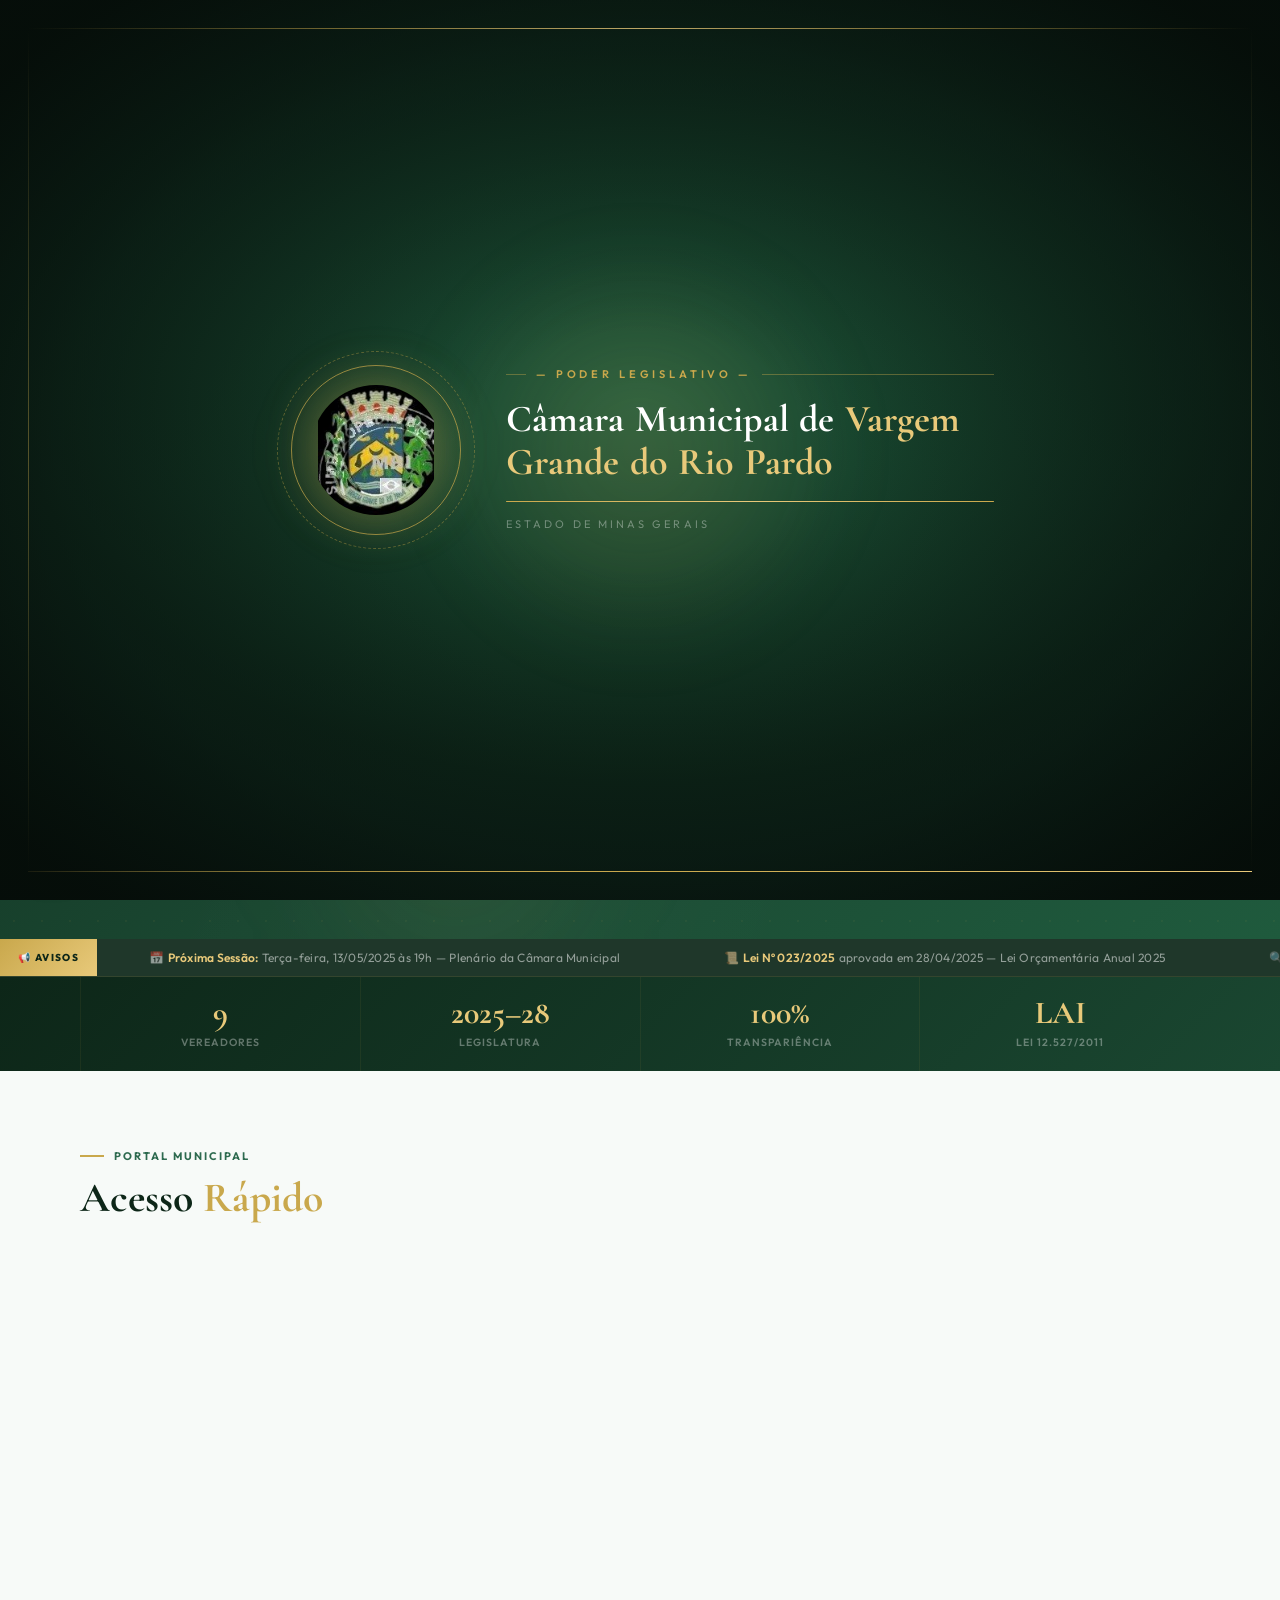
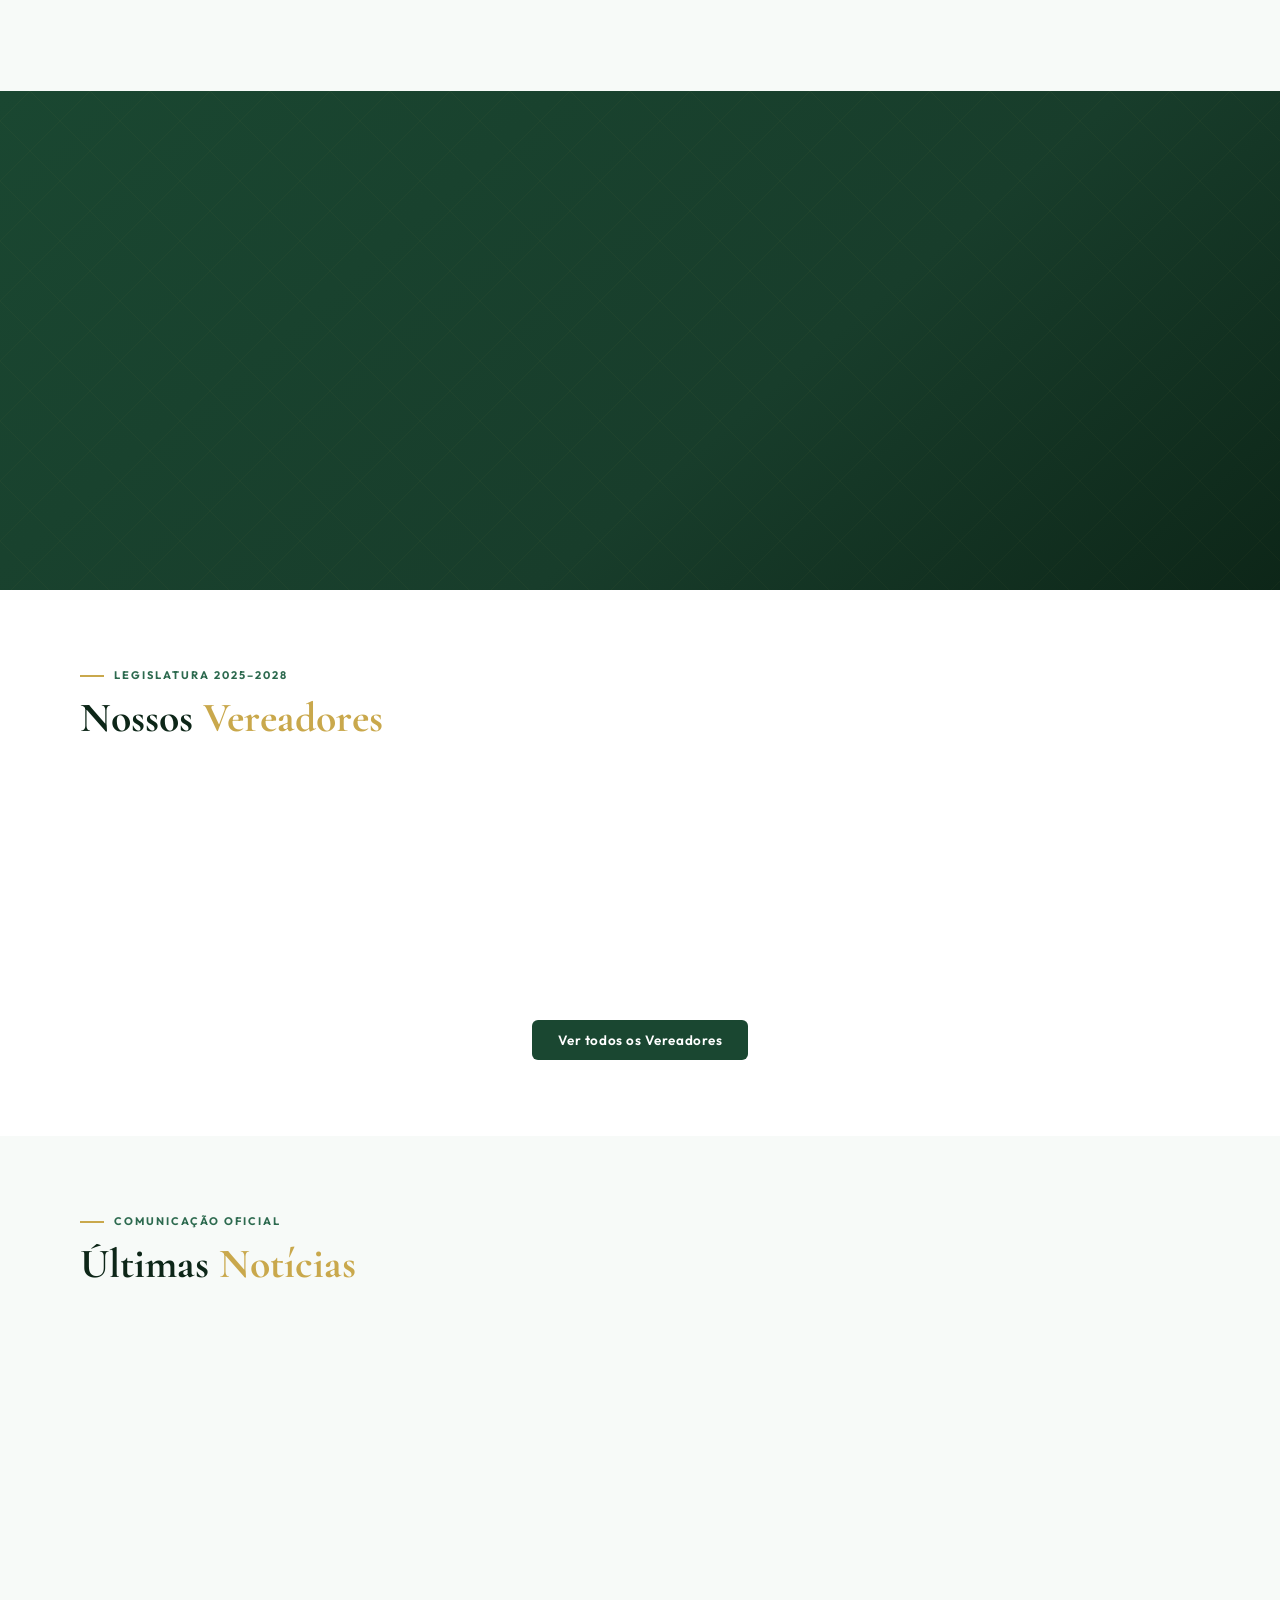
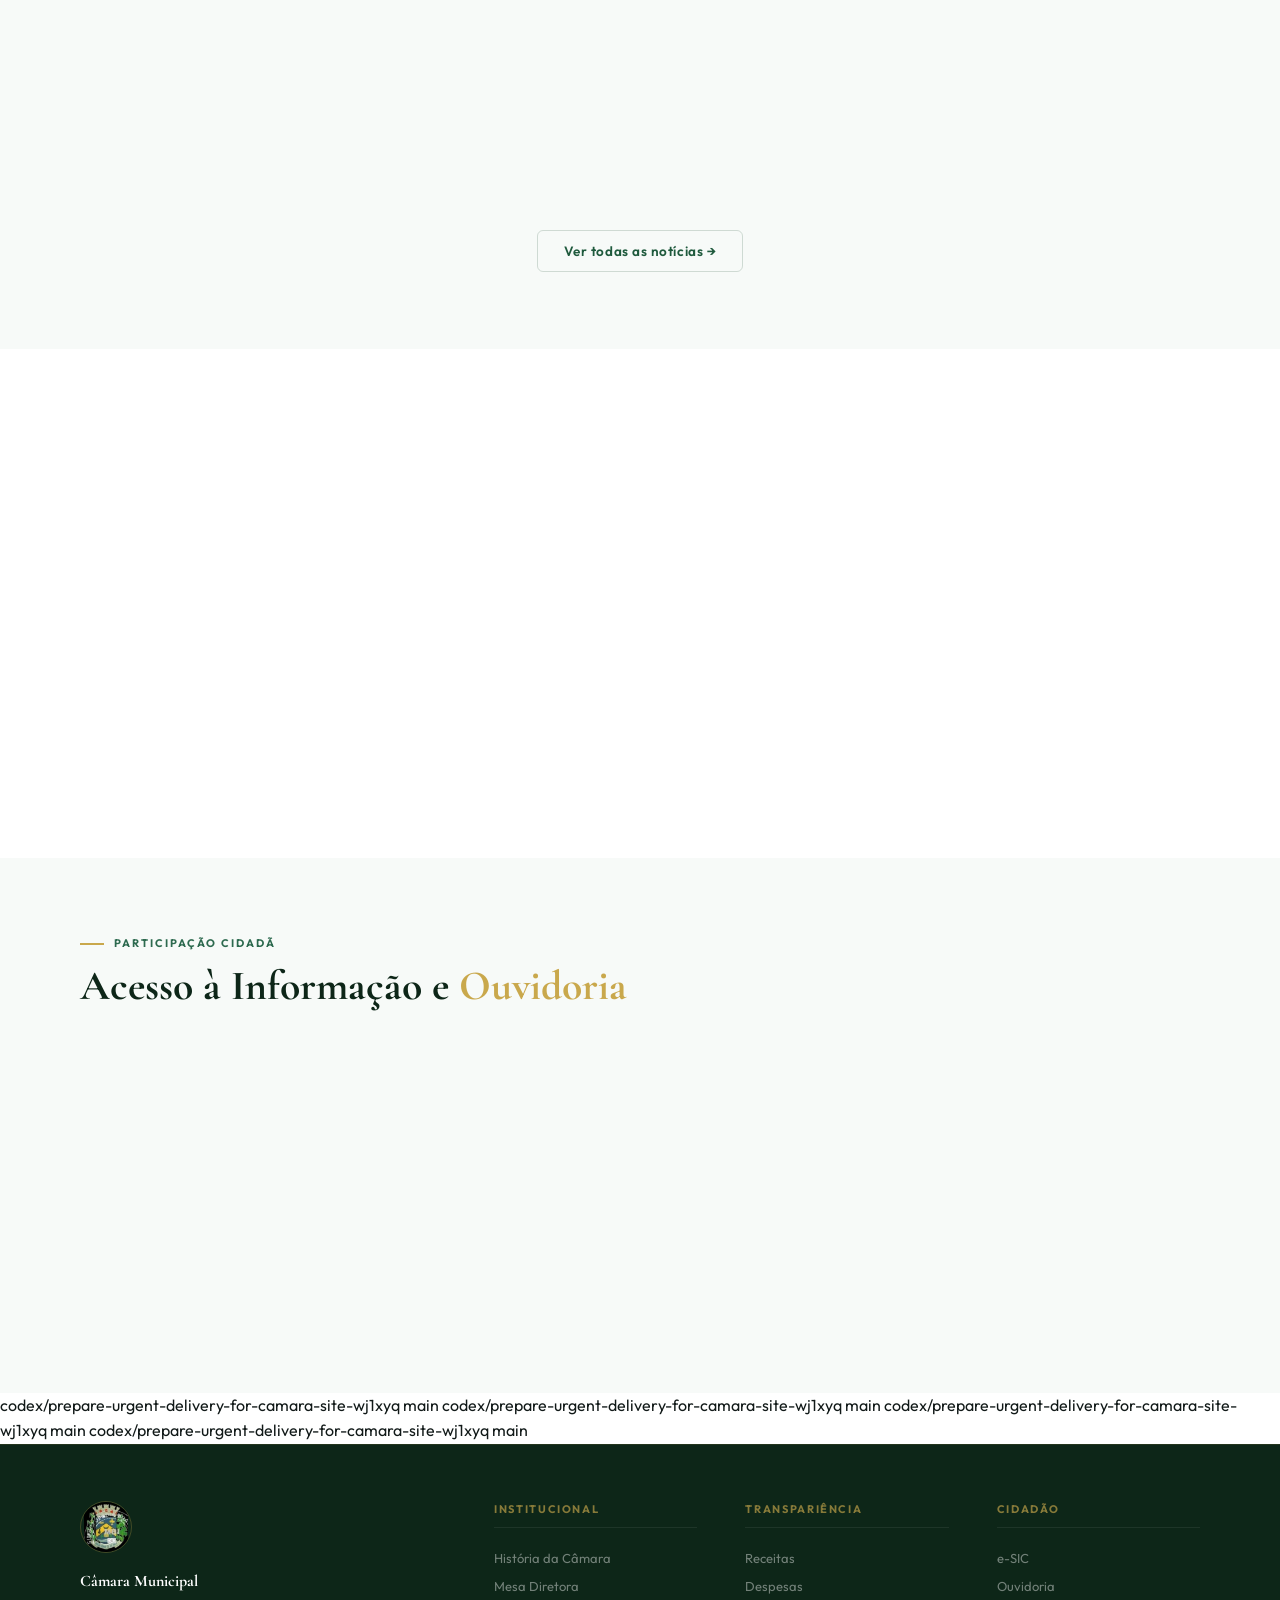
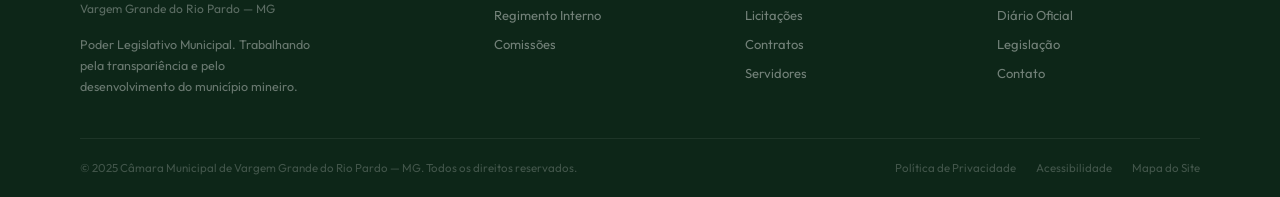
<file: camara_vargem_grande_rio_pardo_MG_BACKUP.html>
<!DOCTYPE html>
<html lang="pt-BR">
<head>
<meta charset="UTF-8">
<meta name="viewport" content="width=device-width, initial-scale=1.0">
<title>C&#226;mara Municipal de Vargem Grande do Rio Pardo &#8212; MG</title>
<meta name="description" content="Portal oficial da C&#226;mara Municipal de Vargem Grande do Rio Pardo, Minas Gerais.">
<link rel="preconnect" href="https://fonts.googleapis.com">
<link href="https://fonts.googleapis.com/css2?family=Cormorant+Garamond:ital,wght@0,300;0,400;0,600;0,700;1,400&family=Outfit:wght@300;400;500;600;700;900&display=swap" rel="stylesheet">
<style>
:root{
  --g900:#0d2618;--g800:#1a4731;--g700:#1f5a3d;--g600:#2d6a4f;
  --g500:#3d8b67;--g400:#52b788;--g300:#87cfae;--g100:#e8f5ef;--g50:#f3fbf7;
  --gold:#c9a84c;--gold-l:#e8c97a;--gold-d:#a07a28;
  --ink:#111918;--ink-m:#3d4a44;--ink-l:#6b7a72;
  --surface:#ffffff;--surface-2:#f7faf8;--surface-3:#eef5f1;
  --border:rgba(26,71,49,.1);--border-m:rgba(26,71,49,.18);
  --shadow-sm:0 1px 4px rgba(0,0,0,.06),0 2px 8px rgba(0,0,0,.04);
  --shadow-md:0 4px 16px rgba(0,0,0,.08),0 8px 32px rgba(0,0,0,.05);
  --shadow-lg:0 8px 32px rgba(0,0,0,.1),0 24px 64px rgba(0,0,0,.07);
  --shadow-xl:0 16px 64px rgba(0,0,0,.14),0 40px 100px rgba(0,0,0,.1);
  --r-sm:6px;--r-md:10px;--r-lg:16px;
  --ease:.22s cubic-bezier(.4,0,.2,1);
  --nav-h:68px;
  /* ── legado / compatibilidade ── */
  --verde:#1a4731;--verde-m:#2d6a4f;--verde-c:#52b788;
  --ouro:#c9a84c;--ouro-c:#e8c97a;
  --creme:#f8f4ec;--branco:#ffffff;
  --cinza:#2c2c2a;--cinza-m:#5a5a57;--cinza-c:#f0ede6;
}
*{margin:0;padding:0;box-sizing:border-box}
html{scroll-behavior:smooth;-webkit-text-size-adjust:100%}
body{font-family:"Outfit",sans-serif;color:var(--ink);background:var(--surface);overflow-x:hidden;line-height:1.6}
img{max-width:100%;display:block}
.container{max-width:1200px;margin:0 auto;padding:0 clamp(1.25rem,4vw,2.5rem)}
.section{padding:clamp(3.5rem,6vw,6rem) 0}
.page{display:none;background:var(--surface,#fff)}.page.active{display:block;animation:pgIn .35s ease}
@keyframes pgIn{from{opacity:0;transform:translateY(10px)}to{opacity:1;transform:none}}

/* BUTTONS */
.btn{display:inline-flex;align-items:center;gap:8px;font-family:"Outfit",sans-serif;font-weight:600;font-size:13.5px;letter-spacing:.04em;border-radius:var(--r-sm);padding:11px 26px;cursor:pointer;border:none;transition:var(--ease);text-decoration:none;white-space:nowrap}
.btn-gold{background:linear-gradient(135deg,var(--gold),var(--gold-l));color:var(--g900);box-shadow:0 2px 12px rgba(201,168,76,.3)}
.btn-gold:hover{box-shadow:0 4px 20px rgba(201,168,76,.5);transform:translateY(-1px)}
.btn-ghost{background:rgba(255,255,255,.1);color:#fff;border:1px solid rgba(255,255,255,.28);backdrop-filter:blur(8px)}
.btn-ghost:hover{background:rgba(255,255,255,.17);border-color:rgba(255,255,255,.5)}
.btn-outline{background:transparent;color:var(--g700);border:1.5px solid var(--border-m);font-size:13.5px}
.btn-outline:hover{background:var(--g100);border-color:var(--g600)}
.btn-green{background:var(--g800);color:#fff}
.btn-green:hover{background:var(--g700);transform:translateY(-1px);box-shadow:var(--shadow-md)}

/* SECTION HEADER */
.sec-eyebrow{display:flex;align-items:center;gap:10px;margin-bottom:10px}
.sec-eyebrow::before{content:"";width:24px;height:2px;background:var(--gold);flex-shrink:0}
.sec-eyebrow span{font-size:11px;font-weight:700;letter-spacing:.18em;text-transform:uppercase;color:var(--g600)}
.sec-h2{font-family:"Cormorant Garamond",serif;font-size:clamp(1.75rem,3.5vw,2.6rem);font-weight:700;color:var(--g900);line-height:1.15;margin-bottom:1rem}
.sec-h2 em{color:var(--gold);font-style:normal}
.sec-desc{font-size:15px;color:var(--ink-m);line-height:1.75;max-width:560px;font-weight:300}
.sec-divider{width:0;height:3px;background:linear-gradient(90deg,var(--gold),var(--gold-l));border-radius:2px;margin:1.25rem 0;transition:width .9s cubic-bezier(.16,1,.3,1)}
.sec-divider.in{width:48px}

/* NAV */
#nav{position:fixed;top:0;left:0;right:0;z-index:500;height:var(--nav-h);background:rgba(13,38,24,.96);backdrop-filter:blur(24px) saturate(180%);border-bottom:1px solid rgba(201,168,76,.15);transition:background var(--ease),box-shadow var(--ease)}
#nav.solid{background:rgba(13,38,24,.99);box-shadow:0 4px 40px rgba(0,0,0,.4)}
.nav-inner{max-width:1280px;margin:0 auto;padding:0 clamp(1rem,3vw,2rem);height:100%;display:flex;align-items:center;justify-content:space-between;gap:1rem}
.nav-brand{display:flex;align-items:center;gap:12px;cursor:pointer;text-decoration:none;flex-shrink:0}
.nav-brand img{width:42px;height:42px;border-radius:50%;object-fit:contain;border:1.5px solid rgba(201,168,76,.4)}
.nav-brand-name{font-family:"Cormorant Garamond",serif;font-size:14px;font-weight:700;color:#fff;line-height:1.2}
.nav-brand-sub{font-size:10.5px;font-weight:400;color:rgba(232,201,122,.65);letter-spacing:.05em}
.nav-links{display:flex;align-items:center;gap:1px;flex:1;justify-content:center}
.nav-link{font-size:12.5px;font-weight:500;color:rgba(255,255,255,.72);padding:6px 10px;border-radius:6px;cursor:pointer;transition:var(--ease);white-space:nowrap;background:none;border:none;font-family:"Outfit",sans-serif;letter-spacing:.01em}
.nav-link:hover{color:#fff;background:rgba(255,255,255,.08)}
.nav-link.active{color:var(--gold-l);background:rgba(201,168,76,.12)}
.nav-dd{position:relative}
.nav-dd-menu{display:none;position:absolute;top:100%;left:50%;transform:translateX(-50%);background:rgba(10,30,18,.98);backdrop-filter:blur(20px);border:1px solid rgba(201,168,76,.18);border-radius:var(--r-md);min-width:190px;padding:6px;box-shadow:var(--shadow-xl);z-index:100}
.nav-dd:hover .nav-dd-menu,.nav-dd-menu:hover{display:block}
.nav-dd>.nav-dd-menu{top:calc(100% - 4px)}
.nav-dd-item{display:block;padding:8px 12px;font-size:12.5px;color:rgba(255,255,255,.7);border-radius:6px;cursor:pointer;transition:var(--ease);white-space:nowrap;font-family:"Outfit",sans-serif}
.nav-dd-item:hover{color:#fff;background:rgba(255,255,255,.07)}
.nav-dd-arrow{font-size:9px;opacity:.55;margin-left:3px;transition:transform var(--ease);display:inline-block}
.nav-dd:hover .nav-dd-arrow{transform:rotate(180deg)}
.nav-cta{font-size:12px;font-weight:600;padding:8px 18px;background:linear-gradient(135deg,var(--gold),var(--gold-l));color:var(--g900);border-radius:6px;cursor:pointer;transition:var(--ease);white-space:nowrap;border:none;font-family:"Outfit",sans-serif;flex-shrink:0}
.nav-cta:hover{box-shadow:0 4px 20px rgba(201,168,76,.5);transform:translateY(-1px)}
.hamburger{display:none;flex-direction:column;gap:5px;cursor:pointer;padding:8px;background:none;border:none}
.hamburger span{width:22px;height:2px;background:#fff;border-radius:2px;transition:var(--ease);display:block}
.mobile-menu{display:none;position:fixed;top:var(--nav-h);left:0;right:0;bottom:0;background:rgba(10,30,18,.98);backdrop-filter:blur(24px);z-index:490;overflow-y:auto;padding:1.5rem}
.mobile-menu.open{display:flex;flex-direction:column;gap:3px}
.mm-item{font-size:15px;font-weight:500;color:rgba(255,255,255,.78);padding:12px 16px;border-radius:8px;cursor:pointer;transition:var(--ease);border:none;background:none;font-family:"Outfit",sans-serif;text-align:left;width:100%}
.mm-item:hover{color:#fff;background:rgba(255,255,255,.07)}
.mm-section{font-size:10px;font-weight:700;letter-spacing:.15em;text-transform:uppercase;color:rgba(201,168,76,.45);padding:12px 16px 4px;margin-top:8px}
.mm-divider{height:1px;background:rgba(255,255,255,.07);margin:8px 0}

/* ══════════════════════════════════════
   INTRO CINEMATOGRÁFICA — 5 ATOS
══════════════════════════════════════ */
#intro{
  position:fixed;top:0;left:0;right:0;bottom:0;
  width:100vw;height:100vh;
  z-index:9999;
  display:flex;align-items:center;justify-content:center;
  overflow:hidden;
  background:radial-gradient(ellipse 80% 70% at 50% 45%, #1f5a3d 0%, #0d2618 60%, #081510 100%);
}
/* .exit handled inline */
@keyframes introFadeOut{to{opacity:0}}
#intro.gone{display:none!important}

/* ── GRAIN TEXTURE ── */
.intro-grain{
  position:absolute;inset:0;pointer-events:none;z-index:1;
  opacity:.08;mix-blend-mode:overlay;
  background-image:repeating-linear-gradient(0deg,transparent,transparent 2px,rgba(201,168,76,.03) 2px,rgba(201,168,76,.03) 4px),repeating-linear-gradient(90deg,transparent,transparent 3px,rgba(0,0,0,.02) 3px,rgba(0,0,0,.02) 6px);
  background-size:4px 4px,6px 6px;
}
@keyframes grainShift{0%{transform:translate(0,0)}33%{transform:translate(-3%,-2%)}66%{transform:translate(2%,3%)}100%{transform:translate(-1%,1%)}}

/* ── VINHETA DOURADA ── */
.intro-vignette{
  position:absolute;inset:0;pointer-events:none;z-index:2;
  background:radial-gradient(ellipse 65% 65% at 50% 50%,transparent 20%,rgba(8,21,16,.55) 70%,rgba(5,12,8,.88) 100%);
}
.intro-breath{
  position:absolute;width:420px;height:420px;border-radius:50%;
  background:radial-gradient(circle,rgba(201,168,76,.18) 0%,transparent 70%);
  top:50%;left:50%;transform:translate(-50%,-50%);
  z-index:2;filter:blur(40px);
  animation:breathe 3s ease-in-out infinite;
}
@keyframes breathe{0%,100%{opacity:.5;transform:translate(-50%,-50%) scale(1)}50%{opacity:1;transform:translate(-50%,-50%) scale(1.2)}}

/* ── LINHAS MOLDURA ── */
.intro-frame{position:absolute;inset:28px;pointer-events:none;z-index:3}
.intro-line{position:absolute;left:0;right:0;background:linear-gradient(90deg,transparent,rgba(201,168,76,.55),rgba(232,201,122,.8),rgba(201,168,76,.55),transparent);height:1px;width:0}
.intro-line-t{top:0;left:0;right:0;width:0;animation:lineDrawLR 1s cubic-bezier(.4,0,.2,1) .1s forwards}
.intro-line-b{bottom:0;left:0;right:0;width:0;animation:lineDrawRL 1s cubic-bezier(.4,0,.2,1) .1s forwards}
@keyframes lineDrawLR{to{width:100%}}
@keyframes lineDrawRL{0%{width:0;margin-left:100%}to{width:100%;margin-left:0}}
.intro-line-v{
  position:absolute;
  width:1px;
  background:linear-gradient(180deg,transparent,rgba(201,168,76,.4),transparent);
  height:0;top:0;
}
.intro-line-vl{left:0;animation:lineDrawTB .7s ease .9s forwards}
.intro-line-vr{right:0;animation:lineDrawTB .7s ease .9s forwards}
@keyframes lineDrawTB{to{height:100%}}

/* ── STAGE ── */
.intro-stage{
  position:relative;z-index:10;
  display:flex;align-items:center;justify-content:center;
  width:100%;max-width:820px;
  padding:0 clamp(1.5rem,5vw,3.5rem);
  gap:0;
  min-height:200px;
}

/* ── ATO 1: LOGO ── */
.intro-logo-col{
  display:flex;align-items:center;justify-content:center;
  flex-shrink:0;position:relative;
  width:180px;height:180px;
}
/* Logo slide-left no ato 2 */
.intro-logo-col.act2{animation:none;transform:none;}

.intro-logo-halo{
  position:absolute;
  top:50%;left:50%;
  transform:translate(-50%,-50%);
  width:220px;height:220px;border-radius:50%;
  background:radial-gradient(circle,rgba(201,168,76,.22) 0%,transparent 65%);
  filter:blur(20px);
  opacity:0;animation:haloFadeIn .5s ease .2s forwards;
}
@keyframes haloFadeIn{to{opacity:1}}

.intro-ring-wrap{
  position:absolute;
  top:50%;left:50%;
  transform:translate(-50%,-50%);
  width:170px;height:170px;
}
.intro-ring-solid{
  position:absolute;inset:0;border-radius:50%;
  border:1.5px solid rgba(201,168,76,.7);
  opacity:0;animation:ringAppear .4s ease .3s forwards, ringSpin1 12s linear .7s infinite;
}
@keyframes ringSpin1{to{transform:rotate(360deg)}}
.intro-ring-dashed{
  position:absolute;inset:-14px;border-radius:50%;
  border:1px dashed rgba(201,168,76,.4);
  opacity:0;animation:ringAppear .4s ease .4s forwards, ringSpin2 18s linear .7s infinite;
}
@keyframes ringSpin2{to{transform:rotate(-360deg)}}
@keyframes ringAppear{to{opacity:1}}

.intro-logo-img{
  display:block;
  width:130px;height:130px;
  border-radius:50%;object-fit:contain;
  position:relative;z-index:2;
  flex-shrink:0;
  opacity:0;transform:scale(1.6) rotate(8deg);
  animation:logoSpring .65s cubic-bezier(.34,1.56,.64,1) .05s forwards;
  filter:drop-shadow(0 0 24px rgba(201,168,76,.35));
}
@keyframes logoSpring{to{opacity:1;transform:scale(1) rotate(0)}}

/* ── ATO 2: TEXTO ── */
.intro-text-col{
  flex:1;padding-left:2.5rem;overflow:hidden;
  opacity:0;transform:translateX(20px);
  animation:textColIn .5s ease 0.8s forwards;
}
@keyframes textColIn{to{opacity:1;transform:translateX(0)}}

.intro-eyebrow{
  font-family:"Outfit","Inter",sans-serif;font-size:11px;font-weight:600;
  letter-spacing:.35em;text-transform:uppercase;color:var(--gold);
  opacity:0;animation:eyeIn .35s ease 0.9s forwards;
  margin-bottom:14px;display:flex;align-items:center;gap:10px;
}
.intro-eyebrow::before,.intro-eyebrow::after{content:"";flex:1;height:1px;background:rgba(201,168,76,.4)}
.intro-eyebrow::before{max-width:20px}
@keyframes eyeIn{to{opacity:1}}

/* Palavra por palavra */
.intro-title{
  font-family:"Cormorant Garamond",serif;
  font-size:clamp(22px,3.5vw,38px);
  font-weight:700;color:#fff;line-height:1.15;
  margin-bottom:16px;
}
.intro-word{
  display:inline-block;
  opacity:0;filter:blur(8px);transform:translateY(6px);
  animation:wordReveal .5s ease forwards;
  margin-right:.28em;
}
.intro-word em{color:var(--gold-l);font-style:normal}

/* underline que se desenha */
.intro-underline{
  height:1.5px;width:0;
  background:linear-gradient(90deg,var(--gold),var(--gold-l),var(--gold));
  border-radius:2px;margin-bottom:14px;
  animation:underlineDraw .6s ease 2.1s forwards;
}
@keyframes underlineDraw{to{width:100%}}
@keyframes wordReveal{to{opacity:1;filter:blur(0);transform:translateY(0)}}

.intro-sig{
  font-family:"Outfit","Inter",sans-serif;font-size:11px;font-weight:400;
  letter-spacing:.28em;text-transform:uppercase;color:rgba(255,255,255,.35);
  opacity:0;animation:eyeIn .4s ease 2.4s forwards;
}

/* ── PROGRESS ── */
.intro-prog{
  position:absolute;bottom:28px;left:28px;right:28px;
  height:1px;z-index:10;overflow:hidden;
  background:rgba(201,168,76,.1);
}
.intro-prog-fill{
  height:100%;width:0;
  background:linear-gradient(90deg,transparent,var(--gold),var(--gold-l));
  animation:progFill 4.0s linear .1s forwards;
}
@keyframes progFill{to{width:100%}}

#site{opacity:0;animation:siteRev .6s ease 3.1s forwards}
@keyframes siteRev{to{opacity:1}}

/* HERO */
#hero{min-height:100vh;padding-top:var(--nav-h);background:linear-gradient(140deg,var(--g900) 0%,var(--g800) 55%,var(--g700) 100%);position:relative;display:flex;align-items:center;overflow:hidden}
.hero-geo{position:absolute;inset:0;pointer-events:none;overflow:hidden}
.hgc{position:absolute;border-radius:50%;border:1px solid rgba(201,168,76,.07)}
.hgc1{width:800px;height:800px;top:-220px;right:-160px}
.hgc2{width:500px;height:500px;top:30px;right:80px;border-color:rgba(201,168,76,.11)}
.hgc3{width:280px;height:280px;top:160px;right:190px;border-color:rgba(201,168,76,.16)}
.hdots{position:absolute;inset:0;background-image:radial-gradient(rgba(201,168,76,.06) 1px,transparent 1px);background-size:28px 28px}
.hgl1{position:absolute;width:700px;height:700px;background:radial-gradient(circle,rgba(45,106,79,.5) 0%,transparent 65%);top:-200px;right:-100px;filter:blur(80px);animation:hgl1a 9s ease-in-out infinite}
@keyframes hgl1a{0%,100%{transform:translate(0,0)}50%{transform:translate(30px,-30px)}}
.hgl2{position:absolute;width:400px;height:400px;background:radial-gradient(circle,rgba(201,168,76,.1) 0%,transparent 60%);bottom:-100px;left:20%;filter:blur(60px);animation:hgl2a 7s ease-in-out 2s infinite}
@keyframes hgl2a{0%,100%{transform:translate(0,0)}50%{transform:translate(-20px,20px)}}
.hshimmer{position:absolute;inset:0;background:linear-gradient(110deg,transparent 30%,rgba(255,255,255,.02) 50%,transparent 70%);animation:hshimAnim 8s ease-in-out infinite}
@keyframes hshimAnim{0%,100%{transform:translateX(-120%)}50%{transform:translateX(120%)}}
.hero-inner{max-width:1280px;margin:0 auto;padding:0 clamp(1.25rem,4vw,2.5rem) 0;display:grid;grid-template-columns:1fr auto;gap:4rem;align-items:center;position:relative;z-index:1;width:100%}
.hero-pill{display:inline-flex;align-items:center;gap:8px;background:rgba(201,168,76,.11);border:1px solid rgba(201,168,76,.26);border-radius:100px;padding:5px 16px 5px 10px;font-size:11px;font-weight:600;letter-spacing:.14em;color:var(--gold-l);margin-bottom:1.75rem;animation:slideUp .7s ease .1s both}
.hpulse{width:8px;height:8px;border-radius:50%;background:var(--gold-l);animation:hpulse 2s ease-in-out infinite}
@keyframes hpulse{0%,100%{box-shadow:0 0 0 0 rgba(232,201,122,.5)}50%{box-shadow:0 0 0 6px rgba(232,201,122,0)}}
.hero-h1{font-family:"Cormorant Garamond",serif;font-size:clamp(2.4rem,5.5vw,4.2rem);font-weight:700;color:#fff;line-height:1.06;letter-spacing:-.01em;margin-bottom:1.25rem;animation:slideUp .8s ease .25s both}
.hero-h1 em{color:var(--gold-l);font-style:normal}
.hero-copy{font-size:clamp(14px,1.6vw,16px);font-weight:300;color:rgba(255,255,255,.62);line-height:1.8;max-width:470px;margin-bottom:2.25rem;animation:slideUp .7s ease .4s both}
.hero-actions{display:flex;gap:12px;flex-wrap:wrap;animation:slideUp .7s ease .55s both}
@keyframes slideUp{from{opacity:0;transform:translateY(28px)}to{opacity:1;transform:none}}
.hero-visual{display:flex;flex-direction:column;align-items:center;gap:2rem;animation:visIn 1.2s cubic-bezier(.16,1,.3,1) .3s both}
@keyframes visIn{from{opacity:0;transform:scale(.65) rotate(-18deg)}to{opacity:1;transform:none}}
.hbwrap{position:relative;width:220px;height:220px}
.hbring{position:absolute;border-radius:50%;border:1px solid rgba(201,168,76,.18)}
.hbr1{inset:-30px;animation:spinSlow 44s linear infinite}
.hbr2{inset:-18px;border-color:rgba(201,168,76,.3);animation:spinSlow 32s linear reverse infinite}
.hbr3{inset:-7px;border-color:rgba(201,168,76,.44)}
@keyframes spinSlow{to{transform:rotate(360deg)}}
.hbr1::before{content:"";position:absolute;top:50%;left:-3px;width:6px;height:6px;border-radius:50%;background:var(--gold);transform:translateY(-50%)}
.hbr2::before{content:"";position:absolute;bottom:0;left:50%;width:5px;height:5px;border-radius:50%;background:rgba(201,168,76,.7);transform:translateX(-50%)}
.hbinner{position:absolute;inset:0;border-radius:50%;background:rgba(255,255,255,.055);backdrop-filter:blur(8px);display:flex;align-items:center;justify-content:center;border:1.5px solid rgba(201,168,76,.22);box-shadow:inset 0 0 40px rgba(201,168,76,.05),0 0 60px rgba(26,71,49,.4)}
.hbinner img{width:170px;height:170px;object-fit:contain;border-radius:50%;filter:drop-shadow(0 4px 16px rgba(0,0,0,.35))}
.hglass{background:rgba(255,255,255,.05);backdrop-filter:blur(20px);border:1px solid rgba(255,255,255,.1);border-radius:var(--r-lg);padding:1.2rem 1.5rem;display:flex;gap:1.25rem;width:100%}
.hgitem{text-align:center;flex:1}
.hgnum{font-family:"Cormorant Garamond",serif;font-size:1.6rem;font-weight:700;color:var(--gold-l);line-height:1}
.hglbl{font-size:10px;font-weight:500;letter-spacing:.1em;text-transform:uppercase;color:rgba(255,255,255,.38);margin-top:4px}
.hgdiv{width:1px;background:rgba(255,255,255,.1);align-self:stretch}

/* TICKER */
.ticker{background:rgba(13,38,24,.92);border-bottom:1px solid rgba(201,168,76,.12);overflow:hidden;display:flex;align-items:stretch;height:38px}
.ticker-badge{background:linear-gradient(135deg,var(--gold),var(--gold-l));color:var(--g900);font-size:10px;font-weight:800;letter-spacing:.14em;text-transform:uppercase;padding:0 18px;display:flex;align-items:center;flex-shrink:0;white-space:nowrap}
.ticker-of{overflow:hidden;flex:1;display:flex;align-items:center}
.ticker-track{display:flex;animation:tickMove 32s linear infinite;white-space:nowrap}
.ticker-track:hover{animation-play-state:paused}
@keyframes tickMove{0%{transform:translateX(0)}100%{transform:translateX(-50%)}}
.titem{padding:0 52px;font-size:12px;color:rgba(255,255,255,.52);letter-spacing:.02em}
.titem strong{color:var(--gold-l);font-weight:600}

/* STATS STRIP */
.stats-strip{background:linear-gradient(135deg,var(--g900),var(--g800))}
.stats-inner{display:grid;grid-template-columns:repeat(4,1fr);border-left:1px solid rgba(201,168,76,.08)}
.sitem{padding:1.4rem 1.5rem;text-align:center;border-right:1px solid rgba(201,168,76,.08);position:relative;transition:background var(--ease)}
.sitem:hover{background:rgba(255,255,255,.03)}
.sitem::after{content:"";position:absolute;bottom:0;left:50%;transform:translateX(-50%) scaleX(0);width:32px;height:2px;background:var(--gold);border-radius:2px;transition:transform .4s ease}
.sitem:hover::after{transform:translateX(-50%) scaleX(1)}
.snum{font-family:"Cormorant Garamond",serif;font-size:2rem;font-weight:700;color:var(--gold-l);line-height:1}
.slbl{font-size:10.5px;font-weight:600;letter-spacing:.1em;text-transform:uppercase;color:rgba(255,255,255,.35);margin-top:5px}

/* QUICK ACCESS */
.qa-grid{display:grid;grid-template-columns:repeat(auto-fit,minmax(145px,1fr));gap:11px;margin-top:2.5rem}
.qcard{background:var(--surface);border:1px solid var(--border);border-radius:var(--r-md);padding:1.5rem 1rem;text-align:center;cursor:pointer;transition:var(--ease);display:flex;flex-direction:column;align-items:center;gap:9px;position:relative;overflow:hidden}
.qcard::before{content:"";position:absolute;inset:0;background:linear-gradient(135deg,var(--g100),transparent);opacity:0;transition:opacity var(--ease)}
.qcard:hover{border-color:var(--g500);transform:translateY(-5px);box-shadow:var(--shadow-lg)}
.qcard:hover::before{opacity:1}
.qcard:hover .qico{background:var(--g800);color:#fff;transform:scale(1.1)}
.qico{width:52px;height:52px;border-radius:50%;background:var(--surface-3);display:flex;align-items:center;justify-content:center;font-size:22px;transition:var(--ease);flex-shrink:0}
.qlbl{font-size:13px;font-weight:600;color:var(--g800);position:relative}
.qsub{font-size:11px;color:var(--ink-l);position:relative}

/* TRANSP HERO */
.th-section{background:linear-gradient(140deg,var(--g800) 0%,#183d2b 60%,var(--g900) 100%);position:relative;overflow:hidden}
.th-section::before{content:"";position:absolute;inset:0;background:url("data:image/svg+xml,%3Csvg width='60' height='60' xmlns='http://www.w3.org/2000/svg'%3E%3Cpath d='M30 0L60 30L30 60L0 30z' fill='none' stroke='rgba(201,168,76,.04)' stroke-width='1'/%3E%3C/svg%3E") repeat;pointer-events:none}
.tr-grid{display:grid;grid-template-columns:1fr 1fr;gap:5rem;align-items:center;position:relative;z-index:1}
.tr-cg{display:grid;grid-template-columns:1fr 1fr;gap:10px}
.trc{background:rgba(255,255,255,.055);border:1px solid rgba(255,255,255,.09);border-radius:var(--r-md);padding:1.2rem;cursor:pointer;transition:var(--ease);display:flex;align-items:flex-start;gap:12px}
.trc:hover{background:rgba(255,255,255,.11);border-color:rgba(201,168,76,.38);transform:translateY(-2px);box-shadow:0 8px 24px rgba(0,0,0,.2)}
.trc-ico{font-size:20px;flex-shrink:0;width:40px;height:40px;background:rgba(255,255,255,.06);border-radius:8px;display:flex;align-items:center;justify-content:center}
.trc-t{color:#fff;font-size:13px;font-weight:600;margin-bottom:3px}
.trc-d{color:rgba(255,255,255,.42);font-size:11.5px}

/* VEREADORES HOME */
.verh-grid{display:grid;grid-template-columns:repeat(auto-fill,minmax(180px,1fr));gap:14px}
.verh-card{background:var(--surface);border:1px solid var(--border);border-radius:var(--r-md);padding:1.5rem 1rem;text-align:center;transition:var(--ease);cursor:pointer;overflow:hidden;position:relative}
.verh-card::after{content:"";position:absolute;bottom:0;left:0;right:0;height:3px;background:linear-gradient(90deg,var(--g700),var(--g400));transform:scaleX(0);transition:transform var(--ease);transform-origin:left}
.verh-card:hover{box-shadow:var(--shadow-lg);transform:translateY(-4px);border-color:var(--g400)}
.verh-card:hover::after{transform:scaleX(1)}
.vhav{width:70px;height:70px;border-radius:50%;background:var(--surface-3);margin:0 auto 10px;border:2.5px solid var(--g300);display:flex;align-items:center;justify-content:center;font-size:26px;transition:var(--ease)}
.verh-card:hover .vhav{border-color:var(--g600);background:var(--g100)}
.vhnm{font-size:13.5px;font-weight:700;color:var(--g800);margin-bottom:3px}
.vhcg{font-size:11px;color:var(--ink-l)}
.vhpt{font-size:10.5px;font-weight:700;color:var(--g500);margin-top:5px}

/* NOTICIAS HOME */
.not-grid{display:grid;grid-template-columns:2fr 1fr;gap:18px;margin-top:2.5rem}
.not-main{background:var(--surface);border:1px solid var(--border);border-radius:var(--r-lg);overflow:hidden;cursor:pointer;transition:var(--ease)}
.not-main:hover{box-shadow:var(--shadow-lg);transform:translateY(-3px)}
.not-img{height:200px;background:linear-gradient(135deg,var(--g700),var(--g900));display:flex;align-items:flex-end;padding:1.25rem;position:relative;overflow:hidden}
.not-img::before{content:"";position:absolute;inset:0;background:linear-gradient(to bottom,transparent 30%,rgba(0,0,0,.5))}
.not-tag{position:relative;z-index:1;background:linear-gradient(135deg,var(--gold),var(--gold-l));color:var(--g900);font-size:10px;font-weight:800;letter-spacing:.1em;text-transform:uppercase;padding:3px 10px;border-radius:4px}
.not-body{padding:1.5rem}
.not-date{font-size:11.5px;color:var(--ink-l);margin-bottom:6px}
.not-title{font-family:"Cormorant Garamond",serif;font-size:1.1rem;font-weight:600;color:var(--g800);line-height:1.3;margin-bottom:8px}
.not-desc{font-size:13px;color:var(--ink-m);line-height:1.65}
.not-side{display:flex;flex-direction:column;gap:10px}
.not-mini{background:var(--surface);border:1px solid var(--border);border-radius:var(--r-md);padding:1.1rem;cursor:pointer;transition:var(--ease);border-left:3px solid transparent}
.not-mini:hover{box-shadow:var(--shadow-md);border-left-color:var(--gold);transform:translateX(3px)}

/* LEG BOXES */
.lbgrid{display:grid;grid-template-columns:1fr 1fr;gap:18px;margin-top:2.5rem}
.lbox{border:1px solid var(--border);border-radius:var(--r-md);overflow:hidden;background:var(--surface);box-shadow:var(--shadow-sm)}
.lhdr{background:linear-gradient(135deg,var(--g800),var(--g700));padding:1rem 1.5rem;display:flex;align-items:center;gap:10px}
.lhico{font-size:20px}
.lhtit{color:#fff;font-family:"Cormorant Garamond",serif;font-size:1rem;font-weight:600}
.lrow{padding:.85rem 1.5rem;border-bottom:.5px solid var(--border);display:flex;justify-content:space-between;align-items:center;font-size:13px;cursor:pointer;transition:var(--ease)}
.lrow:last-child{border-bottom:none}
.lrow:hover{background:var(--surface-2);padding-left:1.85rem}
.lrnum{font-weight:700;color:var(--g700)}
.lrtag{font-size:10.5px;background:var(--g100);color:var(--g600);padding:2px 9px;border-radius:4px;font-weight:600}
.lrtag.hoje{background:rgba(201,168,76,.13);color:var(--gold-d)}
.lft{padding:.85rem 1.5rem;border-top:.5px solid var(--border);text-align:center}
.lft a{font-size:13px;font-weight:600;color:var(--g600);cursor:pointer;transition:var(--ease);text-decoration:none}
.lft a:hover{color:var(--g800)}

/* CANAL */
.canal-grid{display:grid;grid-template-columns:1fr 1fr;gap:18px}
.ccard{background:var(--surface);border:1px solid var(--border);border-radius:var(--r-lg);padding:2rem;border-top:3px solid var(--g700);cursor:pointer;transition:var(--ease);position:relative;overflow:hidden}
.ccard::before{content:"";position:absolute;inset:0;background:linear-gradient(135deg,var(--g50),transparent);opacity:0;transition:opacity var(--ease)}
.ccard:hover{box-shadow:var(--shadow-lg);transform:translateY(-4px)}
.ccard:hover::before{opacity:1}
.cico{font-size:32px;margin-bottom:1rem;position:relative}
.ctit{font-family:"Cormorant Garamond",serif;font-size:1.2rem;font-weight:600;color:var(--g800);margin-bottom:.5rem;position:relative}
.cdesc{font-size:13.5px;color:var(--ink-m);line-height:1.65;margin-bottom:1.25rem;font-weight:300;position:relative}

/* FOOTER */
footer{background:var(--g900);border-top:1px solid rgba(201,168,76,.12)}
.ft-top{padding:3.5rem 0 2.5rem;display:grid;grid-template-columns:1.8fr 1fr 1fr 1fr;gap:3rem}
.ftbl{width:52px;height:52px;border-radius:50%;object-fit:contain;border:1.5px solid rgba(201,168,76,.28);margin-bottom:1rem}
.ftbn{font-family:"Cormorant Garamond",serif;font-size:1rem;font-weight:700;color:#fff;margin-bottom:.25rem}
.ftbs{font-size:12px;color:rgba(255,255,255,.32);margin-bottom:1rem}
.ftbd{font-size:12.5px;color:rgba(255,255,255,.38);line-height:1.7;max-width:240px}
.ftct{font-size:11px;font-weight:700;letter-spacing:.15em;text-transform:uppercase;color:rgba(201,168,76,.65);margin-bottom:1rem;padding-bottom:8px;border-bottom:1px solid rgba(255,255,255,.07)}
.ftlnk{display:block;font-size:13px;color:rgba(255,255,255,.42);cursor:pointer;padding:4px 0;transition:var(--ease);text-decoration:none}
.ftlnk:hover{color:rgba(255,255,255,.85);padding-left:5px}
.ft-bot{border-top:1px solid rgba(255,255,255,.07);padding:1.25rem 0;display:flex;justify-content:space-between;align-items:center;flex-wrap:wrap;gap:.75rem}
.ftbc{font-size:11.5px;color:rgba(255,255,255,.22)}
.ftbl2{display:flex;gap:20px}
.ftbl2 a{font-size:11.5px;color:rgba(255,255,255,.22);cursor:pointer;transition:var(--ease);text-decoration:none}
.ftbl2 a:hover{color:rgba(255,255,255,.6)}

/* INTERNAL PAGES */
.pg-hero{background:linear-gradient(135deg,var(--g900) 0%,var(--g800) 100%);padding:3rem 0 2rem;border-bottom:2px solid rgba(201,168,76,.18);position:relative;overflow:hidden;margin-top:0}
.pg-hero::after{content:"";position:absolute;top:0;right:0;width:40%;height:100%;background:radial-gradient(ellipse at right,rgba(45,106,79,.28),transparent)}
.pg-hero-inner{max-width:1200px;margin:0 auto;padding:0 2rem;display:flex;align-items:center;gap:1.5rem;position:relative;z-index:1}
.pg-hero-ico{font-size:2.8rem}
.pg-hero h2{font-family:"Cormorant Garamond",serif;color:#fff;font-size:2rem;font-weight:700;margin-bottom:.2rem}
.pg-hero p{color:rgba(255,255,255,.58);font-size:13.5px}
.pg-breadcrumb{font-size:11.5px;color:rgba(255,255,255,.38);margin-bottom:.4rem}
.pg-breadcrumb span{color:var(--gold-l)}
.pg-body{max-width:1200px;margin:0 auto;padding:3rem 2rem}

/* Internal reused components */
.transp-cats{display:grid;grid-template-columns:repeat(auto-fit,minmax(280px,1fr));gap:16px;margin-bottom:3rem}
.transp-cat{background:var(--surface);border:1px solid var(--border);border-radius:var(--r-md);overflow:hidden;box-shadow:var(--shadow-sm)}
.transp-cat-hdr{background:linear-gradient(135deg,var(--g800),var(--g700));padding:1.1rem 1.4rem;display:flex;align-items:center;gap:12px}
.transp-cat-hdr-ico{font-size:22px}
.transp-cat-hdr-t{color:#fff;font-family:"Cormorant Garamond",serif;font-size:1rem;font-weight:600}
.transp-cat-body{padding:1.4rem}
.transp-cat-body p{font-size:13px;color:var(--ink-m);line-height:1.65;margin-bottom:1rem}
.transp-item{display:flex;justify-content:space-between;align-items:center;padding:.6rem 0;border-bottom:.5px solid var(--border);font-size:13px}
.transp-item:last-child{border-bottom:none}
.transp-item-t{color:var(--ink)}
.transp-item-v{font-weight:700;color:var(--g700)}
.transp-item-badge{font-size:10.5px;background:var(--g100);color:var(--g600);padding:2px 9px;border-radius:4px;font-weight:600}
.ver-pg-grid{display:grid;grid-template-columns:repeat(auto-fit,minmax(260px,1fr));gap:20px}
.ver-pg-card{background:var(--surface);border:1px solid var(--border);border-radius:var(--r-lg);overflow:hidden;transition:var(--ease);box-shadow:var(--shadow-sm)}
.ver-pg-card:hover{box-shadow:var(--shadow-lg);transform:translateY(-3px)}
.ver-pg-top{background:linear-gradient(135deg,var(--g800),var(--g700));padding:1.5rem;text-align:center}
.ver-pg-av{width:88px;height:88px;border-radius:50%;background:rgba(255,255,255,.12);margin:0 auto 10px;border:2.5px solid rgba(201,168,76,.5);display:flex;align-items:center;justify-content:center;font-size:34px;color:#fff}
.ver-pg-nm{font-family:"Cormorant Garamond",serif;color:#fff;font-size:1.1rem;font-weight:700;margin-bottom:3px}
.ver-pg-cg{color:var(--gold-l);font-size:11.5px;font-weight:600;letter-spacing:.05em}
.ver-pg-body{padding:1.25rem}
.ver-pg-row{display:flex;justify-content:space-between;padding:.5rem 0;border-bottom:.5px solid var(--border);font-size:13px}
.ver-pg-row:last-child{border-bottom:none}
.ver-pg-lbl{color:var(--ink-l)}
.ver-pg-val{font-weight:600;color:var(--g700)}
.leg-filtros{display:flex;gap:8px;margin-bottom:1.5rem;flex-wrap:wrap}
.leg-filtro{padding:6px 16px;border:1.5px solid var(--border-m);border-radius:100px;font-size:12.5px;cursor:pointer;transition:var(--ease);background:var(--surface);color:var(--ink-m);font-family:"Outfit",sans-serif}
.leg-filtro.ativo,.leg-filtro:hover{background:var(--g800);color:#fff;border-color:var(--g800)}
.leg-tabela{width:100%;border-collapse:collapse;border-radius:var(--r-md);overflow:hidden;box-shadow:var(--shadow-sm)}
.leg-tabela th{background:var(--g800);color:#fff;padding:.9rem 1.25rem;text-align:left;font-size:12.5px;font-weight:600}
.leg-tabela td{padding:.9rem 1.25rem;font-size:13px;border-bottom:.5px solid var(--border)}
.leg-tabela tr:hover td{background:var(--surface-2)}
.leg-tabela tr:last-child td{border-bottom:none}
.esic-grid{display:grid;grid-template-columns:1fr 1.5fr;gap:3rem}
.esic-info{background:var(--surface-2);border-radius:var(--r-lg);padding:2rem;border:1px solid var(--border)}
.esic-info h3{font-family:"Cormorant Garamond",serif;color:var(--g800);font-size:1.2rem;margin-bottom:1rem}
.esic-info p{font-size:13px;color:var(--ink-m);line-height:1.7;margin-bottom:1rem}
.esic-prazo{background:linear-gradient(135deg,var(--g800),var(--g700));color:#fff;border-radius:var(--r-md);padding:1rem 1.5rem;margin-top:1.5rem;font-size:13px}
.esic-prazo strong{color:var(--gold-l);font-size:1.4rem;display:block;font-family:"Cormorant Garamond",serif}
.esic-form{background:var(--surface);border:1px solid var(--border);border-radius:var(--r-lg);padding:2rem;box-shadow:var(--shadow-sm)}
.esic-form h3{font-family:"Cormorant Garamond",serif;color:var(--g800);font-size:1.2rem;margin-bottom:1.5rem}
.form-group{margin-bottom:1.25rem}
.form-group label{display:block;font-size:13px;font-weight:600;color:var(--g700);margin-bottom:.5rem}
.form-group input,.form-group textarea,.form-group select{width:100%;padding:10px 14px;border:1.5px solid var(--border-m);border-radius:var(--r-sm);font-size:14px;font-family:"Outfit",sans-serif;outline:none;transition:border-color var(--ease);background:var(--surface);color:var(--ink)}
.form-group input:focus,.form-group textarea:focus,.form-group select:focus{border-color:var(--g600);box-shadow:0 0 0 3px rgba(82,183,136,.1)}
.ouv-tipos{display:grid;grid-template-columns:repeat(4,1fr);gap:12px;margin-bottom:2rem}
.ouv-tipo{border:2px solid var(--border);border-radius:var(--r-md);padding:1rem;text-align:center;cursor:pointer;transition:var(--ease);background:var(--surface)}
.ouv-tipo:hover,.ouv-tipo.sel{border-color:var(--g700);background:var(--g100)}
.ouv-tipo-ico{font-size:26px;margin-bottom:6px}
.ouv-tipo-t{font-size:12px;font-weight:600;color:var(--g700)}
.diario-grid{display:grid;grid-template-columns:repeat(auto-fill,minmax(280px,1fr));gap:16px}
.diario-card{background:var(--surface);border:1px solid var(--border);border-radius:var(--r-md);padding:1.5rem;transition:var(--ease);cursor:pointer;box-shadow:var(--shadow-sm)}
.diario-card:hover{box-shadow:var(--shadow-md);transform:translateY(-3px);border-color:var(--g400)}
.diario-edicao{font-size:10.5px;color:var(--ink-l);margin-bottom:.5rem;text-transform:uppercase;letter-spacing:.1em}
.diario-data{font-family:"Cormorant Garamond",serif;font-size:1.1rem;color:var(--g800);font-weight:600;margin-bottom:.75rem}
.diario-tag-pill{font-size:10.5px;background:var(--g100);color:var(--g600);padding:3px 10px;border-radius:100px;font-weight:600;display:inline-block;margin-bottom:.75rem}
.diario-btn{display:flex;align-items:center;gap:6px;color:var(--g600);font-size:13px;font-weight:600;margin-top:.75rem}
.contato-grid{display:grid;grid-template-columns:1fr 1.5fr;gap:3rem}
.contato-info{display:flex;flex-direction:column;gap:12px}
.contato-item{background:var(--surface);border:1px solid var(--border);border-radius:var(--r-md);border-left:3px solid var(--gold);padding:1.2rem 1.5rem;box-shadow:var(--shadow-sm)}
.contato-item-lbl{font-size:11px;font-weight:700;letter-spacing:.1em;text-transform:uppercase;color:var(--ink-l);margin-bottom:.35rem}
.contato-item-val{font-size:15px;color:var(--g800);font-weight:600}
.contato-item-sub{font-size:12px;color:var(--ink-l);margin-top:.15rem}
.inst-grid{display:grid;grid-template-columns:2fr 1fr;gap:3rem;align-items:start}
.inst-body{font-size:15px;color:var(--ink-m);line-height:1.8}
.inst-body h3{font-family:"Cormorant Garamond",serif;color:var(--g800);font-size:1.2rem;margin:2rem 0 .6rem;font-weight:600}
.inst-body p{margin-bottom:1rem}
.inst-sidebar{display:flex;flex-direction:column;gap:12px}
.inst-box{background:var(--surface-2);border-radius:var(--r-md);border:1px solid var(--border);border-top:2.5px solid var(--g700);padding:1.2rem}
.inst-box h4{font-family:"Cormorant Garamond",serif;color:var(--g800);font-size:1rem;margin-bottom:.75rem}
.inst-box-item{font-size:12.5px;color:var(--ink-m);padding:.4rem 0;border-bottom:.5px solid var(--border)}
.inst-box-item:last-child{border-bottom:none}

/* SCROLL REVEAL */
.rv{opacity:0;transform:translateY(26px);transition:opacity .65s ease,transform .65s ease}
.rv.in{opacity:1;transform:none}
.rv-l{opacity:0;transform:translateX(-26px);transition:opacity .65s ease,transform .65s ease}
.rv-l.in{opacity:1;transform:none}
.rv-r{opacity:0;transform:translateX(26px);transition:opacity .65s ease,transform .65s ease}
.rv-r.in{opacity:1;transform:none}
.rv-s{opacity:0;transform:scale(.94);transition:opacity .6s ease,transform .6s ease}
.rv-s.in{opacity:1;transform:none}

/* BACK TO TOP */
#btt{position:fixed;bottom:28px;right:28px;width:46px;height:46px;background:var(--g800);border:1.5px solid rgba(201,168,76,.38);border-radius:50%;display:flex;align-items:center;justify-content:center;cursor:pointer;opacity:0;transform:translateY(14px);transition:all .3s;z-index:490;color:var(--gold-l);font-size:18px;font-weight:700;box-shadow:var(--shadow-md)}
#btt.show{opacity:1;transform:translateY(0)}
#btt:hover{background:var(--gold);color:var(--g900);border-color:var(--gold)}

/* RESPONSIVE */




/* ─── TOPBAR ─── */
.topbar{background:rgba(13,38,24,.97);border-bottom:1px solid rgba(201,168,76,.12);position:relative;z-index:499}
.tb-in{max-width:1280px;margin:0 auto;padding:0 clamp(1rem,3vw,2rem);display:flex;justify-content:space-between;align-items:center;min-height:38px;gap:8px;flex-wrap:wrap}
.tb-links{display:flex;gap:2px}
.tb-links a,.tb-links button{color:rgba(255,255,255,.42);text-decoration:none;font-size:11px;font-weight:500;padding:3px 10px;border-radius:4px;transition:var(--ease);cursor:pointer;background:none;border:none;font-family:'Outfit',sans-serif}
.tb-links a:hover,.tb-links button:hover{color:rgba(255,255,255,.8);background:rgba(255,255,255,.06)}
.tb-right{display:flex;gap:6px}
.tb-btn{font-size:11px;font-weight:700;padding:4px 13px;border-radius:5px;cursor:pointer;transition:var(--ease);border:1px solid transparent;font-family:'Outfit',sans-serif}
.tb-btn-gold{background:rgba(201,168,76,.15);color:var(--gold-l);border-color:rgba(201,168,76,.25)}
.tb-btn-gold:hover{background:rgba(201,168,76,.28)}
.tb-btn-green{background:rgba(82,183,136,.12);color:var(--g300);border-color:rgba(82,183,136,.2)}
.tb-btn-green:hover{background:rgba(82,183,136,.22)}

/* ─── INNER HERO ─── */
.ih{background:linear-gradient(135deg,var(--g900),var(--g800));padding:clamp(2rem,4vw,3rem) 0 clamp(1.5rem,3vw,2rem);border-bottom:2px solid rgba(201,168,76,.15);position:relative;overflow:hidden}
.ih::after{content:'';position:absolute;top:0;right:0;width:40%;height:100%;background:radial-gradient(ellipse at right,rgba(45,106,79,.2),transparent);pointer-events:none}
.ih-in{max-width:1200px;margin:0 auto;padding:0 clamp(1.25rem,4vw,2.5rem);position:relative;z-index:1}
.ih-back{background:rgba(255,255,255,.08);border:1px solid rgba(255,255,255,.14);color:rgba(255,255,255,.65);font-size:12px;font-weight:600;padding:5px 13px;border-radius:6px;cursor:pointer;font-family:'Outfit',sans-serif;transition:var(--ease);margin-bottom:1.1rem;display:inline-flex;align-items:center;gap:5px}
.ih-back:hover{background:rgba(255,255,255,.14);color:#fff}
.ih-title{font-family:'Cormorant Garamond',serif;font-weight:700;font-size:clamp(1.6rem,3.5vw,2.4rem);color:#fff;line-height:1.1;margin-bottom:.5rem}
.ih-title em{color:var(--gold-l);font-style:normal}
.ih-desc{font-size:13px;color:rgba(255,255,255,.5);line-height:1.65;max-width:600px;margin-bottom:.9rem}
.ih-pills{display:flex;gap:7px;flex-wrap:wrap}
.ih-pill{font-size:10px;font-weight:700;letter-spacing:.1em;text-transform:uppercase;padding:3px 9px;border-radius:100px;background:rgba(255,255,255,.07);color:rgba(255,255,255,.45);border:1px solid rgba(255,255,255,.1)}
.ih-pill-g{background:rgba(82,183,136,.14);color:var(--g300);border-color:rgba(82,183,136,.22)}

/* ─── PAGE WRAP ─── */
.pw{max-width:1200px;margin:0 auto;padding:clamp(1.5rem,3vw,2.5rem) clamp(1.25rem,4vw,2.5rem) clamp(2.5rem,5vw,4rem)}

/* ─── LAI BLOCK ─── */
.lai{background:linear-gradient(135deg,var(--g900),var(--g800) 55%,var(--g700));border-radius:var(--r-lg);overflow:hidden;margin-bottom:24px;border:1px solid rgba(82,183,136,.13)}
.lai-inner{display:grid;grid-template-columns:1fr 1fr;min-height:180px}
.lai-text{padding:clamp(1.2rem,3vw,2rem);display:flex;flex-direction:column;justify-content:center}
.lai-text h3{font-family:'Cormorant Garamond',serif;font-weight:700;font-size:1.55rem;color:#fff;margin-bottom:.6rem}
.lai-text h3 em{color:var(--gold-l);font-style:normal}
.lai-text p{font-size:13px;color:rgba(255,255,255,.55);line-height:1.75;margin-bottom:.6rem;font-weight:300}
.lai-num{font-size:10.5px;font-weight:700;letter-spacing:.1em;color:rgba(201,168,76,.65);text-transform:uppercase}
.lai-links{background:rgba(0,0,0,.18);padding:clamp(1rem,2.5vw,1.75rem);display:flex;flex-direction:column;gap:7px;justify-content:center;border-left:1px solid rgba(82,183,136,.09)}
.lai-link{display:flex;align-items:center;gap:9px;background:rgba(255,255,255,.045);border:1px solid rgba(255,255,255,.07);color:rgba(255,255,255,.65);text-decoration:none;padding:9px 13px;font-size:12.5px;font-weight:600;border-radius:6px;transition:var(--ease);cursor:pointer}
.lai-link:hover{background:rgba(82,183,136,.13);color:#fff}
.lai-link-arr{margin-left:auto;opacity:.35;font-size:13px}


/* ─── TRANSPARENCY CATEGORY CARDS ─── */
.tcat-grid{display:grid;grid-template-columns:repeat(auto-fill,minmax(220px,1fr));gap:12px;margin-bottom:24px}
.tcat{background:var(--surface);border:1px solid var(--border);border-left:4px solid var(--g600);border-radius:var(--r-md);padding:1.1rem 1.3rem;cursor:pointer;transition:var(--ease);display:block;user-select:none}
.tcat:hover{border-left-color:var(--gold);box-shadow:var(--shadow-md);transform:translateY(-3px);background:var(--g50)}
.tcat-code{font-size:10px;font-weight:700;letter-spacing:.12em;text-transform:uppercase;color:var(--g600);margin-bottom:4px}
.tcat-name{font-family:'Cormorant Garamond',serif;font-size:1.05rem;font-weight:700;color:var(--g800);margin-bottom:4px;line-height:1.2}
.tcat-desc{font-size:12px;color:var(--ink-l);line-height:1.55;margin-bottom:.65rem}
.tcat-cta{font-size:12px;font-weight:700;color:var(--g600);display:flex;align-items:center;gap:4px}
.tcat:hover .tcat-cta{color:var(--g800)}

/* ─── DATA TABLE WIDGET ─── */
.dtw{background:var(--surface);border-radius:var(--r-md);overflow:hidden;box-shadow:var(--shadow-sm);margin-bottom:20px;border:1px solid var(--border)}
.dth{padding:14px 20px;border-bottom:1px solid var(--border);display:flex;align-items:center;justify-content:space-between;gap:12px;flex-wrap:wrap;background:var(--surface-2)}
.dtf{display:flex;gap:8px;flex-wrap:wrap;align-items:center}
.dti{background:var(--surface);border:1.5px solid var(--border-m);border-radius:var(--r-sm);padding:7px 12px;font-size:13px;color:var(--ink);outline:none;font-family:'Outfit',sans-serif;min-width:180px;transition:border-color var(--ease)}
.dti:focus{border-color:var(--g600);box-shadow:0 0 0 3px rgba(82,183,136,.1)}
.dts{background:var(--surface);border:1.5px solid var(--border-m);border-radius:var(--r-sm);padding:7px 11px;font-size:13px;color:var(--ink);outline:none;font-family:'Outfit',sans-serif;cursor:pointer}
.dtlbl{font-family:'Cormorant Garamond',serif;font-weight:700;font-size:1rem;color:var(--g800)}
.dt-table-wrap{overflow-x:auto}
table.dt{width:100%;border-collapse:collapse}
table.dt thead th{padding:9px 16px;font-size:10px;font-weight:700;letter-spacing:.14em;color:var(--ink-l);text-transform:uppercase;text-align:left;background:var(--surface-2);border-bottom:1px solid var(--border);white-space:nowrap}
table.dt tbody tr{border-bottom:.5px solid var(--border);transition:background var(--ease)}
table.dt tbody tr:last-child{border-bottom:none}
table.dt tbody tr:hover{background:var(--g50)}
table.dt td{padding:10px 16px;font-size:13px;color:var(--ink);vertical-align:middle}
.dt-num{font-family:'Courier New',monospace;font-size:12px;font-weight:700;color:var(--g700)}

/* ─── STATUS BADGES ─── */
.sp{display:inline-flex;align-items:center;gap:5px;font-size:11px;font-weight:700;padding:3px 10px;border-radius:100px;white-space:nowrap}
.sp::before{content:'';width:6px;height:6px;border-radius:50%;background:currentColor;opacity:.75;flex-shrink:0}
.sp-ok{background:#d1fae5;color:#065f46}
.sp-info{background:#dbeafe;color:#1e40af}
.sp-pend{background:#fef3c7;color:#92400e}
.sp-conc{background:var(--surface-3);color:var(--ink-l)}
.sp-rev{background:#fee2e2;color:#991b1b}

/* ─── INFO BOX ─── */
.info-box{border-radius:var(--r-sm);padding:12px 16px;font-size:13px;line-height:1.6;display:flex;align-items:flex-start;gap:10px;margin-bottom:16px}
.info-box-gold{background:rgba(201,168,76,.1);border:1px solid rgba(201,168,76,.3);color:var(--ink-m)}
.info-box-green{background:var(--g100);border:1px solid rgba(82,183,136,.3);color:var(--g700)}
.info-box-ico{font-size:16px;flex-shrink:0;margin-top:1px}

/* ─── SERVIDORES ─── */
.ver-subsidy{background:var(--g100);border:1px solid rgba(82,183,136,.2);border-radius:var(--r-md);padding:1.25rem 1.5rem;margin-bottom:20px}
.ver-subsidy h4{font-family:'Cormorant Garamond',serif;color:var(--g800);font-size:1.05rem;margin-bottom:.75rem;font-weight:700}
.vs-row{display:flex;justify-content:space-between;padding:.5rem 0;border-bottom:.5px solid rgba(82,183,136,.15);font-size:13px}
.vs-row:last-child{border-bottom:none}
.vs-lbl{color:var(--ink-m)}
.vs-val{font-weight:700;color:var(--g700)}

/* ─── ACCESSIBILITY WIDGET ─── */
.a11y-fab{position:fixed;bottom:26px;left:26px;z-index:9998;background:var(--g800);color:var(--gold-l);border:2px solid rgba(201,168,76,.35);width:52px;height:52px;border-radius:50%;font-size:18px;cursor:pointer;box-shadow:0 4px 24px rgba(26,71,49,.45),0 0 0 3px rgba(82,183,136,.25);transition:all .25s;display:flex;align-items:center;justify-content:center;font-family:'Outfit',sans-serif}
.a11y-fab:hover{background:var(--gold);color:var(--g900);transform:scale(1.1)}
#a11y-panel{display:none;position:fixed;bottom:88px;left:20px;z-index:9999;background:var(--surface);border:1.5px solid var(--g700);border-radius:var(--r-lg);padding:18px;box-shadow:var(--shadow-xl);width:236px;font-family:'Outfit',sans-serif}
.a11y-title{font-family:'Cormorant Garamond',serif;font-weight:700;font-size:15px;color:var(--g800);margin-bottom:12px;padding-bottom:10px;border-bottom:1.5px solid var(--border);display:flex;align-items:center;gap:7px}
.a11y-sub{font-size:10px;font-weight:700;color:var(--ink-l);letter-spacing:.1em;text-transform:uppercase;margin-bottom:6px}
.a11y-row{display:flex;gap:7px;margin-bottom:12px}
.a11y-btn{flex:1;background:var(--surface-2);border:1.5px solid var(--border-m);border-radius:var(--r-sm);padding:8px 6px;font-size:12px;font-weight:700;cursor:pointer;font-family:'Outfit',sans-serif;color:var(--ink);transition:var(--ease);display:flex;align-items:center;justify-content:center;gap:4px}
.a11y-btn:hover{background:var(--g100);border-color:var(--g600);color:var(--g800)}
.a11y-btn-dark{background:var(--g900);color:var(--gold-l);border-color:var(--g700)}
.a11y-btn-dark:hover{background:var(--g800)}
.a11y-reset{width:100%;background:var(--surface-3);border:1px solid var(--border);border-radius:var(--r-sm);padding:7px;font-size:11px;font-weight:600;cursor:pointer;font-family:'Outfit',sans-serif;color:var(--ink-l);transition:var(--ease)}
.a11y-reset:hover{background:var(--surface-2);color:var(--ink)}
.a11y-note{font-size:10px;color:var(--ink-l);margin-top:10px;padding-top:8px;border-top:1px solid var(--border);line-height:1.5}

/* ─── STATS STRIP (home) ─── */
.stats-strip{background:linear-gradient(135deg,var(--g900),var(--g800))}
.stats-inner{display:grid;grid-template-columns:repeat(4,1fr);border-left:1px solid rgba(201,168,76,.08)}
.sitem{padding:1.25rem 1.5rem;text-align:center;border-right:1px solid rgba(201,168,76,.08);transition:background var(--ease)}
.sitem:last-child{border-right:none}
.sitem:hover{background:rgba(255,255,255,.03)}
.snum{font-family:'Cormorant Garamond',serif;font-size:2rem;font-weight:700;color:var(--gold-l);line-height:1}
.slbl{font-size:10.5px;font-weight:600;letter-spacing:.1em;text-transform:uppercase;color:rgba(255,255,255,.35);margin-top:5px}



/* ═══════════════════════════════════
   MOBILE FIRST — Complete overhaul
   ═══════════════════════════════════ */

/* ═══════════════════════════════════════════════════
   SISTEMA RESPONSIVO COMPLETO
   Breakpoints: 1280 | 1024 | 768 | 480 | 360
   ═══════════════════════════════════════════════════ */

/* ── 1280px: Large desktops ── */
@media(max-width:1280px){
  .hero-inner{padding:0 2rem}
  .hero-h1{font-size:3.5rem}
}

/* ── 1024px: Tablets landscape / small desktops ── */
@media(max-width:1024px){
  .nav-links{gap:0}
  .nav-link{font-size:11.5px;padding:5px 8px}
  .hero-inner{gap:2.5rem}
  .hero-h1{font-size:clamp(2rem,4.5vw,3.2rem)}
  .hbwrap{width:180px;height:180px}
  .hbinner img{width:140px;height:140px}
  .ft-top{grid-template-columns:1.4fr 1fr 1fr 1fr;gap:2rem}
  .stats-inner{grid-template-columns:repeat(4,1fr)}
  .qa-grid{grid-template-columns:repeat(4,1fr)}
  .tr-grid{gap:3rem}
  .tcat-grid{grid-template-columns:repeat(3,1fr)}
}

/* ── 900px: Tablets portrait ── */
@media(max-width:900px){
  /* NAV → hamburger */
  .nav-links{display:none!important}
  .hamburger{display:flex!important}
  .topbar{display:none}

  /* HERO */
  .hero-inner{grid-template-columns:1fr!important;gap:0}
  .hero-visual{display:none!important}
  .hero-h1{font-size:clamp(2rem,6vw,3rem)}
  .hero-actions{gap:10px}

  /* GRIDS → 1 col */
  .ft-top{grid-template-columns:1fr 1fr!important;gap:2rem}
  .esic-grid,.contato-grid,.inst-grid{grid-template-columns:1fr!important}
  .tr-grid{grid-template-columns:1fr!important;gap:2rem}
  .lbgrid{grid-template-columns:1fr!important}
  .canal-grid{grid-template-columns:1fr!important}
  .not-grid{grid-template-columns:1fr!important}
  .ouv-tipos{grid-template-columns:repeat(2,1fr)!important}

  /* TRANSPARENCY */
  .tr-cg{grid-template-columns:repeat(2,1fr)}
  .lai-inner{grid-template-columns:1fr!important}
  .lai-links{border-left:none;border-top:1px solid rgba(82,183,136,.12)}
  .tcat-grid{grid-template-columns:repeat(2,1fr)!important}

  /* VEREADORES */
  .ver-pg-grid{grid-template-columns:repeat(2,1fr)!important}

  /* DIARIO */
  .diario-grid{grid-template-columns:repeat(2,1fr)!important}

  /* NOTICIAS PAGE */
  #noticias-grid{grid-template-columns:repeat(2,1fr)!important}

  /* QUICK ACCESS */
  .qa-grid{grid-template-columns:repeat(4,1fr)!important}

  /* LEGISLAÇÃO MODAL */
  #cam-mo-lei>div{width:95vw!important;margin:20px auto}
}

/* ── 768px: Mobile / Tablets small ── */
@media(max-width:768px){
  /* ROOT */
  :root{--nav-h:56px}

  /* NAV */
  #nav{height:56px}
  .nav-brand img{width:36px;height:36px}
  .nav-brand-name{font-size:12px}
  .nav-brand-sub{font-size:9px;display:none}
  .hamburger{display:flex!important}

  /* MOBILE MENU */
  .mobile-menu{padding:1rem 1.25rem}
  .mm-item{font-size:14px;padding:11px 14px}
  .mm-section{padding:12px 14px 4px}

  /* INTRO */
  .intro-stage{flex-direction:column;text-align:center;padding:0 1.5rem;gap:0;min-height:auto}
  .intro-logo-col{width:110px;height:110px;margin-bottom:20px}
  .intro-logo-img{width:90px;height:90px}
  .intro-ring-wrap{width:110px;height:110px}
  .intro-ring-dashed{inset:-10px}
  .intro-text-col{padding-left:0;text-align:center}
  .intro-eyebrow{justify-content:center;font-size:9px;letter-spacing:.2em}
  .intro-eyebrow::before,.intro-eyebrow::after{display:none}
  .intro-title{font-size:clamp(20px,7vw,32px);line-height:1.1}
  .intro-underline{margin:10px auto 10px}
  .intro-sig{font-size:9.5px;letter-spacing:.18em}
  .intro-prog{left:16px;right:16px;bottom:16px}
  .intro-frame{inset:14px}
  .intro-breath{width:260px;height:260px}

  /* HERO */
  #hero{min-height:calc(100svh - var(--nav-h));padding:2rem 0 2.5rem;align-items:center}
  .hero-inner{padding:0 1.25rem;text-align:center}
  .hero-pill{justify-content:center;margin-bottom:1.25rem}
  .hero-h1{font-size:clamp(1.7rem,8vw,2.6rem);margin-bottom:.9rem}
  .hero-copy{font-size:14px;max-width:100%;margin-bottom:1.5rem}
  .hero-actions{justify-content:center}
  .hero-actions .btn{flex:1;max-width:180px;justify-content:center;font-size:12.5px;padding:10px 14px}
  .hdots{display:none}

  /* TICKER */
  .ticker{height:32px}
  .ticker-badge{font-size:9px;padding:0 10px;letter-spacing:.08em}
  .titem{font-size:11px;padding:0 28px}

  /* STATS */
  .stats-inner{grid-template-columns:1fr 1fr!important}
  .sitem{padding:.9rem .75rem}
  .snum{font-size:1.5rem}
  .slbl{font-size:9px;letter-spacing:.06em}

  /* SECTIONS */
  .section{padding:2.25rem 0}
  .container{padding:0 1.25rem}
  .pw{padding:1.5rem 1.25rem 2.5rem}
  .pg-body{padding:1.5rem 1.25rem}
  .sec-h2{font-size:1.5rem}
  .sec-eyebrow::before{width:16px}
  .sec-eyebrow span{font-size:10px}

  /* QUICK ACCESS — 4 cols compact */
  .qa-grid{grid-template-columns:repeat(4,1fr)!important;gap:7px}
  .qcard{padding:.85rem .4rem;gap:5px;border-radius:8px}
  .qico{width:40px;height:40px;font-size:18px}
  .qlbl{font-size:10.5px;line-height:1.2}
  .qsub{display:none}

  /* TRANSPARENCY HOME */
  .tr-cg{grid-template-columns:1fr 1fr!important;gap:7px}
  .trc{padding:.85rem;gap:8px}
  .trc-ico{width:32px;height:32px;font-size:15px}
  .trc-t{font-size:12px}
  .trc-d{font-size:10.5px}

  /* TRANSPARENCY PAGES */
  .tcat-grid{grid-template-columns:1fr 1fr!important;gap:8px}
  .tcat{padding:.85rem 1rem}
  .tcat-name{font-size:.9rem}
  .tcat-desc{font-size:11px;display:none}
  .tcat-cta{font-size:11.5px}

  /* LAI BLOCK */
  .lai{border-radius:var(--r-md)}
  .lai-text{padding:1.25rem}
  .lai-text h3{font-size:1.3rem}
  .lai-links{padding:1rem;gap:6px}
  .lai-link{padding:8px 10px;font-size:12px}

  /* DATA TABLES */
  .dtw{border-radius:var(--r-sm);font-size:12px}
  .dth{padding:10px 12px;flex-direction:column;align-items:stretch;gap:8px}
  .dtlbl{font-size:.9rem}
  .dtf{flex-direction:column;gap:6px}
  .dti{min-width:100%!important;width:100%!important;font-size:13px}
  .dts{width:100%;font-size:13px}
  .dt-table-wrap{overflow-x:auto;-webkit-overflow-scrolling:touch}
  table.dt thead th{padding:7px 10px;font-size:9px;white-space:nowrap}
  table.dt td{padding:8px 10px;font-size:11.5px}
  .dt-num{font-size:11px}

  /* STATUS PILLS */
  .sp{font-size:10px;padding:2px 7px}

  /* INFO BOX */
  .info-box{font-size:12.5px;padding:10px 13px;gap:8px}

  /* VEREADORES HOME */
  .verh-grid{grid-template-columns:repeat(2,1fr)!important;gap:10px}
  .verh-card{padding:1rem .75rem}
  .vhav{width:54px;height:54px;font-size:20px;margin-bottom:8px}
  .vhnm{font-size:12.5px}
  .vhcg{font-size:10.5px}

  /* VEREADORES PAGE */
  .ver-pg-grid{grid-template-columns:1fr!important}
  .ver-pg-top{padding:1.25rem}
  .ver-pg-av{width:72px;height:72px;font-size:28px}
  .ver-pg-nm{font-size:1rem}
  .ver-pg-cg{font-size:11px}

  /* VER SUBSIDY */
  .ver-subsidy{padding:1rem 1.1rem}
  .vs-row{font-size:12.5px;flex-direction:column;gap:2px;padding:.55rem 0}
  .vs-val{font-size:13px}

  /* NOTICIAS HOME */
  .not-grid{grid-template-columns:1fr!important;gap:12px}
  .not-side{flex-direction:column;gap:8px}
  .not-mini{min-width:auto}
  .not-img{height:160px}

  /* NOTICIAS PAGE */
  #noticias-grid{grid-template-columns:1fr!important}

  /* LEG BOXES */
  .lbgrid{grid-template-columns:1fr!important;gap:12px}
  .lrow{padding:.75rem 1.1rem}
  .lhdr{padding:.85rem 1.1rem}

  /* CANAL / E-SIC */
  .canal-grid{grid-template-columns:1fr!important;gap:12px}
  .ccard{padding:1.5rem}
  .esic-grid{grid-template-columns:1fr!important;gap:1.5rem}
  .esic-form,.esic-info{padding:1.25rem}

  /* OUVIDORIA */
  .ouv-tipos{grid-template-columns:repeat(2,1fr)!important;gap:8px}
  .ouv-tipo{padding:.85rem .5rem}
  .ouv-tipo-ico{font-size:22px;margin-bottom:4px}
  .ouv-tipo-t{font-size:11.5px}

  /* DIARIO */
  .diario-grid{grid-template-columns:1fr!important;gap:10px}
  .diario-card{padding:1.1rem}

  /* CONTATO */
  .contato-grid{grid-template-columns:1fr!important;gap:1.5rem}
  .contato-info{gap:8px}
  .contato-item{padding:.9rem 1.1rem}
  .contato-item-val{font-size:14px}

  /* INSTITUCIONAL */
  .inst-grid{grid-template-columns:1fr!important;gap:1.5rem}
  .inst-sidebar{display:grid;grid-template-columns:1fr 1fr;gap:10px}
  .inst-body{font-size:14px}

  /* PG HERO */
  .pg-hero{padding:1.5rem 0 1.25rem}
  .pg-hero-inner{flex-direction:column;align-items:flex-start;gap:.6rem;padding:0 1.25rem}
  .pg-hero-ico{font-size:2rem}
  .pg-hero h2{font-size:1.5rem}
  .pg-hero p{font-size:12.5px;display:none}
  .pg-breadcrumb{font-size:10.5px;margin-bottom:.25rem}

  /* IH */
  .ih{padding:1.5rem 0 1.25rem}
  .ih-in{padding:0 1.25rem}
  .ih-title{font-size:1.35rem}
  .ih-desc{font-size:12px}
  .ih-pills{gap:5px}
  .ih-pill{font-size:9px;padding:2px 7px}
  .ih-back{font-size:11px;padding:4px 10px;margin-bottom:.85rem}

  /* LEGISLAÇÃO */
  .leg-filtros{gap:6px}
  .leg-filtro{padding:5px 12px;font-size:12px}
  .leg-tabela th,.leg-tabela td{padding:7px 10px;font-size:11.5px}
  #cam-lei-search{min-width:100%!important}
  #cam-lei-tipo,#cam-lei-sit{width:100%}

  /* A11Y */
  .a11y-fab{width:44px;height:44px;font-size:16px;bottom:18px;left:14px}
  #a11y-panel{bottom:72px;left:10px;width:210px;padding:13px}
  .a11y-title{font-size:14px;margin-bottom:10px}

  /* BACK TO TOP */
  #btt{bottom:18px;right:14px;width:40px;height:40px;font-size:15px}

  /* FOOTER */
  .ft-top{grid-template-columns:1fr!important;gap:1.5rem;padding:1.75rem 1.25rem 1.25rem}
  .ft-bot{padding:1rem 1.25rem;flex-direction:column;gap:.5rem;align-items:flex-start}
  .ftbc,.ftbl2 a{font-size:10.5px}
  .ftbl2{gap:14px;flex-wrap:wrap}
  .ftbd{max-width:100%}

  /* BUTTONS */
  .btn{font-size:12.5px;padding:10px 18px}

  /* FORMS */
  .form-group input,.form-group textarea,.form-group select{font-size:16px}/* prevent iOS zoom */

  /* MODAIS (legislação) */
  #cam-mo-lei>div{width:98vw!important;margin:8px auto!important;max-height:96vh;overflow-y:auto}
  #cam-mo-lei>div .pg-hero-inner,#cam-mo-lei>div>div{padding:14px}
}

/* ── 480px: Small mobile ── */
@media(max-width:480px){
  /* INTRO */
  .intro-stage{padding:0 1rem}
  .intro-logo-col{width:90px;height:90px}
  .intro-logo-img{width:76px;height:76px}
  .intro-title{font-size:clamp(18px,7vw,28px)}
  .intro-frame{display:none}

  /* HERO */
  .hero-h1{font-size:clamp(1.6rem,9vw,2.2rem)}
  .hero-actions{flex-direction:column;align-items:center}
  .hero-actions .btn{width:100%;max-width:280px}

  /* STATS */
  .snum{font-size:1.35rem}
  .slbl{font-size:8.5px}

  /* QUICK ACCESS — still 4 cols, tighter */
  .qa-grid{grid-template-columns:repeat(4,1fr)!important;gap:5px}
  .qcard{padding:.7rem .25rem;gap:4px}
  .qico{width:34px;height:34px;font-size:15px}
  .qlbl{font-size:9.5px}

  /* TRANSPARENCY CARDS — 1 col */
  .tcat-grid{grid-template-columns:1fr!important;gap:7px}
  .tcat{display:flex;align-items:center;gap:12px;padding:.85rem 1rem}
  .tcat-code{margin-bottom:0;white-space:nowrap;font-size:9.5px}
  .tcat-name{font-size:.95rem;margin-bottom:2px}
  .tcat-desc{display:none}

  /* VERADORADORES HOME */
  .verh-grid{grid-template-columns:1fr 1fr!important}

  /* INSTITCIONAL SIDEBAR */
  .inst-sidebar{grid-template-columns:1fr!important}

  /* OUVIDORIA */
  .ouv-tipos{grid-template-columns:1fr 1fr!important}

  /* IH */
  .ih-title{font-size:1.2rem}
  .ih-pills{display:none}

  /* DIARIO */
  .diario-grid{grid-template-columns:1fr!important}

  /* NOTICIAS */
  #noticias-grid{grid-template-columns:1fr!important}

  /* VER PG GRID */
  .ver-pg-grid{grid-template-columns:1fr!important}

  /* FOOTER */
  .ftbl2{flex-direction:column;gap:6px}
}

/* ── 360px: Ultra small (Galaxy S, older phones) ── */
@media(max-width:360px){
  /* NAV */
  .nav-brand-sub{display:none}
  .nav-brand-name{font-size:11px}

  /* INTRO */
  .intro-logo-col{width:80px;height:80px}
  .intro-logo-img{width:66px;height:66px}
  .intro-title{font-size:clamp(16px,8vw,24px)}
  .intro-eyebrow{font-size:8.5px}

  /* HERO */
  .hero-h1{font-size:1.55rem}
  .hero-pill{font-size:9px}

  /* QUICK ACCESS — 4 col ultra compact */
  .qa-grid{gap:4px}
  .qcard{padding:.6rem .2rem}
  .qico{width:30px;height:30px;font-size:13px}
  .qlbl{font-size:9px}

  /* STATS */
  .snum{font-size:1.25rem}
  .sitem{padding:.8rem .5rem}

  /* TCAT */
  .tcat-name{font-size:.9rem}

  /* BUTTONS */
  .btn{font-size:12px;padding:9px 14px}
  .ih-back{font-size:10.5px}

  /* DATA TABLES */
  table.dt thead th{font-size:8.5px}
  table.dt td{font-size:11px;padding:7px 8px}

  /* FOOTER */
  .ftct{font-size:10px}
  .ftlnk{font-size:12px}
}

/* ── Touch / hover improvements ── */
@media(hover:none){
  /* Remove hover transforms on touch — prevents stuck states */
  .qcard:hover,.tcat:hover,.verh-card:hover,.not-main:hover,
  .not-mini:hover,.ccard:hover,.trc:hover,.diario-card:hover,
  .ver-pg-card:hover,.lrow:hover{
    transform:none!important;box-shadow:var(--shadow-sm)!important;
  }
  /* Make tap targets bigger */
  .lrow{padding-top:1rem;padding-bottom:1rem}
  .nav-dd-item{padding:12px 14px}
  .mm-item{padding:13px 14px}
}

/* ── Landscape mobile ── */
@media(max-width:768px) and (orientation:landscape){
  #hero{min-height:auto;padding:1rem 0 2rem}
  .intro-stage{padding:0 2rem}
  .intro-logo-col{width:80px;height:80px;margin-bottom:12px}
  .intro-logo-img{width:68px;height:68px}
  .intro-title{font-size:clamp(18px,5vw,28px)}
  .intro-prog{bottom:10px}
}

/* ── Print ── */
@media print{
  #nav,#btt,.a11y-fab,#a11y-panel,.topbar,.ticker,.mobile-menu,#intro{display:none!important}
  #site{opacity:1!important;animation:none!important}
  .page{display:block!important}
  body{color:#000;background:#fff}
  .ih,.pg-hero{background:#1a4731!important;-webkit-print-color-adjust:exact;print-color-adjust:exact}
  .dtw{box-shadow:none;border:1px solid #ccc}
  table.dt{font-size:11px}
}

/* Licitações multi-row header */
table.dt thead tr th[rowspan],table.dt thead tr th[colspan]{vertical-align:middle}
table.dt thead tr:nth-child(2) th{background:var(--g700);padding:6px 12px;font-size:9px}
</style>

</head>
<body>

<!-- INTRO CINEMATOGRÁFICA -->
<div id="intro">
  <div class="intro-grain"></div>
  <div class="intro-breath"></div>
  <div class="intro-vignette"></div>
  <div class="intro-frame">
    <div class="intro-line intro-line-t"></div>
    <div class="intro-line intro-line-b"></div>
    <div class="intro-line-v intro-line-vl"></div>
    <div class="intro-line-v intro-line-vr"></div>
  </div>
  <div class="intro-stage">
    <div class="intro-logo-col" id="intro-logo-col">
      <div class="intro-logo-halo"></div>
      <div class="intro-ring-wrap">
        <div class="intro-ring-solid"></div>
        <div class="intro-ring-dashed"></div>
      </div>
      <img class="intro-logo-img" id="i-logo" src="[data-uri]" alt="Brasão">
    </div>
    <div class="intro-text-col">
      <div class="intro-eyebrow">&mdash; Poder Legislativo &mdash;</div>
      <div class="intro-title"><span class="intro-word" style="animation-delay:1.00s">Câmara</span><span class="intro-word" style="animation-delay:1.14s">Municipal</span><span class="intro-word" style="animation-delay:1.28s">de</span><span class="intro-word" style="animation-delay:1.42s"><em>Vargem</em></span><span class="intro-word" style="animation-delay:1.56s"><em>Grande</em></span><span class="intro-word" style="animation-delay:1.70s"><em>do</em></span><span class="intro-word" style="animation-delay:1.84s"><em>Rio</em></span><span class="intro-word" style="animation-delay:1.98s"><em>Pardo</em></span></div>
      <div class="intro-underline"></div>
      <div class="intro-sig">Estado de Minas Gerais</div>
    </div>
  </div>
  <div class="intro-prog"><div class="intro-prog-fill"></div></div>
</div>

<div id="site">
<!-- TOPBAR -->
<div class="topbar"><div class="tb-in">
  <div class="tb-links">
    <button onclick="nav('institucional')">&#127963; Institucional</button>
    <button onclick="nav('legislacao')">&#128220; Legisla&#231;&#227;o</button>
    <button onclick="nav('diario')">&#128240; Di&#225;rio Oficial</button>
    <button onclick="nav('contato')">&#128222; Contato</button>
  </div>
  <div class="tb-right">
    <button class="tb-btn tb-btn-gold" onclick="nav('transparencia')">&#128202; Transpari&#234;ncia &#9660;</button>
    <button class="tb-btn tb-btn-green" onclick="nav('esic')">&#128269; e-SIC</button>
  </div>
</div></div>

<!-- NAV -->
<nav id="nav">
  <div class="nav-inner">
    <div class="nav-brand" onclick="nav('home')">
      <img id="nav-logo" src="[data-uri]" alt="Logo">
      <div>
        <div class="nav-brand-name">C&#226;mara Municipal</div>
        <div class="nav-brand-sub">Vargem Grande do Rio Pardo &mdash; MG</div>
      </div>
    </div>
    <div class="nav-links">
      <button class="nav-link active" id="nl-home" onclick="nav('home')">In&#237;cio</button>
      <button class="nav-link" id="nl-institucional" onclick="nav('institucional')">Institucional</button>
      <button class="nav-link" id="nl-vereadores" onclick="nav('vereadores')">Vereadores</button>
      <button class="nav-link" id="nl-legislacao" onclick="nav('legislacao')">Legisla&#231;&#227;o</button>
      <div class="nav-dd">
        <button class="nav-link" id="nl-transparencia" onclick="nav('transparencia')">Transpari&#234;ncia <span class="nav-dd-arrow">&#9660;</span></button>
        <div class="nav-dd-menu">
          <div class="nav-dd-item" onclick="nav('transparencia')">&#128202; Vis&#227;o Geral</div>
          <div style="height:.5px;background:rgba(255,255,255,.08);margin:4px 6px"></div>
          <div class="nav-dd-item" onclick="nav('transp-receitas')">&#128176; Receitas</div>
          <div class="nav-dd-item" onclick="nav('transp-despesas')">&#128228; Despesas</div>
          <div class="nav-dd-item" onclick="nav('transp-licitacoes')">&#128203; Licita&#231;&#245;es</div>
          <div class="nav-dd-item" onclick="nav('transp-contratos')">&#128221; Contratos</div>
          <div class="nav-dd-item" onclick="nav('transp-servidores')">&#128101; Servidores</div>
          <div class="nav-dd-item" onclick="nav('transp-relatorios')">&#128202; Relat&#243;rios Fiscais</div>
          <div class="nav-dd-item" onclick="nav('transp-diarias')">&#9992;&#65039; Di&#225;rias de Viagem</div>
          <div class="nav-dd-item" onclick="nav('transp-convenios')">&#129309; Conv&#234;nios</div>
          <div class="nav-dd-item" onclick="nav('transp-concursos')">&#127891; Concursos P&#250;blicos</div>
        </div></div>
      </div>
      <button class="nav-link" id="nl-esic" onclick="nav('esic')">e-SIC</button>
      <button class="nav-link" id="nl-ouvidoria" onclick="nav('ouvidoria')">Ouvidoria</button>
      <button class="nav-link" id="nl-noticias" onclick="nav('noticias')">Not&#237;cias</button>
      <button class="nav-link" id="nl-diario" onclick="nav('diario')">Di&#225;rio Oficial</button>
    </div>
    <button class="hamburger" id="hbg" onclick="toggleMenu()">
      <span></span><span></span><span></span>
    </button>
  </div>
</nav>

<div class="mobile-menu" id="mob-menu">
  <div class="mm-section">Principal</div>
  <button class="mm-item" onclick="nav('home');toggleMenu()">In&#237;cio</button>
  <button class="mm-item" onclick="nav('institucional');toggleMenu()">Institucional</button>
  <button class="mm-item" onclick="nav('vereadores');toggleMenu()">Vereadores</button>
  <button class="mm-item" onclick="nav('legislacao');toggleMenu()">Legisla&#231;&#227;o</button>
  <div class="mm-divider"></div>
  <div class="mm-section">Transpari&#234;ncia</div>
  <button class="mm-item" onclick="nav('transparencia');toggleMenu()">&#128202; Vis&#227;o Geral</button>
  <button class="mm-item" onclick="nav('transp-receitas');toggleMenu()">&#128176; Receitas</button>
  <button class="mm-item" onclick="nav('transp-despesas');toggleMenu()">&#128228; Despesas</button>
  <button class="mm-item" onclick="nav('transp-licitacoes');toggleMenu()">&#128203; Licita&#231;&#245;es</button>
  <button class="mm-item" onclick="nav('transp-contratos');toggleMenu()">&#128221; Contratos</button>
  <button class="mm-item" onclick="nav('transp-servidores');toggleMenu()">&#128101; Servidores</button>
  <button class="mm-item" onclick="nav('transp-relatorios');toggleMenu()">&#128202; Relat&#243;rios Fiscais</button>
  <button class="mm-item" onclick="nav('transp-diarias');toggleMenu()">&#9992;&#65039; Di&#225;rias de Viagem</button>
  <button class="mm-item" onclick="nav('transp-convenios');toggleMenu()">&#129309; Conv&#234;nios</button>
  <button class="mm-item" onclick="nav('transp-concursos');toggleMenu()">&#127891; Concursos P&#250;blicos</button>
  <div class="mm-divider"></div>
  <div class="mm-section">Cidad&#227;o</div>
  <button class="mm-item" onclick="nav('esic');toggleMenu()">&#128269; e-SIC &#8212; Acesso &#224; Informa&#231;&#227;o</button>
  <button class="mm-item" onclick="nav('ouvidoria');toggleMenu()">Ouvidoria Municipal</button>
  <div class="mm-divider"></div>
  <div class="mm-section">Informa&#231;&#245;es</div>
  <button class="mm-item" onclick="nav('noticias');toggleMenu()">Not&#237;cias</button>
  <button class="mm-item" onclick="nav('diario');toggleMenu()">Di&#225;rio Oficial</button>
  <button class="mm-item" onclick="nav('contato');toggleMenu()">Contato</button>
</div>

<!-- HOME -->
<div id="page-home" class="page active">
<section id="hero">
  <div class="hero-geo"><div class="hgc hgc1"></div><div class="hgc hgc2"></div><div class="hgc hgc3"></div></div>
  <div class="hdots"></div><div class="hgl1"></div><div class="hgl2"></div><div class="hshimmer"></div>
  <div class="hero-inner">
    <div>
      <div class="hero-pill"><div class="hpulse"></div>Poder Legislativo &nbsp;&middot;&nbsp; Minas Gerais</div>
      <h1 class="hero-h1">C&#226;mara Municipal de<br><em>Vargem Grande do Rio Pardo</em></h1>
      <p class="hero-copy">Transpari&#234;ncia, compromisso e responsabilidade com o cidad&#227;o. Acompanhe todas as a&#231;&#245;es do Poder Legislativo Municipal de forma clara e acess&#237;vel.</p>
      <div class="hero-actions">
        <button class="btn btn-gold" onclick="nav('transparencia')">&#128202; Portal da Transpari&#234;ncia</button>
        <button class="btn btn-ghost" onclick="nav('noticias')">&#128240; &#218;ltimas Not&#237;cias</button>
      </div>
    </div>
    <div class="hero-visual">
      <div class="hbwrap">
        <div class="hbring hbr1"></div><div class="hbring hbr2"></div><div class="hbring hbr3"></div>
        <div class="hbinner"><img id="hero-brasao" alt="Bras&#227;o" src="[data-uri]"></div>
      </div>
      <div class="hglass">
        <div class="hgitem"><div class="hgnum">9</div><div class="hglbl">Vereadores</div></div>
        <div class="hgdiv"></div>
        <div class="hgitem"><div class="hgnum">2025</div><div class="hglbl">Legislatura</div></div>
        <div class="hgdiv"></div>
        <div class="hgitem"><div class="hgnum">MG</div><div class="hglbl">Minas Gerais</div></div>
      </div>
    </div>
  </div>
</section>

<div class="ticker">
  <div class="ticker-badge">&#128226; Avisos</div>
  <div class="ticker-of">
    <div class="ticker-track">
      <span class="titem">&#128197; <strong>Pr&#243;xima Sess&#227;o:</strong> Ter&#231;a-feira, 13/05/2025 &#224;s 19h &#8212; Plen&#225;rio da C&#226;mara Municipal</span>
      <span class="titem">&#128220; <strong>Lei N&#186; 023/2025</strong> aprovada em 28/04/2025 &mdash; Lei Or&#231;ament&#225;ria Anual 2025</span>
      <span class="titem">&#128269; <strong>e-SIC:</strong> Solicite informa&#231;&#245;es p&#250;blicas &mdash; prazo: 20 dias &#250;teis (Lei 12.527/2011)</span>
      <span class="titem">&#128240; <strong>Di&#225;rio Oficial Ed. 158</strong> publicado em 05/05/2025</span>
      <span class="titem">&#128172; <strong>Ouvidoria:</strong> Registre sugest&#245;es, reclama&#231;&#245;es, elogios e den&#250;ncias</span>
      <span class="titem">&#128197; <strong>Pr&#243;xima Sess&#227;o:</strong> Ter&#231;a-feira, 13/05/2025 &#224;s 19h &#8212; Plen&#225;rio da C&#226;mara Municipal</span>
      <span class="titem">&#128220; <strong>Lei N&#186; 023/2025</strong> aprovada em 28/04/2025 &mdash; Lei Or&#231;ament&#225;ria Anual 2025</span>
      <span class="titem">&#128269; <strong>e-SIC:</strong> Solicite informa&#231;&#245;es p&#250;blicas &mdash; prazo: 20 dias &#250;teis (Lei 12.527/2011)</span>
      <span class="titem">&#128240; <strong>Di&#225;rio Oficial Ed. 158</strong> publicado em 05/05/2025</span>
      <span class="titem">&#128172; <strong>Ouvidoria:</strong> Registre sugest&#245;es, reclama&#231;&#245;es, elogios e den&#250;ncias</span>
    </div>
  </div>
</div>

<div class="stats-strip"><div class="container"><div class="stats-inner">
  <div class="sitem"><div class="snum" id="sn1">9</div><div class="slbl">Vereadores</div></div>
  <div class="sitem"><div class="snum">2025&ndash;28</div><div class="slbl">Legislatura</div></div>
  <div class="sitem"><div class="snum">100%</div><div class="slbl">Transpari&#234;ncia</div></div>
  <div class="sitem"><div class="snum">LAI</div><div class="slbl">Lei 12.527/2011</div></div>
</div></div></div>

<section class="section" style="background:var(--surface-2)">
  <div class="container">
    <div class="sec-eyebrow"><span>Portal Municipal</span></div>
    <h2 class="sec-h2">Acesso <em>R&#225;pido</em></h2>
    <div class="sec-divider" id="sd1"></div>
    <div class="qa-grid">
      <div class="qcard rv" onclick="nav('vereadores')"><div class="qico">&#128100;</div><div class="qlbl">Vereadores</div><div class="qsub">Legislatura 2025&ndash;28</div></div>
      <div class="qcard rv" onclick="nav('legislacao')"><div class="qico">&#128220;</div><div class="qlbl">Legisla&#231;&#227;o</div><div class="qsub">Leis e decretos</div></div>
      <div class="qcard rv" onclick="nav('transparencia')"><div class="qico">&#128202;</div><div class="qlbl">Transpari&#234;ncia</div><div class="qsub">Receitas e despesas</div></div>
      <div class="qcard rv" onclick="nav('esic')"><div class="qico">&#128269;</div><div class="qlbl">e-SIC</div><div class="qsub">Acesso &#224; informa&#231;&#227;o</div></div>
      <div class="qcard rv" onclick="nav('ouvidoria')"><div class="qico">&#128172;</div><div class="qlbl">Ouvidoria</div><div class="qsub">Fale conosco</div></div>
      <div class="qcard rv" onclick="nav('diario')"><div class="qico">&#128240;</div><div class="qlbl">Di&#225;rio Oficial</div><div class="qsub">Publica&#231;&#245;es oficiais</div></div>
      <div class="qcard rv" onclick="nav('institucional')"><div class="qico">&#127963;&#65039;</div><div class="qlbl">Institucional</div><div class="qsub">Hist&#243;ria e estrutura</div></div>
      <div class="qcard rv" onclick="nav('contato')"><div class="qico">&#128233;</div><div class="qlbl">Contato</div><div class="qsub">Fale com a C&#226;mara</div></div>
    </div>
  </div>
</section>

<section class="section th-section">
  <div class="container">
    <div class="tr-grid">
      <div class="rv-l">
        <div class="sec-eyebrow" style="--g600:#87cfae"><span style="color:rgba(135,207,174,.75)">Governo Aberto</span></div>
        <h2 class="sec-h2" style="color:#fff">Portal da<br><em>Transpari&#234;ncia</em></h2>
        <div class="sec-divider" style="background:linear-gradient(90deg,var(--gold),var(--gold-l));width:48px"></div>
        <p style="font-size:15px;color:rgba(255,255,255,.58);line-height:1.8;max-width:430px;margin-bottom:2rem;font-weight:300">Em conformidade com a Lei de Acesso &#224; Informa&#231;&#227;o (Lei n&#186; 12.527/2011) e a Lei de Responsabilidade Fiscal, disponibilizamos todas as informa&#231;&#245;es sobre a gest&#227;o dos recursos p&#250;blicos da C&#226;mara Municipal.</p>
        <button class="btn btn-gold" onclick="nav('transparencia')">Acessar Portal Completo</button>
      </div>
      <div class="tr-cg rv-r">
        <div class="trc" onclick="nav('transp-receitas')"><div class="trc-ico">&#128176;</div><div><div class="trc-t">Receitas</div><div class="trc-d">Arrecada&#231;&#245;es e repasses</div></div></div>
        <div class="trc" onclick="nav('transp-despesas')"><div class="trc-ico">&#128228;</div><div><div class="trc-t">Despesas</div><div class="trc-d">Gastos e empenhos</div></div></div>
        <div class="trc" onclick="nav('transp-licitacoes')"><div class="trc-ico">&#128203;</div><div><div class="trc-t">Licita&#231;&#245;es</div><div class="trc-d">Processos em andamento</div></div></div>
        <div class="trc" onclick="nav('transp-contratos')"><div class="trc-ico">&#128221;</div><div><div class="trc-t">Contratos</div><div class="trc-d">Contratos vigentes</div></div></div>
        <div class="trc" onclick="nav('transp-servidores')"><div class="trc-ico">&#128101;</div><div><div class="trc-t">Servidores</div><div class="trc-d">Quadro funcional</div></div></div>
        <div class="trc" onclick="nav('transp-relatorios')"><div class="trc-ico">&#128202;</div><div><div class="trc-t">Relat&#243;rios</div><div class="trc-d">RREO e RGF</div></div></div>
      </div>
    </div>
  </div>
</section>

<section class="section">
  <div class="container">
    <div class="sec-eyebrow"><span>Legislatura 2025&ndash;2028</span></div>
    <h2 class="sec-h2">Nossos <em>Vereadores</em></h2>
    <div class="sec-divider" id="sd2"></div>
    <div class="verh-grid">
      <div class="verh-card rv"><div class="vhav">&#128100;</div><div class="vhnm">Jo&#227;o Carlos Ferreira</div><div class="vhcg">Presidente da Mesa</div><div class="vhpt">PSD / PP / MDB / PL / PT</div></div>
      <div class="verh-card rv"><div class="vhav">&#128100;</div><div class="vhnm">1&#186; Vice-Presidente</div><div class="vhcg">Mesa Diretora</div><div class="vhpt">PSD</div></div>
      <div class="verh-card rv"><div class="vhav">&#128100;</div><div class="vhnm">2&#186; Vice-Presidente</div><div class="vhcg">Mesa Diretora</div><div class="vhpt">PP</div></div>
      <div class="verh-card rv"><div class="vhav">&#128100;</div><div class="vhnm">1&#186; Secret&#225;rio</div><div class="vhcg">Mesa Diretora</div><div class="vhpt">MDB</div></div>
      <div class="verh-card rv"><div class="vhav">&#128100;</div><div class="vhnm">Vereador</div><div class="vhcg">Membro</div><div class="vhpt">PL</div></div>
    </div>
    <div style="text-align:center;margin-top:2.5rem"><button class="btn btn-green" onclick="nav('vereadores')">Ver todos os Vereadores</button></div>
  </div>
</section>

<section class="section" style="background:var(--surface-2)">
  <div class="container">
    <div class="sec-eyebrow"><span>Comunica&#231;&#227;o Oficial</span></div>
    <h2 class="sec-h2">&#218;ltimas <em>Not&#237;cias</em></h2>
    <div class="sec-divider" id="sd3"></div>
    <div class="not-grid">
      <div class="not-main rv">
        <div class="not-img"><span class="not-tag">Destaque</span></div>
        <div class="not-body">
          <div class="not-date">05 de maio de 2025</div>
          <div class="not-title">C&#226;mara Municipal aprova Or&#231;amento Anual para o exerc&#237;cio de 2025</div>
          <div class="not-desc">Em sess&#227;o ordin&#225;ria, os vereadores aprovaram por unanimidade o Projeto de Lei do Or&#231;amento Anual, garantindo investimentos em sa&#250;de, educa&#231;&#227;o e infraestrutura para o munic&#237;pio mineiro.</div>
        </div>
      </div>
      <div class="not-side">
        <div class="not-mini rv"><div class="not-date">03 mai 2025</div><div class="not-title" style="font-size:.95rem;font-family:'Cormorant Garamond',serif;color:var(--g800)">Sess&#227;o aprova tr&#234;s projetos de lei de interesse p&#250;blico</div></div>
        <div class="not-mini rv"><div class="not-date">28 abr 2025</div><div class="not-title" style="font-size:.95rem;font-family:'Cormorant Garamond',serif;color:var(--g800)">Audi&#234;ncia p&#250;blica debate revis&#227;o do Plano Diretor Municipal</div></div>
        <div class="not-mini rv"><div class="not-date">22 abr 2025</div><div class="not-title" style="font-size:.95rem;font-family:'Cormorant Garamond',serif;color:var(--g800)">Dia da Terra: lei de prote&#231;&#227;o &#224;s nascentes do Rio Pardo aprovada</div></div>
        <div class="not-mini rv"><div class="not-date">15 abr 2025</div><div class="not-title" style="font-size:.95rem;font-family:'Cormorant Garamond',serif;color:var(--g800)">Mesa Diretora participa de encontro de C&#226;maras de MG</div></div>
      </div>
    </div>
    <div style="text-align:center;margin-top:2rem"><button class="btn btn-outline" onclick="nav('noticias')">Ver todas as not&#237;cias &rarr;</button></div>
  </div>
</section>

<section class="section">
  <div class="container">
    <div class="lbgrid">
      <div class="lbox rv-l">
        <div class="lhdr"><span class="lhico">&#128220;</span><span class="lhtit">Legisla&#231;&#227;o Municipal</span></div>
        <div class="lrow" onclick="nav('legislacao')"><span class="lrnum">Lei N&#186; 1.245/2025</span><span class="lrtag">Sa&#250;de</span></div>
        <div class="lrow" onclick="nav('legislacao')"><span class="lrnum">Lei N&#186; 1.244/2025</span><span class="lrtag">Finan&#231;as</span></div>
        <div class="lrow" onclick="nav('legislacao')"><span class="lrnum">Lei N&#186; 1.243/2025</span><span class="lrtag">Educa&#231;&#227;o</span></div>
        <div class="lrow" onclick="nav('legislacao')"><span class="lrnum">Decreto N&#186; 890/2025</span><span class="lrtag">Adm.</span></div>
        <div class="lft"><a onclick="nav('legislacao')">Pesquisar legisla&#231;&#227;o completa &rarr;</a></div>
      </div>
      <div class="lbox rv-r">
        <div class="lhdr"><span class="lhico">&#128240;</span><span class="lhtit">Di&#225;rio Oficial Eletr&#244;nico</span></div>
        <div class="lrow" onclick="nav('diario')"><span class="lrnum">Edi&#231;&#227;o 158 &mdash; 05/05/2025</span><span class="lrtag hoje">Hoje</span></div>
        <div class="lrow" onclick="nav('diario')"><span class="lrnum">Edi&#231;&#227;o 157 &mdash; 02/05/2025</span><span class="lrtag">PDF</span></div>
        <div class="lrow" onclick="nav('diario')"><span class="lrnum">Edi&#231;&#227;o 156 &mdash; 28/04/2025</span><span class="lrtag">PDF</span></div>
        <div class="lrow" onclick="nav('diario')"><span class="lrnum">Edi&#231;&#227;o 155 &mdash; 25/04/2025</span><span class="lrtag">PDF</span></div>
        <div class="lft"><a onclick="nav('diario')">Ver todas as edi&#231;&#245;es &rarr;</a></div>
      </div>
    </div>
  </div>
</section>

<section class="section" style="background:var(--surface-2)">
  <div class="container">
    <div class="sec-eyebrow"><span>Participa&#231;&#227;o Cidad&#227;</span></div>
    <h2 class="sec-h2">Acesso &#224; Informa&#231;&#227;o e <em>Ouvidoria</em></h2>
    <div class="sec-divider" id="sd4"></div>
    <div class="canal-grid">
      <div class="ccard rv" onclick="nav('esic')">
        <span class="cico">&#128269;</span>
        <div class="ctit">Acesso &#224; Informa&#231;&#227;o &mdash; e-SIC</div>
        <div class="cdesc">Solicite informa&#231;&#245;es p&#250;blicas com base na Lei 12.527/2011. Respostas em at&#233; 20 dias &#250;teis.</div>
        <button class="btn btn-green">Fazer Solicita&#231;&#227;o</button>
      </div>
      <div class="ccard rv" onclick="nav('ouvidoria')">
        <span class="cico">&#128172;</span>
        <div class="ctit">Ouvidoria Municipal</div>
        <div class="cdesc">Registre reclama&#231;&#245;es, sugest&#245;es, elogios ou den&#250;ncias. Sua participa&#231;&#227;o &#233; fundamental.</div>
        <button class="btn btn-green">Falar com a Ouvidoria</button>
      </div>
    </div>
  </div>
</section>
</div>
<div id="page-institucional" class="page">
<div class="pg-hero">
  <div class="pg-hero-inner">
    <div class="pg-hero-ico">&#x1F3DB;&#xFE0F;</div>
    <div>
      <div class="pg-breadcrumb">In&#xED;cio &#x203A; <span>Institucional</span></div>
      <h2>Institucional</h2>
      <p>Conhe&#xE7;a a hist&#xF3;ria, estrutura e funcionamento da C&#xE2;mara Municipal de Vargem Grande do Rio Pardo &#x2014; MG</p>
    </div>
  </div>
</div>
<div class="pg-body">
  <div class="inst-grid">
    <div class="inst-body">
      <h3>Hist&#xF3;ria da C&#xE2;mara Municipal</h3>
      <p>A C&#xE2;mara Municipal de Vargem Grande do Rio Pardo &#xE9; o &#xF3;rg&#xE3;o legislativo do munic&#xED;pio, localizado no estado de Minas Gerais. Respons&#xE1;vel por elaborar, discutir e aprovar as leis municipais, fiscalizar o Poder Executivo e representar os interesses da popula&#xE7;&#xE3;o local.</p>
      <h3>Compet&#xEA;ncias Legislativas</h3>
      <p>Compete &#xE0; C&#xE2;mara Municipal legislar sobre assuntos de interesse local, aprovar o or&#xE7;amento anual, o plano plurianual e as diretrizes or&#xE7;ament&#xE1;rias, fiscalizar os atos do Poder Executivo e exercer as demais atribui&#xE7;&#xF5;es previstas na Lei Org&#xE2;nica Municipal e na Constitui&#xE7;&#xE3;o Federal.</p>
      <h3>Estrutura Organizacional</h3>
      <p>A C&#xE2;mara &#xE9; composta por 9 vereadores eleitos para a legislatura 2025&#x2013;2028, organizados na Mesa Diretora (Presidente, Vice-Presidentes e Secret&#xE1;rios) e nas Comiss&#xF5;es Permanentes e Tempor&#xE1;rias.</p>
      <h3>Mesa Diretora 2025&#x2013;2028</h3>
      <p>A Mesa Diretora &#xE9; eleita pelos vereadores no in&#xED;cio de cada bienato e &#xE9; respons&#xE1;vel pela dire&#xE7;&#xE3;o dos trabalhos legislativos e administrativos da C&#xE2;mara Municipal.</p>
      <h3>Regimento Interno</h3>
      <p>O funcionamento da C&#xE2;mara &#xE9; regido pelo Regimento Interno, que disciplina as sess&#xF5;es plen&#xE1;rias, as comiss&#xF5;es, as vota&#xE7;&#xF5;es e os demais procedimentos legislativos. As sess&#xF5;es ordin&#xE1;rias ocorrem semanalmente e s&#xE3;o abertas ao p&#xFA;blico.</p>
    </div>
    <div class="inst-sidebar">
      <div class="inst-box">
        <h4>&#x1F4CB; Comiss&#xF5;es Permanentes</h4>
        <div class="inst-box-item">Comiss&#xE3;o de Constitui&#xE7;&#xE3;o e Justi&#xE7;a</div>
        <div class="inst-box-item">Comiss&#xE3;o de Finan&#xE7;as e Or&#xE7;amento</div>
        <div class="inst-box-item">Comiss&#xE3;o de Sa&#xFA;de e Educa&#xE7;&#xE3;o</div>
        <div class="inst-box-item">Comiss&#xE3;o de Obras e Servi&#xE7;os</div>
        <div class="inst-box-item">Comiss&#xE3;o de Meio Ambiente</div>
      </div>
      <div class="inst-box">
        <h4>&#x1F4C5; Sess&#xF5;es Ordin&#xE1;rias</h4>
        <div class="inst-box-item">Todas as ter&#xE7;as-feiras</div>
        <div class="inst-box-item">Hor&#xE1;rio: 19h00</div>
        <div class="inst-box-item">Local: Plen&#xE1;rio da C&#xE2;mara</div>
        <div class="inst-box-item">Abertas ao p&#xFA;blico</div>
      </div>
      <div class="inst-box">
        <h4>&#x2696;&#xFE0F; Base Legal</h4>
        <div class="inst-box-item">Constitui&#xE7;&#xE3;o Federal/1988</div>
        <div class="inst-box-item">Constitui&#xE7;&#xE3;o de Minas Gerais</div>
        <div class="inst-box-item">Lei Org&#xE2;nica Municipal</div>
        <div class="inst-box-item">Regimento Interno</div>
        <div class="inst-box-item">Lei 12.527/2011 (LAI)</div>
      </div>
      <div class="inst-box">
        <h4>&#x1F4DE; Secretaria</h4>
        <div class="inst-box-item">Seg&#8211;Sex: 8h &#224;s 12h | 13h &#224;s 17h</div>
        <div class="inst-box-item">(38) 3735-1200</div>
        <div class="inst-box-item">contato@camaravgrp.mg.gov.br</div>
      </div>
    </div>
  </div>
  <div style="display:flex;gap:10px;flex-wrap:wrap;margin-top:24px;padding-top:20px;border-top:1px solid var(--border)">
    <button class="btn btn-green" onclick="nav('vereadores')">&#128100; Ver Vereadores</button>
    <button class="btn btn-outline" onclick="nav('legislacao')">&#128220; Ver Legisla&#231;&#227;o</button>
    <button class="btn btn-outline" onclick="nav('transparencia')">&#128202; Portal da Transpari&#234;ncia</button>
  </div>
</div>
</div>

 codex/prepare-urgent-delivery-for-camara-site-wj1xyq
<!-- --- VEREADORES --- -->

<!-- ======== VEREADORES ======== -->
 main
<div id="page-vereadores" class="page">
<div class="pg-hero">
  <div class="pg-hero-inner">
    <div class="pg-hero-ico">&#x1F465;</div>
    <div>
      <div class="pg-breadcrumb">In&#xED;cio &#x203A; <span>Vereadores</span></div>
      <h2>Vereadores</h2>
      <p>Conhe&#xE7;a os representantes eleitos da Legislatura 2025&#x2013;2028 de Vargem Grande do Rio Pardo &#x2014; MG</p>
    </div>
  </div>
</div>
<div class="pg-body">
  <div class="sec-lbl">Mesa Diretora 2025&#x2013;2028</div>
  <div class="sec-title">Nossos <em>Representantes</em></div>
  <div class="sec-div"></div>
  <div style="display:flex;gap:10px;flex-wrap:wrap;margin-bottom:20px;align-items:center">
  <input class="dti" type="text" placeholder="Buscar por nome ou cargo..." oninput="filterVer(this.value)" style="min-width:220px">
  <select class="dts" onchange="filterVerParty(this.value)">
    <option value="">Todos os partidos</option>
    <option>PSD</option><option>PP</option><option>MDB</option><option>PL</option>
    <option>PT</option><option>REPUBLICANOS</option><option>PSB</option><option>PDT</option>
  </select>
</div>
<div class="ver-pg-grid" id="ver-grid">
    <div class="ver-pg-card">
      <div class="ver-pg-top"><div class="ver-pg-av">&#x1F464;</div><div class="ver-pg-nm">Jo&#227;o Carlos Ferreira</div><div class="ver-pg-cg">Presidente da Mesa Diretora</div></div>
      <div class="ver-pg-body">
        <div class="ver-pg-row"><span class="ver-pg-lbl">Partido</span><span class="ver-pg-val">&#x2014; Partido &#x2014;</span></div>
        <div class="ver-pg-row"><span class="ver-pg-lbl">Mandato</span><span class="ver-pg-val">2025 &#x2013; 2028</span></div>
        <div class="ver-pg-row"><span class="ver-pg-lbl">Cargo</span><span class="ver-pg-val">Presidente</span></div>
        <div class="ver-pg-row"><span class="ver-pg-lbl">Contato</span><span class="ver-pg-val">&#x2014;</span></div>
      </div>
    </div>
    <div class="ver-pg-card">
      <div class="ver-pg-top"><div class="ver-pg-av">&#x1F464;</div><div class="ver-pg-nm">Nome do 1&#xBA; Vice</div><div class="ver-pg-cg">1&#xBA; Vice-Presidente</div></div>
      <div class="ver-pg-body">
        <div class="ver-pg-row"><span class="ver-pg-lbl">Partido</span><span class="ver-pg-val">&#x2014; Partido &#x2014;</span></div>
        <div class="ver-pg-row"><span class="ver-pg-lbl">Mandato</span><span class="ver-pg-val">2025 &#x2013; 2028</span></div>
        <div class="ver-pg-row"><span class="ver-pg-lbl">Cargo</span><span class="ver-pg-val">1&#xBA; Vice-Presidente</span></div>
        <div class="ver-pg-row"><span class="ver-pg-lbl">Contato</span><span class="ver-pg-val">&#x2014;</span></div>
      </div>
    </div>
    <div class="ver-pg-card">
      <div class="ver-pg-top"><div class="ver-pg-av">&#x1F464;</div><div class="ver-pg-nm">Nome do 2&#xBA; Vice</div><div class="ver-pg-cg">2&#xBA; Vice-Presidente</div></div>
      <div class="ver-pg-body">
        <div class="ver-pg-row"><span class="ver-pg-lbl">Partido</span><span class="ver-pg-val">&#x2014; Partido &#x2014;</span></div>
        <div class="ver-pg-row"><span class="ver-pg-lbl">Mandato</span><span class="ver-pg-val">2025 &#x2013; 2028</span></div>
        <div class="ver-pg-row"><span class="ver-pg-lbl">Cargo</span><span class="ver-pg-val">2&#xBA; Vice-Presidente</span></div>
        <div class="ver-pg-row"><span class="ver-pg-lbl">Contato</span><span class="ver-pg-val">&#x2014;</span></div>
      </div>
    </div>
    <div class="ver-pg-card">
      <div class="ver-pg-top"><div class="ver-pg-av">&#x1F464;</div><div class="ver-pg-nm">Nome do Secret&#xE1;rio</div><div class="ver-pg-cg">1&#xBA; Secret&#xE1;rio</div></div>
      <div class="ver-pg-body">
        <div class="ver-pg-row"><span class="ver-pg-lbl">Partido</span><span class="ver-pg-val">&#x2014; Partido &#x2014;</span></div>
        <div class="ver-pg-row"><span class="ver-pg-lbl">Mandato</span><span class="ver-pg-val">2025 &#x2013; 2028</span></div>
        <div class="ver-pg-row"><span class="ver-pg-lbl">Cargo</span><span class="ver-pg-val">1&#xBA; Secret&#xE1;rio</span></div>
        <div class="ver-pg-row"><span class="ver-pg-lbl">Contato</span><span class="ver-pg-val">&#x2014;</span></div>
      </div>
    </div>
    <div class="ver-pg-card">
      <div class="ver-pg-top"><div class="ver-pg-av">&#x1F464;</div><div class="ver-pg-nm">Paulo Henrique Costa</div><div class="ver-pg-cg">Vereador</div></div>
      <div class="ver-pg-body">
        <div class="ver-pg-row"><span class="ver-pg-lbl">Partido</span><span class="ver-pg-val">&#x2014; Partido &#x2014;</span></div>
        <div class="ver-pg-row"><span class="ver-pg-lbl">Mandato</span><span class="ver-pg-val">2025 &#x2013; 2028</span></div>
        <div class="ver-pg-row"><span class="ver-pg-lbl">Comiss&#xE3;o</span><span class="ver-pg-val">&#x2014;</span></div>
        <div class="ver-pg-row"><span class="ver-pg-lbl">Contato</span><span class="ver-pg-val">&#x2014;</span></div>
      </div>
    </div>
    <div class="ver-pg-card">
      <div class="ver-pg-top"><div class="ver-pg-av">&#x1F464;</div><div class="ver-pg-nm">Ana Paula Martins</div><div class="ver-pg-cg">Vereador</div></div>
      <div class="ver-pg-body">
        <div class="ver-pg-row"><span class="ver-pg-lbl">Partido</span><span class="ver-pg-val">&#x2014; Partido &#x2014;</span></div>
        <div class="ver-pg-row"><span class="ver-pg-lbl">Mandato</span><span class="ver-pg-val">2025 &#x2013; 2028</span></div>
        <div class="ver-pg-row"><span class="ver-pg-lbl">Comiss&#xE3;o</span><span class="ver-pg-val">&#x2014;</span></div>
        <div class="ver-pg-row"><span class="ver-pg-lbl">Contato</span><span class="ver-pg-val">&#x2014;</span></div>
      </div>
    </div>
    <div class="ver-pg-card">
      <div class="ver-pg-top"><div class="ver-pg-av">&#x1F464;</div><div class="ver-pg-nm">Roberto Alves</div><div class="ver-pg-cg">Vereador</div></div>
      <div class="ver-pg-body">
        <div class="ver-pg-row"><span class="ver-pg-lbl">Partido</span><span class="ver-pg-val">&#x2014; Partido &#x2014;</span></div>
        <div class="ver-pg-row"><span class="ver-pg-lbl">Mandato</span><span class="ver-pg-val">2025 &#x2013; 2028</span></div>
        <div class="ver-pg-row"><span class="ver-pg-lbl">Comiss&#xE3;o</span><span class="ver-pg-val">&#x2014;</span></div>
        <div class="ver-pg-row"><span class="ver-pg-lbl">Contato</span><span class="ver-pg-val">&#x2014;</span></div>
      </div>
    </div>
    <div class="ver-pg-card">
      <div class="ver-pg-top"><div class="ver-pg-av">&#x1F464;</div><div class="ver-pg-nm">F&#225;tima Souza</div><div class="ver-pg-cg">Vereador</div></div>
      <div class="ver-pg-body">
        <div class="ver-pg-row"><span class="ver-pg-lbl">Partido</span><span class="ver-pg-val">&#x2014; Partido &#x2014;</span></div>
        <div class="ver-pg-row"><span class="ver-pg-lbl">Mandato</span><span class="ver-pg-val">2025 &#x2013; 2028</span></div>
        <div class="ver-pg-row"><span class="ver-pg-lbl">Comiss&#xE3;o</span><span class="ver-pg-val">&#x2014;</span></div>
        <div class="ver-pg-row"><span class="ver-pg-lbl">Contato</span><span class="ver-pg-val">&#x2014;</span></div>
      </div>
    </div>
    <div class="ver-pg-card">
      <div class="ver-pg-top"><div class="ver-pg-av">&#x1F464;</div><div class="ver-pg-nm">Marcos Oliveira</div><div class="ver-pg-cg">Vereador</div></div>
      <div class="ver-pg-body">
        <div class="ver-pg-row"><span class="ver-pg-lbl">Partido</span><span class="ver-pg-val">&#x2014; Partido &#x2014;</span></div>
        <div class="ver-pg-row"><span class="ver-pg-lbl">Mandato</span><span class="ver-pg-val">2025 &#x2013; 2028</span></div>
        <div class="ver-pg-row"><span class="ver-pg-lbl">Comiss&#xE3;o</span><span class="ver-pg-val">&#x2014;</span></div>
        <div class="ver-pg-row"><span class="ver-pg-lbl">Contato</span><span class="ver-pg-val">&#x2014;</span></div>
      </div>
    </div>
  </div>
</div>
</div>

 codex/prepare-urgent-delivery-for-camara-site-wj1xyq
<!-- --- TRANSPAR&#xCA;NCIA --- -->

<!-- ======== TRANSPAR&#xCA;NCIA ======== -->
 main
<div id="page-transparencia" class="page">
<div class="ih"><div class="ih-in">
  <button class="ih-back" onclick="nav('home')">&#8592; Voltar ao in&#237;cio</button>
  <div class="ih-title">Portal da <em>Transpari&#234;ncia</em></div>
  <div class="ih-desc">Informa&#231;&#245;es p&#250;blicas da C&#226;mara Municipal conforme Lei n&#186; 12.527/2011 e LRF LC 101/2000 &#8212; Vargem Grande do Rio Pardo &#8212; MG</div>
  <div class="ih-pills">
    <span class="ih-pill ih-pill-g">LAI 12.527/2011</span>
    <span class="ih-pill">LRF LC 101/2000</span>
    <span class="ih-pill">Minas Gerais</span>
  </div>
</div></div>
<div class="pw">

  <!-- LAI info block -->
  <div class="lai">
    <div class="lai-inner">
      <div class="lai-text">
        <h3>Lei de <em>Acesso</em> &#224; Informa&#231;&#227;o</h3>
        <p>A Lei n&#186; 12.527/2011 garante a qualquer pessoa o direito de solicitar informa&#231;&#245;es p&#250;blicas sem necessidade de justificativa. A C&#226;mara Municipal cumpre integralmente esta lei.</p>
        <div class="lai-num">Lei n&#186; 12.527 &middot; 18 Nov 2011 &middot; Art. 8&#176;, &#167;3&#176;</div>
      </div>
      <div class="lai-links">
        <a href="https://www.planalto.gov.br/ccivil_03/_ato2011-2014/2011/lei/l12527.htm" target="_blank" class="lai-link"><span>&#128220;</span>Lei Federal n&#186; 12.527/2011 &#8212; LAI<span class="lai-link-arr">&#8599;</span></a>
        <a href="https://www.almg.gov.br/legislacao-mineira/texto/DEC/2012/45969/" target="_blank" class="lai-link"><span>&#128203;</span>Decreto Estadual MG n&#186; 45.969/2012<span class="lai-link-arr">&#8599;</span></a>
        <a href="https://www.transparencia.mg.gov.br/" target="_blank" class="lai-link"><span>&#128279;</span>Portal Transpari&#234;ncia MG<span class="lai-link-arr">&#8599;</span></a>
        <a onclick="nav('esic')" class="lai-link" style="cursor:pointer"><span>&#128222;</span>Solicitar via e-SIC<span class="lai-link-arr">&#8595;</span></a>
      </div>
    </div>
  </div>

  <!-- Grid de navegação para páginas individuais -->
  <div style="margin-bottom:8px;display:flex;align-items:center;gap:10px">
    <div style="font-family:'Cormorant Garamond',serif;font-weight:700;font-size:1.1rem;color:var(--g800)">Selecione uma categoria</div>
    <div style="flex:1;height:1px;background:var(--border)"></div>
  </div>
  <div class="tcat-grid" style="grid-template-columns:repeat(auto-fill,minmax(260px,1fr));margin-bottom:28px">
    <div class="tcat" onclick="nav('transp-receitas')">
      <div class="tcat-code">c.2.1 &#8212; Fiscal</div>
      <div class="tcat-name">&#128176; Receitas</div>
      <div class="tcat-desc">Repasses recebidos do Poder Executivo e outras fontes de arrecada&#231;&#227;o da C&#226;mara Municipal</div>
      <div class="tcat-cta">Abrir p&#225;gina &#8594;</div>
    </div>
    <div class="tcat" onclick="nav('transp-despesas')">
      <div class="tcat-code">c.2.2 &#8212; Fiscal</div>
      <div class="tcat-name">&#128228; Despesas</div>
      <div class="tcat-desc">Gastos com pessoal, custeio administrativo, investimentos e demais empenhos</div>
      <div class="tcat-cta">Abrir p&#225;gina &#8594;</div>
    </div>
    <div class="tcat" onclick="nav('transp-licitacoes')">
      <div class="tcat-code">c.3 &#8212; Licita&#231;&#245;es</div>
      <div class="tcat-name">&#128203; Licita&#231;&#245;es</div>
      <div class="tcat-desc">Processos licitat&#243;rios por fase, modalidade e ordem cronol&#243;gica &#8212; Lei 14.133/2021</div>
      <div class="tcat-cta">Abrir p&#225;gina &#8594;</div>
    </div>
    <div class="tcat" onclick="nav('transp-contratos')">
      <div class="tcat-code">c.3 &#8212; Contratos</div>
      <div class="tcat-name">&#128221; Contratos</div>
      <div class="tcat-desc">Contratos celebrados com fornecedores de bens e servi&#231;os vigentes e encerrados</div>
      <div class="tcat-cta">Abrir p&#225;gina &#8594;</div>
    </div>
    <div class="tcat" onclick="nav('transp-servidores')">
      <div class="tcat-code">c.6 &#8212; Pessoal</div>
      <div class="tcat-name">&#128101; Servidores</div>
      <div class="tcat-desc">Quadro funcional, cargos, v&#237;nculos, remunera&#231;&#227;o e subs&#237;dios dos vereadores</div>
      <div class="tcat-cta">Abrir p&#225;gina &#8594;</div>
    </div>
    <div class="tcat" onclick="nav('transp-relatorios')">
      <div class="tcat-code">LRF &#8212; Relat&#243;rios</div>
      <div class="tcat-name">&#128202; Relat&#243;rios Fiscais</div>
      <div class="tcat-desc">RREO, RGF, LOA, LDO e PPA conforme Lei de Responsabilidade Fiscal</div>
      <div class="tcat-cta">Abrir p&#225;gina &#8594;</div>
    </div>
    <div class="tcat" onclick="nav('transp-diarias')">
      <div class="tcat-code">c.7 &#8212; Di&#225;rias</div>
      <div class="tcat-name">&#9992;&#65039; Di&#225;rias de Viagem</div>
      <div class="tcat-desc">Nome do benefici&#225;rio, destino, atividade, per&#237;odo, valor pago e base legal</div>
      <div class="tcat-cta">Abrir p&#225;gina &#8594;</div>
    </div>
    <div class="tcat" onclick="nav('transp-convenios')">
      <div class="tcat-code">c.4 &#8212; Conv&#234;nios</div>
      <div class="tcat-name">&#129309; Conv&#234;nios e Parcerias</div>
      <div class="tcat-desc">Conv&#234;nios celebrados, termos aditivos e parcerias institucionais</div>
      <div class="tcat-cta">Abrir p&#225;gina &#8594;</div>
    </div>
    <div class="tcat" onclick="nav('transp-concursos')">
      <div class="tcat-code">c.5 &#8212; Concursos</div>
      <div class="tcat-name">&#127891; Concursos P&#250;blicos</div>
      <div class="tcat-desc">Editais, andamento, resultado e atos de nomea&#231;&#227;o dos concursos realizados</div>
      <div class="tcat-cta">Abrir p&#225;gina &#8594;</div>
    </div>
  </div>

  <!-- Links externos -->
  <div style="background:var(--g900);border-radius:var(--r-lg);overflow:hidden;border:1px solid rgba(82,183,136,.12)">
    <div style="display:grid;grid-template-columns:1fr 1fr;min-height:140px">
      <div style="padding:clamp(1.2rem,3vw,2rem);display:flex;flex-direction:column;justify-content:center">
        <div style="font-family:'Cormorant Garamond',serif;font-weight:700;font-size:1.4rem;color:#fff;margin-bottom:.5rem">PPA &middot; LDO &middot; <em style="color:var(--gold-l);font-style:normal">LOA</em></div>
        <p style="font-size:12.5px;color:rgba(255,255,255,.5);line-height:1.7;margin-bottom:0">Plano Plurianual, Lei de Diretrizes Or&#231;ament&#225;rias e Lei Or&#231;ament&#225;ria Anual &#8212; c.2.4, c.2.5 e c.2.6 da LAI</p>
      </div>
      <div style="background:rgba(0,0,0,.2);padding:clamp(1rem,2.5vw,1.5rem);display:flex;flex-direction:column;gap:7px;justify-content:center;border-left:1px solid rgba(82,183,136,.1)">
        <a onclick="nav('transp-relatorios')" class="lai-link" style="cursor:pointer"><span>&#128196;</span>LOA 2025 &#8212; Lei Or&#231;ament&#225;ria Anual<span class="lai-link-arr">&#8595;</span></a>
        <a onclick="nav('transp-relatorios')" class="lai-link" style="cursor:pointer"><span>&#128196;</span>LDO 2025 &#8212; Lei de Diretrizes Or&#231;ament&#225;rias<span class="lai-link-arr">&#8595;</span></a>
        <a onclick="nav('transp-relatorios')" class="lai-link" style="cursor:pointer"><span>&#128196;</span>PPA 2022&#8211;2025 &#8212; Plano Plurianual<span class="lai-link-arr">&#8595;</span></a>
      </div>
    </div>
  </div>

  <div class="info-box info-box-gold" style="margin-top:16px">
    <span class="info-box-ico">&#9888;&#65039;</span>
    <div><strong>Aviso Legal:</strong> Este portal segue a Lei de Acesso &#224; Informa&#231;&#227;o (Lei n&#186; 12.527/2011) e a Lei de Responsabilidade Fiscal (LC n&#186; 101/2000). Dados atualizados periodicamente pelo gestor. Para informa&#231;&#245;es espec&#237;ficas, utilize o <strong style="cursor:pointer;color:var(--g700)" onclick="nav('esic')">e-SIC</strong>.</div>
  </div>
</div>
</div>


<div id="page-transp-receitas" class="page">
<div class="ih"><div class="ih-in">
  <button class="ih-back" onclick="nav('transparencia')">&#8592; Portal da Transpari&#234;ncia</button>
  <div class="ih-title">&#128176; <em>Receitas</em></div>
  <div class="ih-desc">Repasses recebidos do Poder Executivo e outras fontes de arrecada&#231;&#227;o da C&#226;mara Municipal de Vargem Grande do Rio Pardo &#8212; 2025</div>
  <div class="ih-pills">
    <span class="ih-pill ih-pill-g">c.2.1 &#8212; LAI</span>
    <span class="ih-pill">LRF Art. 48-A</span>
    <span class="ih-pill">C&#226;mara Municipal &#8212; MG</span>
  </div>
</div></div>
<div class="pw">
  <div class="info-box info-box-gold" style="margin-bottom:20px">
    <span class="info-box-ico">&#128196;</span>
 codex/prepare-urgent-delivery-for-camara-site-wj1xyq
    <div><strong>Dados oficiais da Câmara Municipal:</strong> informações publicadas conforme atualização oficial da Câmara Municipal. Art. 8&#186; &#167;1&#186; II da Lei 12.527/2011.</div>

    <div><strong>Dados demonstrativos:</strong> substitua pelos valores reais antes de publicar. Art. 8&#186; &#167;1&#186; II da Lei 12.527/2011.</div>
 main
  </div>
  <div class="dtw">
      <div class="dth">
        <div class="dtlbl">Receitas da C&#226;mara Municipal &#8212; 2025</div>
        <div class="dtf">
          <input class="dti" type="text" placeholder="Buscar..." oninput="dtFilter(this,'tp-rec')">
          <select class="dts" onchange="dtFilterS(this,'tp-rec')"><option value="">Todos os status</option><option>Recebido</option><option>Aguardando</option></select>
        </div>
        </div>
      <div class="dt-table-wrap">
        <table class="dt" id="tp-rec"><thead><tr>
          <th>Compet&#234;ncia</th><th>Descri&#231;&#227;o</th><th>Fonte</th><th>Valor</th><th>Situa&#231;&#227;o</th>
        </tr></thead><tbody>
          <tr><td>Abr/2025</td><td>Repasse do Poder Executivo &#8212; duod&#233;cimo</td><td>Prefeitura Municipal</td><td class="dt-num">R$ 42.500,00</td><td><span class="sp sp-ok">Recebido</span></td></tr>
          <tr><td>Mar/2025</td><td>Repasse do Poder Executivo &#8212; duod&#233;cimo</td><td>Prefeitura Municipal</td><td class="dt-num">R$ 42.500,00</td><td><span class="sp sp-ok">Recebido</span></td></tr>
          <tr><td>Fev/2025</td><td>Repasse do Poder Executivo &#8212; duod&#233;cimo</td><td>Prefeitura Municipal</td><td class="dt-num">R$ 42.500,00</td><td><span class="sp sp-ok">Recebido</span></td></tr>
          <tr><td>Jan/2025</td><td>Repasse do Poder Executivo &#8212; duod&#233;cimo</td><td>Prefeitura Municipal</td><td class="dt-num">R$ 42.500,00</td><td><span class="sp sp-ok">Recebido</span></td></tr>
        </tbody></table>
      </div>
    </div>
    <div class="info-box info-box-gold"><span class="info-box-ico">&#9432;</span><div>Os valores devem ser preenchidos pelo gestor ap&#243;s recebimento de cada duod&#233;cimo. Acesse o e-SIC para solicitar informa&#231;&#245;es espec&#237;ficas sobre repasses.</div></div>
  </div>
  
  <div style="margin-top:20px;padding-top:16px;border-top:1px solid var(--border);display:flex;gap:10px;flex-wrap:wrap">
    <button class="ih-back" onclick="nav('transparencia')" style="margin-bottom:0">&#8592; Voltar &#224; Vis&#227;o Geral</button>
    <button class="ih-back" onclick="nav('esic')" style="margin-bottom:0;background:rgba(82,183,136,.12);border-color:rgba(82,183,136,.3);color:var(--g600)">&#128269; Solicitar via e-SIC</button>
  </div>
</div>
</div>

<div id="page-transp-despesas" class="page">
<div class="ih"><div class="ih-in">
  <button class="ih-back" onclick="nav('transparencia')">&#8592; Portal da Transpari&#234;ncia</button>
  <div class="ih-title">&#128228; <em>Despesas</em></div>
  <div class="ih-desc">Todas as despesas realizadas pela C&#226;mara Municipal com detalhamento por categoria, empenho, liquida&#231;&#227;o e pagamento &#8212; 2025</div>
  <div class="ih-pills">
    <span class="ih-pill ih-pill-g">c.2.2 &#8212; LAI</span>
    <span class="ih-pill">LRF Art. 48-A</span>
    <span class="ih-pill">C&#226;mara Municipal &#8212; MG</span>
  </div>
</div></div>
<div class="pw">
  <div class="info-box info-box-gold" style="margin-bottom:20px">
    <span class="info-box-ico">&#128196;</span>
 codex/prepare-urgent-delivery-for-camara-site-wj1xyq
    <div><strong>Dados oficiais da Câmara Municipal:</strong> informações publicadas conforme atualização oficial da Câmara Municipal. Art. 8&#186; &#167;1&#186; II da Lei 12.527/2011.</div>

    <div><strong>Dados demonstrativos:</strong> substitua pelos valores reais antes de publicar. Art. 8&#186; &#167;1&#186; II da Lei 12.527/2011.</div>
 main
  </div>
  <div class="dtw">
      <div class="dth">
        <div class="dtlbl">Despesas da C&#226;mara Municipal &#8212; 2025</div>
        <div class="dtf">
          <input class="dti" type="text" placeholder="Buscar despesa..." oninput="dtFilter(this,'tp-desp')">
          <select class="dts" onchange="dtFilterS(this,'tp-desp')"><option value="">Todas as categorias</option><option>Pessoal</option><option>Custeio</option><option>Investimento</option><option>Di&#225;rias</option></select>
          </div>
      </div>
      <div class="dt-table-wrap">
        <table class="dt" id="tp-desp"><thead><tr>
          <th>Compet&#234;ncia</th><th>Categoria</th><th>Descri&#231;&#227;o</th><th>Valor Empenhado</th><th>Valor Pago</th><th>Situa&#231;&#227;o</th>
        </tr></thead><tbody>
          <tr><td>Abr/2025</td><td>Pessoal</td><td>Subs&#237;dios dos Vereadores &#8212; 9 mandatos</td><td class="dt-num">R$ 27.000,00</td><td class="dt-num">R$ 27.000,00</td><td><span class="sp sp-ok">Pago</span></td></tr>
          <tr><td>Abr/2025</td><td>Pessoal</td><td>Servidores &#8212; Encargos Sociais</td><td class="dt-num">R$ 4.800,00</td><td class="dt-num">R$ 4.800,00</td><td><span class="sp sp-ok">Pago</span></td></tr>
          <tr><td>Mar/2025</td><td>Custeio</td><td>Materiais de Expediente e Escritório</td><td class="dt-num">R$ 1.240,00</td><td class="dt-num">R$ 1.240,00</td><td><span class="sp sp-ok">Pago</span></td></tr>
          <tr><td>Mar/2025</td><td>Custeio</td><td>Servi&#231;os de Tecnologia da Informa&#231;&#227;o</td><td class="dt-num">R$ 2.400,00</td><td class="dt-num">R$ 2.400,00</td><td><span class="sp sp-ok">Pago</span></td></tr>
          <tr><td>Fev/2025</td><td>Di&#225;rias</td><td>Di&#225;rias de Viagem &#8212; Encontro de Vereadores</td><td class="dt-num">R$ 680,00</td><td class="dt-num">R$ 680,00</td><td><span class="sp sp-ok">Pago</span></td></tr>
        </tbody></table>
      </div>
    </div>
  </div>
  
  <div style="margin-top:20px;padding-top:16px;border-top:1px solid var(--border);display:flex;gap:10px;flex-wrap:wrap">
    <button class="ih-back" onclick="nav('transparencia')" style="margin-bottom:0">&#8592; Voltar &#224; Vis&#227;o Geral</button>
    <button class="ih-back" onclick="nav('esic')" style="margin-bottom:0;background:rgba(82,183,136,.12);border-color:rgba(82,183,136,.3);color:var(--g600)">&#128269; Solicitar via e-SIC</button>
  </div>
</div>
</div>

<div id="page-transp-licitacoes" class="page">
<div class="ih"><div class="ih-in">
  <button class="ih-back" onclick="nav('transparencia')">&#8592; Portal da Transpari&#234;ncia</button>
  <div class="ih-title">&#128203; <em>Licita&#231;&#245;es</em> e Contratos</div>
  <div class="ih-desc">Processos licitat&#243;rios organizados por fase, modalidade e ordem cronol&#243;gica conforme Lei 14.133/2021 (Nova Lei de Licita&#231;&#245;es)</div>
  <div class="ih-pills">
    <span class="ih-pill ih-pill-g">c.3 &#8212; LAI</span>
    <span class="ih-pill">Lei 14.133/2021</span>
    <span class="ih-pill">C&#226;mara Municipal &#8212; MG</span>
  </div>
</div></div>
<div class="pw">
  <div class="info-box info-box-gold" style="margin-bottom:20px">
    <span class="info-box-ico">&#128196;</span>
 codex/prepare-urgent-delivery-for-camara-site-wj1xyq
    <div><strong>Dados oficiais da Câmara Municipal:</strong> informações publicadas conforme atualização oficial da Câmara Municipal. Art. 8&#186; &#167;1&#186; IV da Lei 12.527/2011.</div>

    <div><strong>Dados demonstrativos:</strong> substitua pelos valores reais antes de publicar. Art. 8&#186; &#167;1&#186; IV da Lei 12.527/2011.</div>
 main
  </div>
  <div class="dtw">
      <div class="dth">
        <div class="dtlbl">Processos Licitat&#243;rios &#8212; C&#226;mara Municipal 2025</div>
        <div class="dtf">
          <input class="dti" type="text" placeholder="Buscar processo..." oninput="dtFilter(this,'tp-lic')">
          <select class="dts" onchange="dtFilterS(this,'tp-lic')">
            <option value="">Todos os status</option><option>Em andamento</option><option>Julgamento</option><option>Homologado</option><option>Conclu&#237;do</option>
          </select>
          </div>
      </div>
      <div class="dt-table-wrap">
        <table class="dt" id="tp-lic"><thead>
      <tr>
        <th rowspan="2">N&#186; Processo</th>
        <th rowspan="2">Objeto</th>
        <th rowspan="2">Modalidade</th>
        <th rowspan="2">Valor Est.</th>
        <th rowspan="2">Abertura</th>
        <th rowspan="2">Fase</th>
        <th colspan="5" style="text-align:center;background:var(--g700);border-bottom:1px solid rgba(255,255,255,.15)">Documentos &#8212; c.3.5 LAI</th>
      </tr>
      <tr>
        <th>Edital</th>
        <th>Propostas</th>
        <th>Ata Julgamento</th>
        <th>Homolog./Adjud.</th>
        <th>Contrato</th>
      </tr>
      </thead><tbody>
          <tr><td><span class="dt-num">001/2025</span></td><td>Aquisi&#231;&#227;o de equipamentos de inform&#225;tica &#8212; Secretaria da C&#226;mara</td><td>Preg&#227;o Eletr&#244;nico</td><td class="dt-num">R$ 18.500,00</td><td>15/03/2025</td><td><span class="sp sp-ok">Homologado</span></td><td><a href="#" onclick="alertPDF();return false" style="color:var(--g600);font-weight:700;font-size:12px;text-decoration:none">&#128196; PDF</a></td><td><a href="#" onclick="alertPDF();return false" style="color:var(--g600);font-weight:700;font-size:12px;text-decoration:none">&#128196; PDF</a></td><td><a href="#" onclick="alertPDF();return false" style="color:var(--g600);font-weight:700;font-size:12px;text-decoration:none">&#128196; PDF</a></td><td><a href="#" onclick="alertPDF();return false" style="color:var(--g600);font-weight:700;font-size:12px;text-decoration:none">&#128196; PDF</a></td><td><a href="#" onclick="alertPDF();return false" style="color:var(--g600);font-weight:700;font-size:12px;text-decoration:none">&#128196; PDF</a></td></tr>
          <tr><td><span class="dt-num">Disp. 001/2025</span></td><td>Manuten&#231;&#227;o e conserva&#231;&#227;o do pr&#233;dio da C&#226;mara Municipal</td><td>Dispensa</td><td class="dt-num">R$ 4.200,00</td><td>10/02/2025</td><td><span class="sp sp-conc">Conclu&#237;do</span></td><td><a href="#" onclick="alertPDF();return false" style="color:var(--g600);font-weight:700;font-size:12px;text-decoration:none">&#128196; PDF</a></td><td><span style="color:var(--ink-l);font-size:11px">N/A</span></td><td><span style="color:var(--ink-l);font-size:11px">N/A</span></td><td><a href="#" onclick="alertPDF();return false" style="color:var(--g600);font-weight:700;font-size:12px;text-decoration:none">&#128196; PDF</a></td><td><a href="#" onclick="alertPDF();return false" style="color:var(--g600);font-weight:700;font-size:12px;text-decoration:none">&#128196; PDF</a></td></tr>
                <tr><td><span class="dt-num">002/2025</span></td><td>Aquisi&#231;&#227;o de material de limpeza e higiene</td><td>Dispensa</td><td class="dt-num">R$ 3.800,00</td><td>20/04/2025</td><td><span class="sp sp-ok">Homologado</span></td><td><a href="#" onclick="alertPDF();return false" style="color:var(--g600);font-weight:700;font-size:12px;text-decoration:none">&#128196; PDF</a></td><td><a href="#" onclick="alertPDF();return false" style="color:var(--g600);font-weight:700;font-size:12px;text-decoration:none">&#128196; PDF</a></td><td><a href="#" onclick="alertPDF();return false" style="color:var(--g600);font-weight:700;font-size:12px;text-decoration:none">&#128196; PDF</a></td><td><a href="#" onclick="alertPDF();return false" style="color:var(--g600);font-weight:700;font-size:12px;text-decoration:none">&#128196; PDF</a></td><td><a href="#" onclick="alertPDF();return false" style="color:var(--g600);font-weight:700;font-size:12px;text-decoration:none">&#128196; PDF</a></td></tr>
        <tr><td><span class="dt-num">003/2025</span></td><td>Contrata&#231;&#227;o de sistema de transmiss&#227;o ao vivo das sess&#245;es</td><td>Preg&#227;o Eletr&#244;nico</td><td class="dt-num">R$ 12.000,00</td><td>05/05/2025</td><td><span class="sp sp-info">Em andamento</span></td><td><a href="#" onclick="alertPDF();return false" style="color:var(--g600);font-weight:700;font-size:12px;text-decoration:none">&#128196; PDF</a></td><td><span style="color:var(--ink-l);font-size:11px">A publicar</span></td><td><span style="color:var(--ink-l);font-size:11px">A publicar</span></td><td><span style="color:var(--ink-l);font-size:11px">A publicar</span></td><td><span style="color:var(--ink-l);font-size:11px">A publicar</span></td></tr>
</tbody></table>
      </div>
    </div>
    <div class="info-box info-box-green"><span class="info-box-ico">&#9432;</span><div>Processos licitat&#243;rios conforme <strong>Lei 14.133/2021</strong> (Nova Lei de Licita&#231;&#245;es). Editais e atas dispon&#237;veis ap&#243;s publica&#231;&#227;o oficial. Para acompanhamento, utilize o e-SIC.</div></div>
  </div>
  <div class="info-box info-box-green"><span class="info-box-ico">&#9432;</span><div>Editais, atas de julgamento e contratos derivados dispon&#237;veis ap&#243;s publica&#231;&#227;o oficial. Para c&#243;pia autenticada, utilize o e-SIC.</div></div>
  <div style="margin-top:20px;padding-top:16px;border-top:1px solid var(--border);display:flex;gap:10px;flex-wrap:wrap">
    <button class="ih-back" onclick="nav('transparencia')" style="margin-bottom:0">&#8592; Voltar &#224; Vis&#227;o Geral</button>
    <button class="ih-back" onclick="nav('esic')" style="margin-bottom:0;background:rgba(82,183,136,.12);border-color:rgba(82,183,136,.3);color:var(--g600)">&#128269; Solicitar via e-SIC</button>
  </div>
</div>
</div>

<div id="page-transp-contratos" class="page">
<div class="ih"><div class="ih-in">
  <button class="ih-back" onclick="nav('transparencia')">&#8592; Portal da Transpari&#234;ncia</button>
  <div class="ih-title">&#128221; <em>Contratos</em></div>
  <div class="ih-desc">Contratos celebrados pela C&#226;mara Municipal com fornecedores de bens e servi&#231;os &#8212; vigentes e encerrados</div>
  <div class="ih-pills">
    <span class="ih-pill ih-pill-g">c.3 &#8212; LAI</span>
    <span class="ih-pill">Lei 14.133/2021</span>
    <span class="ih-pill">C&#226;mara Municipal &#8212; MG</span>
  </div>
</div></div>
<div class="pw">
  <div class="info-box info-box-gold" style="margin-bottom:20px">
    <span class="info-box-ico">&#128196;</span>
 codex/prepare-urgent-delivery-for-camara-site-wj1xyq
    <div><strong>Dados oficiais da Câmara Municipal:</strong> informações publicadas conforme atualização oficial da Câmara Municipal. Art. 8&#186; &#167;1&#186; IV da Lei 12.527/2011.</div>

    <div><strong>Dados demonstrativos:</strong> substitua pelos valores reais antes de publicar. Art. 8&#186; &#167;1&#186; IV da Lei 12.527/2011.</div>
 main
  </div>
  <div class="dtw">
      <div class="dth">
        <div class="dtlbl">Contratos Celebrados &#8212; C&#226;mara Municipal 2025</div>
        <div class="dtf">
          <input class="dti" type="text" placeholder="Buscar contrato..." oninput="dtFilter(this,'tp-cont')">
          <select class="dts" onchange="dtFilterS(this,'tp-cont')"><option value="">Todos</option><option>Vigente</option><option>Encerrado</option></select>
          </div>
      </div>
      <div class="dt-table-wrap">
        <table class="dt" id="tp-cont"><thead><tr>
          <th>N&#186; Contrato</th><th>Objeto</th><th>Fornecedor</th><th>Valor</th><th>Vig&#234;ncia</th><th>Situa&#231;&#227;o</th>
        </tr></thead><tbody>
          <tr><td><span class="dt-num">001/2025</span></td><td>Servi&#231;os de TI e suporte t&#233;cnico</td><td>TechSol Ltda.</td><td class="dt-num">R$ 18.500,00</td><td>Jan&#8211;Dez/2025</td><td><span class="sp sp-info">Vigente</span></td></tr>
          <tr><td><span class="dt-num">002/2025</span></td><td>Servi&#231;os de limpeza e conserva&#231;&#227;o</td><td>Limpeza Total Serv. Ltda.</td><td class="dt-num">R$ 9.600,00</td><td>Mar&#8211;Dez/2025</td><td><span class="sp sp-info">Vigente</span></td></tr>
          <tr><td><span class="dt-num">003/2025</span></td><td>Material de limpeza e higiene</td><td>Distribuidora Norte MG</td><td class="dt-num">R$ 3.800,00</td><td>Abr&#8211;Jun/2025</td><td><span class="sp sp-info">Vigente</span></td></tr>
          <tr><td><span class="dt-num">004/2024</span></td><td>Manuten&#231;&#227;o e reformas prediais</td><td>Constru&#231;&#245;es Rio Pardo Ltda.</td><td class="dt-num">R$ 4.200,00</td><td>Jan&#8211;Dez/2024</td><td><span class="sp sp-conc">Encerrado</span></td></tr>
        </tbody></table>
      </div>
    </div>
  </div>
  
  <div style="margin-top:20px;padding-top:16px;border-top:1px solid var(--border);display:flex;gap:10px;flex-wrap:wrap">
    <button class="ih-back" onclick="nav('transparencia')" style="margin-bottom:0">&#8592; Voltar &#224; Vis&#227;o Geral</button>
    <button class="ih-back" onclick="nav('esic')" style="margin-bottom:0;background:rgba(82,183,136,.12);border-color:rgba(82,183,136,.3);color:var(--g600)">&#128269; Solicitar via e-SIC</button>
  </div>
</div>
</div>

<div id="page-transp-servidores" class="page">
<div class="ih"><div class="ih-in">
  <button class="ih-back" onclick="nav('transparencia')">&#8592; Portal da Transpari&#234;ncia</button>
  <div class="ih-title">&#128101; <em>Servidores</em> e Remunera&#231;&#227;o</div>
  <div class="ih-desc">Quadro funcional, subs&#237;dios, aux&#237;lios, verbas indenizat&#243;rias e diferenciais remunerativos &#8212; c.6 da LAI 12.527/2011</div>
  <div class="ih-pills"><span class="ih-pill ih-pill-g">c.6 &#8212; LAI</span><span class="ih-pill">LRF Art. 55 III</span><span class="ih-pill">C&#226;mara Municipal &#8212; MG</span></div>
</div></div>
<div class="pw">
  <div class="info-box info-box-gold"><span class="info-box-ico">&#128196;</span>
 codex/prepare-urgent-delivery-for-camara-site-wj1xyq
    <div><strong>Dados oficiais da Câmara Municipal:</strong> informações publicadas conforme atualização oficial da Câmara Municipal. Art. 8&#186; &#167;1&#186; VI da Lei 12.527/2011.</div>

    <div><strong>Dados demonstrativos:</strong> substitua pelos valores reais antes de publicar. Art. 8&#186; &#167;1&#186; VI da Lei 12.527/2011.</div>
 main
  </div>

  <!-- c.6.1 Agentes políticos -->
  <div class="dtw">
    <div class="dth"><div class="dtlbl">c.6.1 &#8212; Subs&#237;dios dos Agentes Pol&#237;ticos (Vereadores) &#8212; Legislatura 2025&#8211;2028</div></div>
    <div class="ver-subsidy" style="margin:0;border-radius:0;border:none;border-bottom:1px solid var(--border)">
      <div class="vs-row"><span class="vs-lbl">Presidente da Mesa Diretora</span><span class="vs-val">R$ 3.200,00/m&#234;s</span></div>
      <div class="vs-row"><span class="vs-lbl">1&#186; e 2&#186; Vice-Presidentes</span><span class="vs-val">R$ 3.000,00/m&#234;s</span></div>
      <div class="vs-row"><span class="vs-lbl">Demais Vereadores (6)</span><span class="vs-val">R$ 2.800,00/m&#234;s</span></div>
      <div class="vs-row"><span class="vs-lbl">Base legal</span><span class="vs-val">Resolu&#231;&#227;o n&#186; 012/2025</span></div>
      <div class="vs-row"><span class="vs-lbl">Abate-teto</span><span class="vs-val">Conforme EC 25/2000 &#8212; n&#227;o aplica</span></div>
    </div>
  </div>

  <!-- c.6.1 Servidores efetivos -->
  <div class="dtw">
    <div class="dth">
      <div class="dtlbl">c.6.1 &#8212; Remunera&#231;&#227;o dos Servidores</div>
      <div class="dtf">
        <input class="dti" type="text" placeholder="Buscar servidor..." oninput="dtFilter(this,'tbl-srv')">
        <select class="dts" onchange="dtFilterS(this,'tbl-srv')"><option value="">Todos os v&#237;nculos</option><option>Efetivo</option><option>Comissionado</option><option>Tempor&#225;rio</option></select>
      </div>
    </div>
    <div class="dt-table-wrap">
      <table class="dt" id="tbl-srv"><thead><tr>
        <th>Nome</th><th>Cargo/Fun&#231;&#227;o</th><th>V&#237;nculo</th><th>Remunera&#231;&#227;o Base</th><th>Vantagens</th><th>Total</th>
      </tr></thead><tbody>
 codex/prepare-urgent-delivery-for-camara-site-wj1xyq
        <tr><td>Servidor A</td><td>Assistente Legislativo</td><td>Efetivo</td><td class="dt-num">R$ 2.400,00</td><td class="dt-num">R$ 0,00</td><td class="dt-num">R$ 2.400,00</td></tr>
        <tr><td>Servidor B</td><td>Assessor T&#233;cnico</td><td>Efetivo</td><td class="dt-num">R$ 1.850,00</td><td class="dt-num">R$ 0,00</td><td class="dt-num">R$ 1.850,00</td></tr>
        <tr><td>Servidor C</td><td>Assistente Administrativo</td><td>Efetivo</td><td class="dt-num">R$ 1.850,00</td><td class="dt-num">R$ 0,00</td><td class="dt-num">R$ 1.850,00</td></tr>
        <tr><td>Servidor D</td><td>Chefe de Gabinete</td><td>Comissionado</td><td class="dt-num">R$ 2.100,00</td><td class="dt-num">R$ 0,00</td><td class="dt-num">R$ 2.100,00</td></tr>
        <tr><td>Servidor E</td><td>Assessor de Comunica&#231;&#227;o</td><td>Comissionado</td><td class="dt-num">R$ 1.600,00</td><td class="dt-num">R$ 0,00</td><td class="dt-num">R$ 1.600,00</td></tr>
        <tr><td>Estagi&#225;rio F</td><td>Estagi&#225;rio Administrativo</td><td>Tempor&#225;rio</td><td class="dt-num">R$ 800,00</td><td class="dt-num">R$ 0,00</td><td class="dt-num">R$ 800,00</td></tr>

        <tr><td>Servidor A (demo)</td><td>Assistente Legislativo</td><td>Efetivo</td><td class="dt-num">R$ 2.400,00</td><td class="dt-num">R$ 0,00</td><td class="dt-num">R$ 2.400,00</td></tr>
        <tr><td>Servidor B (demo)</td><td>Assessor T&#233;cnico</td><td>Efetivo</td><td class="dt-num">R$ 1.850,00</td><td class="dt-num">R$ 0,00</td><td class="dt-num">R$ 1.850,00</td></tr>
        <tr><td>Servidor C (demo)</td><td>Assistente Administrativo</td><td>Efetivo</td><td class="dt-num">R$ 1.850,00</td><td class="dt-num">R$ 0,00</td><td class="dt-num">R$ 1.850,00</td></tr>
        <tr><td>Servidor D (demo)</td><td>Chefe de Gabinete</td><td>Comissionado</td><td class="dt-num">R$ 2.100,00</td><td class="dt-num">R$ 0,00</td><td class="dt-num">R$ 2.100,00</td></tr>
        <tr><td>Servidor E (demo)</td><td>Assessor de Comunica&#231;&#227;o</td><td>Comissionado</td><td class="dt-num">R$ 1.600,00</td><td class="dt-num">R$ 0,00</td><td class="dt-num">R$ 1.600,00</td></tr>
        <tr><td>Estagi&#225;rio F (demo)</td><td>Estagi&#225;rio Administrativo</td><td>Tempor&#225;rio</td><td class="dt-num">R$ 800,00</td><td class="dt-num">R$ 0,00</td><td class="dt-num">R$ 800,00</td></tr>
 main
      </tbody></table>
    </div>
  </div>

  <!-- c.6.3 Auxílios e verbas indenizatórias -->
  <div class="dtw">
    <div class="dth"><div class="dtlbl">c.6.3 &#8212; Aux&#237;lios, Verbas Indenizat&#243;rias, Jetons e Vantagens Pecuni&#225;rias</div></div>
    <div class="dt-table-wrap">
      <table class="dt"><thead><tr>
        <th>Benefici&#225;rio</th><th>Cargo</th><th>Tipo de Vantagem</th><th>Base Legal</th><th>Valor</th><th>Compet&#234;ncia</th>
      </tr></thead><tbody>
        <tr><td>A preencher</td><td>&#8212;</td><td>Aux&#237;lio Alimenta&#231;&#227;o</td><td>Lei Municipal</td><td class="dt-num">R$ 0,00</td><td>2025</td></tr>
        <tr><td>A preencher</td><td>&#8212;</td><td>Jeton de Sess&#227;o</td><td>Resolu&#231;&#227;o n&#186; 012/2025</td><td class="dt-num">R$ 0,00</td><td>2025</td></tr>
        <tr><td>A preencher</td><td>&#8212;</td><td>Ajuda de Custo</td><td>Lei Municipal</td><td class="dt-num">R$ 0,00</td><td>2025</td></tr>
      </tbody></table>
    </div>
  </div>

  <!-- c.6.4 Relatório mensal pessoal -->
  <div class="dtw">
    <div class="dth"><div class="dtlbl">c.6.4 &#8212; Relat&#243;rio Mensal da Despesa com Pessoal</div></div>
    <div class="dt-table-wrap">
      <table class="dt"><thead><tr>
        <th>M&#234;s/Ano</th><th>Total Vereadores</th><th>Total Servidores</th><th>Encargos Patronais</th><th>Total Pessoal</th><th>% da Receita</th>
      </tr></thead><tbody>
        <tr><td>Abr/2025</td><td class="dt-num">R$ 27.000,00</td><td class="dt-num">R$ 10.600,00</td><td class="dt-num">R$ 4.800,00</td><td class="dt-num">R$ 42.400,00</td><td class="dt-num">99,8%</td></tr>
        <tr><td>Mar/2025</td><td class="dt-num">R$ 27.000,00</td><td class="dt-num">R$ 10.600,00</td><td class="dt-num">R$ 4.800,00</td><td class="dt-num">R$ 42.400,00</td><td class="dt-num">99,8%</td></tr>
        <tr><td>Fev/2025</td><td class="dt-num">R$ 27.000,00</td><td class="dt-num">R$ 10.600,00</td><td class="dt-num">R$ 4.800,00</td><td class="dt-num">R$ 42.400,00</td><td class="dt-num">99,8%</td></tr>
        <tr><td>Jan/2025</td><td class="dt-num">R$ 27.000,00</td><td class="dt-num">R$ 10.600,00</td><td class="dt-num">R$ 4.800,00</td><td class="dt-num">R$ 42.400,00</td><td class="dt-num">99,8%</td></tr>
      </tbody></table>
    </div>
  </div>


  <!-- c.6.5 Proventos de Aposentadoria -->
  <div class="dtw">
    <div class="dth"><div class="dtlbl">c.6.5 &#8212; Proventos de Aposentadoria</div></div>
    <div class="dt-table-wrap">
      <table class="dt"><thead><tr>
        <th>Nome</th><th>Cargo</th><th>Remunera&#231;&#227;o</th><th>Abate-Teto</th><th>Tipo de V&#237;nculo</th><th>Situa&#231;&#227;o</th>
      </tr></thead><tbody>
        <tr><td colspan="6" style="text-align:center;color:var(--ink-l);padding:20px;font-size:13px">
          &#9432; N&#227;o h&#225; servidores aposentados vinculados &#224; C&#226;mara Municipal no momento.<br>
          <small style="color:var(--ink-l);font-size:11.5px">Registros ser&#227;o publicados quando houver aposentadorias. Para solicitar informa&#231;&#245;es hist&#243;ricas, utilize o e-SIC.</small>
        </td></tr>
      </tbody></table>
    </div>
    <div class="info-box info-box-gold" style="margin:0;border-radius:0 0 var(--r-md) var(--r-md)">
      <span class="info-box-ico">&#9432;</span>
      <div>Art. 8&#186;, &#167;1&#186;, VI da Lei 12.527/2011 &#8212; c.6.5 do TAC. Dados publicados por nome, cargo, remunera&#231;&#227;o, abate-teto e tipo de v&#237;nculo conforme exigência do MP/MG.</div>
    </div>
  </div>

  <!-- c.6.6 Proventos de Pensão -->
  <div class="dtw">
    <div class="dth"><div class="dtlbl">c.6.6 &#8212; Proventos de Pens&#227;o</div></div>
    <div class="dt-table-wrap">
      <table class="dt"><thead><tr>
        <th>Pensionista</th><th>Nome do Servidor (origem)</th><th>Cargo</th><th>Remunera&#231;&#227;o</th><th>Abate-Teto</th><th>V&#237;nculo</th>
      </tr></thead><tbody>
        <tr><td colspan="6" style="text-align:center;color:var(--ink-l);padding:20px;font-size:13px">
          &#9432; N&#227;o h&#225; pens&#245;es ativas vinculadas &#224; C&#226;mara Municipal no momento.<br>
          <small style="color:var(--ink-l);font-size:11.5px">Registros ser&#227;o publicados quando existentes. Para solicitar informa&#231;&#245;es, utilize o e-SIC.</small>
        </td></tr>
      </tbody></table>
    </div>
    <div class="info-box info-box-gold" style="margin:0;border-radius:0 0 var(--r-md) var(--r-md)">
      <span class="info-box-ico">&#9432;</span>
      <div>Art. 8&#186;, &#167;1&#186;, VI da Lei 12.527/2011 &#8212; c.6.6 do TAC. Dados por pensionista, nome do servidor, cargo, remunera&#231;&#227;o, abate-teto e tipo de v&#237;nculo.</div>
    </div>
  </div>

  <div style="margin-top:20px;padding-top:16px;border-top:1px solid var(--border);display:flex;gap:10px;flex-wrap:wrap">
    <button class="ih-back" onclick="nav('transparencia')" style="margin-bottom:0">&#8592; Voltar &#224; Vis&#227;o Geral</button>
    <button class="ih-back" onclick="nav('esic')" style="margin-bottom:0;background:rgba(82,183,136,.12);border-color:rgba(82,183,136,.3);color:var(--g600)">&#128269; Solicitar via e-SIC</button>
  </div>
</div>
</div>

<div id="page-transp-relatorios" class="page">
<div class="ih"><div class="ih-in">
  <button class="ih-back" onclick="nav('transparencia')">&#8592; Portal da Transpari&#234;ncia</button>
  <div class="ih-title">&#128202; <em>Relat&#243;rios Fiscais</em></div>
  <div class="ih-desc">RREO, RGF, LOA, LDO e PPA conforme Lei de Responsabilidade Fiscal (LC 101/2000) e art. 8&#186; da LAI 12.527/2011</div>
  <div class="ih-pills">
    <span class="ih-pill ih-pill-g">LRF &#8212; LC 101/2000</span>
    <span class="ih-pill">c.2.4/5/6 &#8212; LAI</span>
    <span class="ih-pill">C&#226;mara Municipal &#8212; MG</span>
  </div>
</div></div>
<div class="pw">
  <div class="info-box info-box-gold" style="margin-bottom:20px">
    <span class="info-box-ico">&#128196;</span>
 codex/prepare-urgent-delivery-for-camara-site-wj1xyq
    <div><strong>Dados oficiais da Câmara Municipal:</strong> informações publicadas conforme atualização oficial da Câmara Municipal. Arts. 52&#8211;55 da Lei Complementar 101/2000.</div>

    <div><strong>Dados demonstrativos:</strong> substitua pelos valores reais antes de publicar. Arts. 52&#8211;55 da Lei Complementar 101/2000.</div>
 main
  </div>
  <div class="dtw">
      <div class="dth">
        <div class="dtlbl">Relat&#243;rios Fiscais &#8212; Lei de Responsabilidade Fiscal</div>
        </div>
      <div class="dt-table-wrap">
        <table class="dt"><thead><tr>
          <th>Documento</th><th>Per&#237;odo</th><th>Prazo Legal</th><th>Situa&#231;&#227;o</th><th>Download</th>
        </tr></thead><tbody>
          <tr><td>LOA 2025 &#8212; Lei Or&#231;ament&#225;ria Anual</td><td>Jan&#8211;Dez 2025</td><td>At&#233; 31/Dez/2024</td><td><span class="sp sp-ok">Publicado</span></td><td><a href="#" onclick="alertPDF();return false" style="color:var(--g600);font-weight:700;font-size:12px;text-decoration:none">&#128196; PDF</a></td></tr>
          <tr><td>LDO 2025 &#8212; Lei de Diretrizes Or&#231;ament&#225;rias</td><td>2025</td><td>Conforme prazo</td><td><span class="sp sp-ok">Publicado</span></td><td><a href="#" onclick="alertPDF();return false" style="color:var(--g600);font-weight:700;font-size:12px;text-decoration:none">&#128196; PDF</a></td></tr>
          <tr><td>PPA 2022&#8211;2025 &#8212; Plano Plurianual</td><td>2022&#8211;2025</td><td>Conforme prazo</td><td><span class="sp sp-ok">Publicado</span></td><td><a href="#" onclick="alertPDF();return false" style="color:var(--g600);font-weight:700;font-size:12px;text-decoration:none">&#128196; PDF</a></td></tr>
          <tr><td>RREO &#8212; 1&#186; Bimestre/2025</td><td>Jan&#8211;Fev 2025</td><td>At&#233; 30/Mar/2025</td><td><span class="sp sp-pend">A publicar</span></td><td><a href="#" onclick="alertPDF();return false" style="color:var(--g600);font-weight:700;font-size:12px;text-decoration:none">&#128196; PDF</a></td></tr>
          <tr><td>RGF &#8212; 1&#186; Quadrimestre/2025</td><td>Jan&#8211;Abr 2025</td><td>At&#233; 30/Mai/2025</td><td><span class="sp sp-pend">A publicar</span></td><td><a href="#" onclick="alertPDF();return false" style="color:var(--g600);font-weight:700;font-size:12px;text-decoration:none">&#128196; PDF</a></td></tr>
          <tr><td>RREO &#8212; 6&#186; Bimestre/2024</td><td>Nov&#8211;Dez 2024</td><td>At&#233; 30/Jan/2025</td><td><span class="sp sp-ok">Publicado</span></td><td><a href="#" onclick="alertPDF();return false" style="color:var(--g600);font-weight:700;font-size:12px;text-decoration:none">&#128196; PDF</a></td></tr>
          <tr><td>RGF &#8212; 3&#186; Quadrimestre/2024</td><td>Set&#8211;Dez 2024</td><td>At&#243; 30/Jan/2025</td><td><span class="sp sp-ok">Publicado</span></td><td><a href="#" onclick="alertPDF();return false" style="color:var(--g600);font-weight:700;font-size:12px;text-decoration:none">&#128196; PDF</a></td></tr>
        </tbody></table>
      </div>
    </div>
  </div>
  
  <div style="margin-top:20px;padding-top:16px;border-top:1px solid var(--border);display:flex;gap:10px;flex-wrap:wrap">
    <button class="ih-back" onclick="nav('transparencia')" style="margin-bottom:0">&#8592; Voltar &#224; Vis&#227;o Geral</button>
    <button class="ih-back" onclick="nav('esic')" style="margin-bottom:0;background:rgba(82,183,136,.12);border-color:rgba(82,183,136,.3);color:var(--g600)">&#128269; Solicitar via e-SIC</button>
  </div>
</div>
</div>
<div id="page-transp-diarias" class="page">
<div class="ih"><div class="ih-in">
  <button class="ih-back" onclick="nav('transparencia')">&#8592; Portal da Transpari&#234;ncia</button>
  <div class="ih-title">&#9992;&#65039; <em>Di&#225;rias</em> de Viagem</div>
  <div class="ih-desc">Informa&#231;&#245;es sobre concess&#227;o de di&#225;rias a vereadores e servidores conforme c.7 da LAI 12.527/2011</div>
  <div class="ih-pills"><span class="ih-pill ih-pill-g">c.7 &#8212; LAI</span><span class="ih-pill">Art. 8&#186; &#167;1&#186; VI</span><span class="ih-pill">C&#226;mara Municipal &#8212; MG</span></div>
</div></div>
<div class="pw">
  <div class="info-box info-box-gold"><span class="info-box-ico">&#128196;</span>
 codex/prepare-urgent-delivery-for-camara-site-wj1xyq
    <div><strong>Dados oficiais da Câmara Municipal:</strong> informações publicadas conforme atualização oficial da Câmara Municipal. Publica&#231;&#227;o obrigat&#243;ria com: nome do benefici&#225;rio, cargo, destino, atividade, per&#237;odo, n&#186; de di&#225;rias, valor, base legal e valor unit&#225;rio fixado.</div>

    <div><strong>Dados demonstrativos:</strong> substitua pelos valores reais. Publica&#231;&#227;o obrigat&#243;ria com: nome do benefici&#225;rio, cargo, destino, atividade, per&#237;odo, n&#186; de di&#225;rias, valor, base legal e valor unit&#225;rio fixado.</div>
 main
  </div>
  <div class="dtw">
    <div class="dth">
      <div class="dtlbl">Di&#225;rias Concedidas &#8212; 2025</div>
      <div class="dtf">
        <input class="dti" type="text" placeholder="Buscar benefici&#225;rio..." oninput="dtFilter(this,'tbl-diar')">
        <select class="dts" onchange="dtFilterS(this,'tbl-diar')"><option value="">Todos</option><option>Vereador</option><option>Servidor</option></select>
      </div>
    </div>
    <div class="dt-table-wrap">
      <table class="dt" id="tbl-diar"><thead><tr>
        <th>Nome do Benefici&#225;rio</th><th>Cargo/Fun&#231;&#227;o</th><th>Destino</th><th>Atividade</th><th>Per&#237;odo</th><th>N&#186; Di&#225;rias</th><th>Valor Unit.</th><th>Total Pago</th><th>Base Legal</th>
      </tr></thead><tbody>
        <tr>
          <td>Jo&#227;o Carlos Ferreira</td><td>Presidente</td><td>Belo Horizonte/MG</td>
          <td>Encontro de C&#226;maras Municipais de MG</td>
          <td>15&#8211;16/abr/2025</td><td class="dt-num">2</td>
          <td class="dt-num">R$ 340,00</td><td class="dt-num">R$ 680,00</td>
          <td>Resolu&#231;&#227;o 012/2025</td>
        </tr>
        <tr>
          <td>Maria das Gra&#231;as Silva</td><td>1&#186; Vice-Presidente</td><td>Montes Claros/MG</td>
          <td>Capacita&#231;&#227;o sobre Lei de Responsabilidade Fiscal</td>
          <td>22/mar/2025</td><td class="dt-num">1</td>
          <td class="dt-num">R$ 280,00</td><td class="dt-num">R$ 280,00</td>
          <td>Resolu&#231;&#227;o 012/2025</td>
        </tr>
        <tr>
 codex/prepare-urgent-delivery-for-camara-site-wj1xyq
          <td>Servidor A</td><td>Assistente Legislativo</td><td>Belo Horizonte/MG</td>

          <td>Servidor A (demo)</td><td>Assistente Legislativo</td><td>Belo Horizonte/MG</td>
 main
          <td>Treinamento em Sistema de Informa&#231;&#245;es Legislativas</td>
          <td>10/fev/2025</td><td class="dt-num">1</td>
          <td class="dt-num">R$ 220,00</td><td class="dt-num">R$ 220,00</td>
          <td>Lei Municipal</td>
        </tr>
      </tbody></table>
    </div>
  </div>
  <button onclick="camExportarDiarias()" style="display:inline-flex;align-items:center;gap:6px;background:var(--surface-2);border:1px solid var(--border-m);border-radius:var(--r-sm);padding:7px 14px;font-size:12px;font-weight:700;color:var(--g700);cursor:pointer;font-family:inherit;margin-top:12px">&#128196; Exportar CSV</button>

  <div style="margin-top:20px;padding-top:16px;border-top:1px solid var(--border);display:flex;gap:10px;flex-wrap:wrap">
    <button class="ih-back" onclick="nav('transparencia')" style="margin-bottom:0">&#8592; Voltar &#224; Vis&#227;o Geral</button>
    <button class="ih-back" onclick="nav('esic')" style="margin-bottom:0;background:rgba(82,183,136,.12);border-color:rgba(82,183,136,.3);color:var(--g600)">&#128269; Solicitar via e-SIC</button>
  </div>
</div>
</div>

<div id="page-transp-convenios" class="page">
<div class="ih"><div class="ih-in">
  <button class="ih-back" onclick="nav('transparencia')">&#8592; Portal da Transpari&#234;ncia</button>
  <div class="ih-title">&#129309; <em>Conv&#234;nios</em> e Parcerias</div>
  <div class="ih-desc">Conv&#234;nios celebrados pela C&#226;mara Municipal e termos aditivos &#8212; c.4 da LAI 12.527/2011</div>
  <div class="ih-pills"><span class="ih-pill ih-pill-g">c.4 &#8212; LAI</span><span class="ih-pill">Art. 8&#186; &#167;1&#186; IV</span><span class="ih-pill">C&#226;mara Municipal &#8212; MG</span></div>
</div></div>
<div class="pw">
  <div class="info-box info-box-gold"><span class="info-box-ico">&#128196;</span>
 codex/prepare-urgent-delivery-for-camara-site-wj1xyq
    <div><strong>Dados oficiais da Câmara Municipal.</strong> Registre conv&#234;nios com: data de celebra&#231;&#227;o, objeto, partes convenientes e termos aditivos.</div>

    <div><strong>Dados demonstrativos.</strong> Registre conv&#234;nios com: data de celebra&#231;&#227;o, objeto, partes convenientes e termos aditivos.</div>
 main
  </div>
  <div class="dtw">
    <div class="dth"><div class="dtlbl">Conv&#234;nios Celebrados</div></div>
    <div class="dt-table-wrap">
      <table class="dt"><thead><tr>
        <th>N&#186;</th><th>Data</th><th>Objeto</th><th>Convenente</th><th>Valor</th><th>Vig&#234;ncia</th><th>Situa&#231;&#227;o</th>
      </tr></thead><tbody>
        <tr><td class="dt-num">001/2025</td><td>Jan/2025</td><td>Conv&#234;nio de coopera&#231;&#227;o para capacita&#231;&#227;o de servidores</td><td>ALMG &#8212; Assembleia Legislativa de MG</td><td class="dt-num">Sem repasse</td><td>Jan&#8211;Dez/2025</td><td><span class="sp sp-info">Vigente</span></td></tr>
        <tr><td class="dt-num">001/2024</td><td>Mar/2024</td><td>Conv&#234;nio para acesso ao sistema de transmiss&#227;o legislativa</td><td>Interlegis &#8212; Senado Federal</td><td class="dt-num">Sem repasse</td><td>Mar/2024&#8211;Mar/2026</td><td><span class="sp sp-info">Vigente</span></td></tr>
      </tbody></table>
    </div>
  </div>
  <div class="info-box info-box-green" style="margin-top:16px"><span class="info-box-ico">&#9432;</span>
    <div>N&#227;o h&#225; conv&#234;nios com repasse financeiro vigentes. Para solicitar c&#243;pias, utilize o <strong style="cursor:pointer;color:var(--g700)" onclick="nav('esic')">e-SIC</strong>.</div>
  </div>
  <div style="margin-top:20px;padding-top:16px;border-top:1px solid var(--border);display:flex;gap:10px;flex-wrap:wrap">
    <button class="ih-back" onclick="nav('transparencia')" style="margin-bottom:0">&#8592; Voltar &#224; Vis&#227;o Geral</button>
    <button class="ih-back" onclick="nav('esic')" style="margin-bottom:0;background:rgba(82,183,136,.12);border-color:rgba(82,183,136,.3);color:var(--g600)">&#128269; Solicitar via e-SIC</button>
  </div>
</div>
</div>

<div id="page-transp-concursos" class="page">
<div class="ih"><div class="ih-in">
  <button class="ih-back" onclick="nav('transparencia')">&#8592; Portal da Transpari&#234;ncia</button>
  <div class="ih-title">&#127891; <em>Concursos</em> P&#250;blicos</div>
  <div class="ih-desc">Registros dos concursos p&#250;blicos realizados pela C&#226;mara Municipal &#8212; c.5 da LAI 12.527/2011</div>
  <div class="ih-pills"><span class="ih-pill ih-pill-g">c.5 &#8212; LAI</span><span class="ih-pill">Art. 8&#186; &#167;1&#186;</span><span class="ih-pill">C&#226;mara Municipal &#8212; MG</span></div>
</div></div>
<div class="pw">
  <div class="dtw">
    <div class="dth"><div class="dtlbl">Concursos P&#250;blicos Realizados</div></div>
    <div class="dt-table-wrap">
      <table class="dt"><thead><tr>
        <th>N&#186; Edital</th><th>Ano</th><th>Cargos</th><th>Vagas</th><th>Situa&#231;&#227;o</th><th>Edital</th><th>Resultado</th>
      </tr></thead><tbody>
        <tr>
          <td class="dt-num">001/2019</td><td>2019</td>
          <td>Assistente Legislativo, Assistente Administrativo</td>
          <td class="dt-num">3</td>
          <td><span class="sp sp-conc">Encerrado</span></td>
          <td><a href="#" onclick="alertPDF();return false" style="color:var(--g600);font-weight:700;font-size:12px;text-decoration:none">&#128196; PDF</a></td>
          <td><a href="#" onclick="alertPDF();return false" style="color:var(--g600);font-weight:700;font-size:12px;text-decoration:none">&#128196; PDF</a></td>
        </tr>
      </tbody></table>
    </div>
  </div>
  <div class="info-box info-box-green" style="margin-top:12px"><span class="info-box-ico">&#9432;</span>
    <div>N&#227;o h&#225; concurso p&#250;blico em andamento no momento. Editais e atas de concursos anteriores dispon&#237;veis via e-SIC.</div>
  </div>
  <div style="margin-top:20px;padding-top:16px;border-top:1px solid var(--border);display:flex;gap:10px;flex-wrap:wrap">
    <button class="ih-back" onclick="nav('transparencia')" style="margin-bottom:0">&#8592; Voltar &#224; Vis&#227;o Geral</button>
    <button class="ih-back" onclick="nav('esic')" style="margin-bottom:0;background:rgba(82,183,136,.12);border-color:rgba(82,183,136,.3);color:var(--g600)">&#128269; Solicitar via e-SIC</button>
  </div>
</div>
</div>

<div id="page-legislacao" class="page">
<div class="pg-hero">
  <div class="pg-hero-inner">
    <div class="pg-hero-ico">&#x1F4DC;</div>
    <div>
      <div class="pg-breadcrumb">In&#xED;cio &#x203A; <span>Legisla&#xE7;&#xE3;o</span></div>
      <h2>Legisla&#xE7;&#xE3;o Municipal</h2>
      <p>Leis, decretos, resolu&#xE7;&#xF5;es e demais instrumentos normativos da C&#xE2;mara Municipal &#x2014; c.1.2 da LAI 12.527/2011</p>
    </div>
  </div>
</div>
<div class="pg-body">

  <div style="background:#f0f7f4;border:1px solid rgba(26,71,49,.15);border-radius:4px;padding:14px 18px;margin-bottom:24px;font-size:13px;color:var(--cinza-m);display:flex;gap:12px;align-items:flex-start">
    <span style="font-size:18px;flex-shrink:0">&#x2139;&#xFE0F;</span>
    <div><strong style="color:var(--verde)">Como funciona:</strong> clique em "Ver Ato" para acessar o texto completo do instrumento normativo. Para solicitar c&#xF3;pia f&#xED;sica ou autenticada, utilize o <span onclick="nav('esic')" style="color:var(--verde-m);font-weight:700;cursor:pointer;text-decoration:underline">canal e-SIC / Ouvidoria</span>.</div>
  </div>

  <!-- BARRA DE BUSCA E FILTROS -->
  <div style="border:1px solid rgba(26,71,49,.12);border-radius:4px;overflow:hidden;margin-bottom:20px">
    <div style="background:linear-gradient(135deg,var(--verde),var(--verde-m));padding:12px 18px">
      <div style="color:#fff;font-weight:700;font-size:13px;letter-spacing:.05em">&#x2696;&#xFE0F; Pesquisar na Legisla&#xE7;&#xE3;o da C&#xE2;mara Municipal</div>
    </div>
    <div style="padding:14px 18px;background:#fff;display:flex;gap:10px;flex-wrap:wrap;align-items:center">
      <input type="text" placeholder="Buscar por n&#xFA;mero, ano ou ementa..." id="cam-lei-search" oninput="camFilterBusca(this.value)"
        style="flex:1;min-width:240px;background:var(--creme);border:1px solid rgba(26,71,49,.2);border-radius:4px;padding:8px 14px;font-size:13px;color:var(--cinza);outline:none;font-family:inherit">
      <select id="cam-lei-tipo" onchange="camFilterTipo(this.value)"
        style="background:var(--creme);border:1px solid rgba(26,71,49,.2);border-radius:4px;padding:8px 12px;font-size:13px;color:var(--cinza);font-family:inherit;outline:none">
        <option value="">Todos os tipos</option>
        <option value="Lei Ordin&#xE1;ria">Lei Ordin&#xE1;ria</option>
        <option value="Lei Complementar">Lei Complementar</option>
        <option value="Decreto Legislativo">Decreto Legislativo</option>
        <option value="Resolu&#xE7;&#xE3;o">Resolu&#xE7;&#xE3;o</option>
        <option value="Emenda &#xE0; Lei Org&#xE2;nica">Emenda &#xE0; Lei Org&#xE2;nica</option>
      </select>
      <select id="cam-lei-sit" onchange="camFilterSit(this.value)"
        style="background:var(--creme);border:1px solid rgba(26,71,49,.2);border-radius:4px;padding:8px 12px;font-size:13px;color:var(--cinza);font-family:inherit;outline:none">
        <option value="">Todos os status</option>
        <option value="Vigente">Vigente</option>
        <option value="Revogada">Revogada</option>
        <option value="Alterada">Alterada</option>
      </select>
    </div>
  </div>

  <!-- TABELA DE LEIS -->
  <div style="border:1px solid rgba(26,71,49,.12);border-radius:4px;overflow:hidden">
    <div style="background:#f8fcf8;border-bottom:1px solid rgba(26,71,49,.1);padding:12px 18px;display:flex;align-items:center;justify-content:space-between;flex-wrap:wrap;gap:8px">
      <div style="font-weight:700;font-size:13px;color:var(--verde)">Instrumentos Normativos da C&#xE2;mara Municipal
        <span style="font-size:11px;font-weight:400;color:var(--cinza-m)">(inserir atos reais)</span>
      </div>
      <button onclick="camExportarLeis()" style="display:flex;align-items:center;gap:5px;background:var(--branco);border:1px solid rgba(26,71,49,.2);border-radius:3px;padding:6px 14px;font-size:11px;font-weight:700;color:var(--verde-m);cursor:pointer;font-family:inherit;letter-spacing:.05em">&#x1F4E5; Exportar lista</button>
    </div>
    <div style="overflow-x:auto">
      <table id="cam-lei-table" style="width:100%;border-collapse:collapse">
        <thead>
          <tr style="background:var(--verde)">
            <th style="padding:10px 14px;text-align:left;font-size:12px;font-weight:700;color:#fff;white-space:nowrap">N&#xFA;mero</th>
            <th style="padding:10px 14px;text-align:left;font-size:12px;font-weight:700;color:#fff">Tipo</th>
            <th style="padding:10px 14px;text-align:left;font-size:12px;font-weight:700;color:#fff;white-space:nowrap">Data</th>
            <th style="padding:10px 14px;text-align:left;font-size:12px;font-weight:700;color:#fff">Ementa</th>
            <th style="padding:10px 14px;text-align:left;font-size:12px;font-weight:700;color:#fff">Situa&#xE7;&#xE3;o</th>
            <th style="padding:10px 14px;text-align:left;font-size:12px;font-weight:700;color:#fff">Texto</th>
          </tr>
        </thead>
        <tbody>
          <tr data-tipo="Lei Ordin&#xE1;ria" data-sit="Vigente" style="border-bottom:.5px solid var(--cinza-c)">
            <td style="padding:10px 14px"><span style="font-weight:700;color:var(--verde);font-family:monospace">023/2025</span></td>
            <td style="padding:10px 14px"><span style="font-size:11px;font-weight:700;color:var(--verde)">Lei Ordin&#xE1;ria</span></td>
            <td style="padding:10px 14px;white-space:nowrap;font-size:13px">22/04/2025</td>
            <td style="padding:10px 14px;font-size:12.5px;color:var(--cinza-m)">Disp&#xF5;e sobre a Lei Or&#xE7;ament&#xE1;ria Anual (LOA) da C&#xE2;mara Municipal para o exerc&#xED;cio de 2025.</td>
            <td style="padding:10px 14px"><span style="display:inline-flex;align-items:center;gap:5px;background:#e8f5e9;color:#1a6a1a;font-size:11px;font-weight:700;padding:3px 10px;border-radius:10px"><span style="width:6px;height:6px;border-radius:50%;background:#2ecc40;display:inline-block"></span>Vigente</span></td>
            <td style="padding:10px 14px"><button onclick="camOpenLei(0)" style="display:flex;align-items:center;gap:5px;background:linear-gradient(135deg,var(--verde),var(--verde-m));color:#fff;border:none;padding:7px 14px;border-radius:4px;font-size:11px;font-weight:700;cursor:pointer;font-family:inherit;white-space:nowrap">&#x1F4C4; Ver Ato</button></td>
          </tr>
          <tr data-tipo="Resolu&#xE7;&#xE3;o" data-sit="Vigente" style="border-bottom:.5px solid var(--cinza-c)">
            <td style="padding:10px 14px"><span style="font-weight:700;color:#7c3aed;font-family:monospace">012/2025</span></td>
            <td style="padding:10px 14px"><span style="font-size:11px;font-weight:700;color:#7c3aed">Resolu&#xE7;&#xE3;o</span></td>
            <td style="padding:10px 14px;white-space:nowrap;font-size:13px">01/03/2025</td>
            <td style="padding:10px 14px;font-size:12.5px;color:var(--cinza-m)">Fixa os subs&#xED;dios dos Vereadores e da Mesa Diretora para a legislatura 2025&#x2013;2028.</td>
            <td style="padding:10px 14px"><span style="display:inline-flex;align-items:center;gap:5px;background:#e8f5e9;color:#1a6a1a;font-size:11px;font-weight:700;padding:3px 10px;border-radius:10px"><span style="width:6px;height:6px;border-radius:50%;background:#2ecc40;display:inline-block"></span>Vigente</span></td>
            <td style="padding:10px 14px"><button onclick="camOpenLei(1)" style="display:flex;align-items:center;gap:5px;background:linear-gradient(135deg,var(--verde),var(--verde-m));color:#fff;border:none;padding:7px 14px;border-radius:4px;font-size:11px;font-weight:700;cursor:pointer;font-family:inherit;white-space:nowrap">&#x1F4C4; Ver Ato</button></td>
          </tr>
          <tr data-tipo="Lei Complementar" data-sit="Vigente" style="border-bottom:.5px solid var(--cinza-c)">
            <td style="padding:10px 14px"><span style="font-weight:700;color:#1f6feb;font-family:monospace">008/2021</span></td>
            <td style="padding:10px 14px"><span style="font-size:11px;font-weight:700;color:#1f6feb">Lei Complementar</span></td>
            <td style="padding:10px 14px;white-space:nowrap;font-size:13px">10/12/2021</td>
            <td style="padding:10px 14px;font-size:12.5px;color:var(--cinza-m)">Disp&#xF5;e sobre o Regimento Interno da C&#xE2;mara Municipal de Vargem Grande do Rio Pardo &#x2014; MG.</td>
            <td style="padding:10px 14px"><span style="display:inline-flex;align-items:center;gap:5px;background:#e8f5e9;color:#1a6a1a;font-size:11px;font-weight:700;padding:3px 10px;border-radius:10px"><span style="width:6px;height:6px;border-radius:50%;background:#2ecc40;display:inline-block"></span>Vigente</span></td>
            <td style="padding:10px 14px"><button onclick="camOpenLei(2)" style="display:flex;align-items:center;gap:5px;background:linear-gradient(135deg,var(--verde),var(--verde-m));color:#fff;border:none;padding:7px 14px;border-radius:4px;font-size:11px;font-weight:700;cursor:pointer;font-family:inherit;white-space:nowrap">&#x1F4C4; Ver Ato</button></td>
          </tr>
          <tr data-tipo="Lei Ordin&#xE1;ria" data-sit="Alterada" style="border-bottom:.5px solid var(--cinza-c)">
            <td style="padding:10px 14px"><span style="font-weight:700;color:var(--verde);font-family:monospace">018/2022</span></td>
            <td style="padding:10px 14px"><span style="font-size:11px;font-weight:700;color:var(--verde)">Lei Ordin&#xE1;ria</span></td>
            <td style="padding:10px 14px;white-space:nowrap;font-size:13px">15/01/2022</td>
            <td style="padding:10px 14px;font-size:12.5px;color:var(--cinza-m)">Institui o Plano Plurianual &#x2013; PPA para o per&#xED;odo 2022&#x2013;2025 no &#xE2;mbito do Poder Legislativo Municipal.</td>
            <td style="padding:10px 14px"><span style="display:inline-flex;align-items:center;gap:5px;background:#fff3e0;color:#b45309;font-size:11px;font-weight:700;padding:3px 10px;border-radius:10px"><span style="width:6px;height:6px;border-radius:50%;background:#e67e22;display:inline-block"></span>Alterada</span></td>
            <td style="padding:10px 14px"><button onclick="camOpenLei(3)" style="display:flex;align-items:center;gap:5px;background:linear-gradient(135deg,var(--verde),var(--verde-m));color:#fff;border:none;padding:7px 14px;border-radius:4px;font-size:11px;font-weight:700;cursor:pointer;font-family:inherit;white-space:nowrap">&#x1F4C4; Ver Ato</button></td>
          </tr>
          <tr data-tipo="Emenda &#xE0; Lei Org&#xE2;nica" data-sit="Vigente" style="border-bottom:.5px solid var(--cinza-c)">
            <td style="padding:10px 14px"><span style="font-weight:700;color:#e67e22;font-family:monospace">003/2024</span></td>
            <td style="padding:10px 14px"><span style="font-size:11px;font-weight:700;color:#e67e22">Emenda &#xE0; Lei Org&#xE2;nica</span></td>
            <td style="padding:10px 14px;white-space:nowrap;font-size:13px">10/02/2024</td>
            <td style="padding:10px 14px;font-size:12.5px;color:var(--cinza-m)">Altera dispositivos da Lei Org&#xE2;nica Municipal relativos &#xE0;s compet&#xEA;ncias legislativas da C&#xE2;mara.</td>
            <td style="padding:10px 14px"><span style="display:inline-flex;align-items:center;gap:5px;background:#e8f5e9;color:#1a6a1a;font-size:11px;font-weight:700;padding:3px 10px;border-radius:10px"><span style="width:6px;height:6px;border-radius:50%;background:#2ecc40;display:inline-block"></span>Vigente</span></td>
            <td style="padding:10px 14px"><button onclick="camOpenLei(4)" style="display:flex;align-items:center;gap:5px;background:linear-gradient(135deg,var(--verde),var(--verde-m));color:#fff;border:none;padding:7px 14px;border-radius:4px;font-size:11px;font-weight:700;cursor:pointer;font-family:inherit;white-space:nowrap">&#x1F4C4; Ver Ato</button></td>
          </tr>
          <tr data-tipo="Decreto Legislativo" data-sit="Revogada">
            <td style="padding:10px 14px"><span style="font-weight:700;color:#888;font-family:monospace">005/2019</span></td>
            <td style="padding:10px 14px"><span style="font-size:11px;font-weight:700;color:#888">Decreto Legislativo</span></td>
            <td style="padding:10px 14px;white-space:nowrap;font-size:13px">10/06/2019</td>
            <td style="padding:10px 14px;font-size:12.5px;color:var(--cinza-m)">Estabelecia o calend&#xE1;rio de sess&#xF5;es ordin&#xE1;rias da C&#xE2;mara. REVOGADO pelo Decreto Legislativo n.&#xBA; 009/2021.</td>
            <td style="padding:10px 14px"><span style="display:inline-flex;align-items:center;gap:5px;background:#fce8e8;color:#a32d2d;font-size:11px;font-weight:700;padding:3px 10px;border-radius:10px"><span style="width:6px;height:6px;border-radius:50%;background:#f85149;display:inline-block"></span>Revogada</span></td>
            <td style="padding:10px 14px"><button onclick="camOpenLei(5)" style="display:flex;align-items:center;gap:5px;background:linear-gradient(135deg,var(--verde),var(--verde-m));color:#fff;border:none;padding:7px 14px;border-radius:4px;font-size:11px;font-weight:700;cursor:pointer;font-family:inherit;white-space:nowrap">&#x1F4C4; Ver Ato</button></td>
          </tr>
        </tbody>
      </table>
    </div>
    <div style="padding:10px 18px;border-top:.5px solid var(--cinza-c);font-size:11px;color:var(--cinza-m);display:flex;justify-content:space-between;align-items:center;flex-wrap:wrap;gap:8px;background:#f8fcf8">
 codex/prepare-urgent-delivery-for-camara-site-wj1xyq
      <span>&#x2139; Dados oficiais &#x2014; inserir a legisla&#xE7;&#xE3;o real da C&#xE2;mara</span>

      <span>&#x2139; Dados de demonstra&#xE7;&#xE3;o &#x2014; inserir a legisla&#xE7;&#xE3;o real da C&#xE2;mara</span>
 main
      <span onclick="nav('esic')" style="font-size:11px;font-weight:700;color:var(--verde-m);cursor:pointer;text-decoration:underline">Solicitar ato via e-SIC &#x2192;</span>
    </div>
  </div>

</div>
</div>

<div id="page-esic" class="page">
<div class="pg-hero">
  <div class="pg-hero-inner">
    <div class="pg-hero-ico">&#x1F50D;</div>
    <div>
      <div class="pg-breadcrumb">In&#xED;cio &#x203A; <span>Acesso &#xE0; Informa&#xE7;&#xE3;o &#x2014; e-SIC</span></div>
      <h2>e-SIC &#x2014; Servi&#xE7;o de Informa&#xE7;&#xE3;o ao Cidad&#xE3;o</h2>
      <p>Solicite informa&#xE7;&#xF5;es p&#xFA;blicas conforme a Lei de Acesso &#xE0; Informa&#xE7;&#xE3;o &#x2014; Lei 12.527/2011</p>
    </div>
  </div>
</div>
<div class="pg-body">
  <div class="esic-grid">
    <div>
      <div class="esic-info">
        <h3>&#x2139;&#xFE0F; Como funciona o e-SIC</h3>
        <p>O e-SIC (Sistema Eletr&#xF4;nico do Servi&#xE7;o de Informa&#xE7;&#xE3;o ao Cidad&#xE3;o) permite que qualquer pessoa, f&#xED;sica ou jur&#xED;dica, encaminhe pedidos de acesso &#xE0; informa&#xE7;&#xE3;o para a C&#xE2;mara Municipal de Vargem Grande do Rio Pardo &#x2014; MG.</p>
        <p>Com base na <strong>Lei 12.527/2011</strong> (Lei de Acesso &#xE0; Informa&#xE7;&#xE3;o), todo cidad&#xE3;o tem direito a solicitar informa&#xE7;&#xF5;es p&#xFA;blicas sem necessidade de justificativa.</p>
        <p><strong>Como protocolar:</strong></p>
        <p>&#x2022; Preencha o formul&#xE1;rio ao lado com seus dados e a descri&#xE7;&#xE3;o da informa&#xE7;&#xE3;o desejada<br>&#x2022; Voc&#xEA; receber&#xE1; um n&#xFA;mero de protocolo para acompanhamento<br>&#x2022; A resposta ser&#xE1; enviada dentro do prazo legal</p>
        <div class="esic-prazo">
          <strong>20 dias &#xFA;teis</strong>
          Prazo m&#xE1;ximo para resposta, prorrog&#xE1;vel por mais 10 dias mediante justificativa
        </div>
      </div>
      <div style="margin-top:1rem;background:var(--creme);border-radius:4px;padding:1.25rem;border-left:4px solid var(--verde)">
        <div style="font-size:13px;color:var(--cinza-m);font-weight:600;margin-bottom:.5rem">&#x1F4DE; Atendimento Presencial</div>
        <div style="font-size:13px;color:var(--cinza-m)">Segunda a Sexta: 8h &#xE0;s 12h / 13h &#xE0;s 17h<br>C&#xE2;mara Municipal &#x2014; Vargem Grande do Rio Pardo &#x2014; MG</div>
      </div>
    </div>
    <div class="esic-form">
      <h3>&#x1F4CB; Formul&#xE1;rio de Solicita&#xE7;&#xE3;o</h3>
      <div class="form-group"><label>Nome Completo *</label><input type="text" placeholder="Seu nome completo" required></div>
      <div class="form-group"><label>CPF *</label><input type="text" placeholder="000.000.000-00"></div>
      <div class="form-group"><label>E-mail *</label><input type="email" placeholder="cidadao@exemplo.com.br"></div>
      <div class="form-group"><label>Telefone</label><input type="text" placeholder="(38) 3735-1200"></div>
      <div class="form-group"><label>Tipo de solicita&#xE7;&#xE3;o *</label>
        <select>
          <option>Selecione o tipo</option>
          <option>Pedido de Acesso &#xE0; Informa&#xE7;&#xE3;o</option>
          <option>Recurso de 1&#xAA; Inst&#xE2;ncia</option>
          <option>Recurso de 2&#xAA; Inst&#xE2;ncia</option>
        </select>
      </div>
      <div class="form-group"><label>Descri&#xE7;&#xE3;o da informa&#xE7;&#xE3;o solicitada *</label><textarea rows="5" placeholder="Descreva detalhadamente a informa&#xE7;&#xE3;o que voc&#xEA; deseja acessar..."></textarea></div>
      <button class="btn-p" style="width:100%;padding:13px;font-size:14px;border-radius:3px;cursor:pointer">Protocolar Solicita&#xE7;&#xE3;o</button>
    </div>
  </div>
</div>
</div>

 codex/prepare-urgent-delivery-for-camara-site-wj1xyq
<!-- --- OUVIDORIA --- -->

<!-- ======== OUVIDORIA ======== -->
 main
<div id="page-ouvidoria" class="page">
<div class="pg-hero">
  <div class="pg-hero-inner">
    <div class="pg-hero-ico">&#x1F4AC;</div>
    <div>
      <div class="pg-breadcrumb">In&#xED;cio &#x203A; <span>Ouvidoria Municipal</span></div>
      <h2>Ouvidoria Municipal</h2>
      <p>Canal de comunica&#xE7;&#xE3;o direta entre o cidad&#xE3;o e a C&#xE2;mara Municipal de Vargem Grande do Rio Pardo &#x2014; MG</p>
    </div>
  </div>
</div>
<div class="pg-body">
  <div class="sec-lbl">Tipo de manifesta&#xE7;&#xE3;o</div>
  <div class="sec-title">Selecione a <em>Categoria</em></div>
  <div class="sec-div"></div>
  <div class="ouv-tipos">
    <div class="ouv-tipo sel" onclick="selecionarOuv(this)"><div class="ouv-tipo-ico">&#x1F624;</div><div class="ouv-tipo-t">Reclama&#xE7;&#xE3;o</div></div>
    <div class="ouv-tipo" onclick="selecionarOuv(this)"><div class="ouv-tipo-ico">&#x1F4A1;</div><div class="ouv-tipo-t">Sugest&#xE3;o</div></div>
    <div class="ouv-tipo" onclick="selecionarOuv(this)"><div class="ouv-tipo-ico">&#x1F44F;</div><div class="ouv-tipo-t">Elogio</div></div>
    <div class="ouv-tipo" onclick="selecionarOuv(this)"><div class="ouv-tipo-ico">&#x1F6A8;</div><div class="ouv-tipo-t">Den&#xFA;ncia</div></div>
  </div>
  <div class="esic-grid" style="margin-top:2rem">
    <div class="esic-info">
      <h3>&#x1F4AC; Sobre a Ouvidoria</h3>
      <p>A Ouvidoria da C&#xE2;mara Municipal &#xE9; um canal direto de participa&#xE7;&#xE3;o democr&#xE1;tica. Sua manifesta&#xE7;&#xE3;o &#xE9; tratada com sigilo e contribui para a melhoria dos servi&#xE7;os legislativos.</p>
      <p><strong>Garantias ao cidad&#xE3;o:</strong></p>
      <p>&#x2022; Sigilo das informa&#xE7;&#xF5;es quando solicitado<br>&#x2022; Retorno dentro de 15 dias &#xFA;teis<br>&#x2022; Acompanhamento pelo n&#xFA;mero de protocolo<br>&#x2022; Sem necessidade de identifica&#xE7;&#xE3;o para den&#xFA;ncias</p>
      <div class="esic-prazo">
        <strong>15 dias &#xFA;teis</strong>
        Prazo m&#xE1;ximo para an&#xE1;lise e retorno ao cidad&#xE3;o
      </div>
    </div>
    <div class="esic-form">
      <h3>&#x1F4DD; Registrar Manifesta&#xE7;&#xE3;o</h3>
      <div class="form-group"><label>Nome (opcional para den&#xFA;ncias)</label><input type="text" placeholder="Seu nome"></div>
      <div class="form-group"><label>E-mail para retorno</label><input type="email" placeholder="cidadao@exemplo.com.br"></div>
      <div class="form-group"><label>Assunto *</label><input type="text" placeholder="Assunto da manifesta&#xE7;&#xE3;o"></div>
      <div class="form-group"><label>Descri&#xE7;&#xE3;o detalhada *</label><textarea rows="5" placeholder="Descreva sua manifesta&#xE7;&#xE3;o com o m&#xE1;ximo de detalhes..."></textarea></div>
      <div class="form-group">
        <label style="display:flex;align-items:center;gap:8px;font-weight:400;cursor:pointer">
          <input type="checkbox" style="width:auto"> Solicito sigilo da minha identifica&#xE7;&#xE3;o
        </label>
      </div>
      <button class="btn-p" style="width:100%;padding:13px;font-size:14px;border-radius:3px;cursor:pointer">Enviar Manifesta&#xE7;&#xE3;o</button>
    </div>
  </div>
</div>
</div>

 codex/prepare-urgent-delivery-for-camara-site-wj1xyq
<!-- --- DI&#xC1;RIO OFICIAL --- -->

<!-- ======== DI&#xC1;RIO OFICIAL ======== -->
 main
<div id="page-diario" class="page">
<div class="pg-hero">
  <div class="pg-hero-inner">
    <div class="pg-hero-ico">&#128240;</div>
    <div>
      <div class="pg-breadcrumb">In&#237;cio &#8250; <span>Di&#225;rio Oficial</span></div>
      <h2>Di&#225;rio Oficial Eletr&#244;nico</h2>
      <p>Publica&#231;&#245;es oficiais da C&#226;mara Municipal de Vargem Grande do Rio Pardo &#8212; MG</p>
    </div>
  </div>
</div>
<div class="pg-body">

  <!-- Busca e filtro -->
  <div class="dtw" style="margin-bottom:24px">
    <div class="dth">
      <div class="dtlbl">Edi&#231;&#245;es Publicadas</div>
      <div class="dtf">
        <input class="dti" type="text" placeholder="Buscar por edi&#231;&#227;o ou data..." oninput="filterDiario(this.value)">
        <select class="dts" onchange="filterDiarioAno(this.value)">
          <option value="">Todos os anos</option>
          <option value="2025">2025</option>
          <option value="2024">2024</option>
        </select>
      </div>
    </div>
  </div>

  <!-- Grid de edições -->
  <div class="diario-grid" id="diario-grid">
    <div class="diario-card" data-ano="2025">
      <div class="diario-edicao">Edi&#231;&#227;o n&#186; 158</div>
      <div class="diario-data">05 de maio de 2025</div>
      <span class="diario-tag-pill" style="background:rgba(82,183,136,.15);color:var(--g600)">Hoje</span>
      <div style="font-size:12.5px;color:var(--ink-l);line-height:1.6">Atos administrativos, legislativos e portarias da C&#226;mara Municipal.</div>
      <a href="#" class="diario-btn" onclick="alertPDF();return false">&#128196; Baixar PDF</a>
    </div>
    <div class="diario-card" data-ano="2025">
      <div class="diario-edicao">Edi&#231;&#227;o n&#186; 157</div>
      <div class="diario-data">02 de maio de 2025</div>
      <span class="diario-tag-pill">PDF dispon&#237;vel</span>
      <div style="font-size:12.5px;color:var(--ink-l);line-height:1.6">Publica&#231;&#227;o de portarias, despachos e atos da Mesa Diretora.</div>
      <a href="#" class="diario-btn" onclick="alertPDF();return false">&#128196; Baixar PDF</a>
    </div>
    <div class="diario-card" data-ano="2025">
      <div class="diario-edicao">Edi&#231;&#227;o n&#186; 156</div>
      <div class="diario-data">28 de abril de 2025</div>
      <span class="diario-tag-pill">PDF dispon&#237;vel</span>
      <div style="font-size:12.5px;color:var(--ink-l);line-height:1.6">Resultados de sess&#245;es plen&#225;rias e licita&#231;&#245;es.</div>
      <a href="#" class="diario-btn" onclick="alertPDF();return false">&#128196; Baixar PDF</a>
    </div>
    <div class="diario-card" data-ano="2025">
      <div class="diario-edicao">Edi&#231;&#227;o n&#186; 155</div>
      <div class="diario-data">25 de abril de 2025</div>
      <span class="diario-tag-pill">PDF dispon&#237;vel</span>
      <div style="font-size:12.5px;color:var(--ink-l);line-height:1.6">Contratos, conv&#234;nios e atos normativos.</div>
      <a href="#" class="diario-btn" onclick="alertPDF();return false">&#128196; Baixar PDF</a>
    </div>
    <div class="diario-card" data-ano="2025">
      <div class="diario-edicao">Edi&#231;&#227;o n&#186; 154</div>
      <div class="diario-data">22 de abril de 2025</div>
      <span class="diario-tag-pill">PDF dispon&#237;vel</span>
      <div style="font-size:12.5px;color:var(--ink-l);line-height:1.6">Leis aprovadas em sess&#227;o ordin&#225;ria.</div>
      <a href="#" class="diario-btn" onclick="alertPDF();return false">&#128196; Baixar PDF</a>
    </div>
    <div class="diario-card" data-ano="2025">
      <div class="diario-edicao">Edi&#231;&#227;o n&#186; 153</div>
      <div class="diario-data">17 de abril de 2025</div>
      <span class="diario-tag-pill">PDF dispon&#237;vel</span>
      <div style="font-size:12.5px;color:var(--ink-l);line-height:1.6">Atos administrativos e editais.</div>
      <a href="#" class="diario-btn" onclick="alertPDF();return false">&#128196; Baixar PDF</a>
    </div>
    <div class="diario-card" data-ano="2024">
      <div class="diario-edicao">Edi&#231;&#227;o n&#186; 152</div>
      <div class="diario-data">19 de dezembro de 2024</div>
      <span class="diario-tag-pill">PDF dispon&#237;vel</span>
      <div style="font-size:12.5px;color:var(--ink-l);line-height:1.6">&#218;ltima edi&#231;&#227;o do exerc&#237;cio 2024 &#8212; balan&#231;o e atos finais.</div>
      <a href="#" class="diario-btn" onclick="alertPDF();return false">&#128196; Baixar PDF</a>
    </div>
    <div class="diario-card" data-ano="2024">
      <div class="diario-edicao">Edi&#231;&#227;o n&#186; 151</div>
      <div class="diario-data">05 de dezembro de 2024</div>
      <span class="diario-tag-pill">PDF dispon&#237;vel</span>
      <div style="font-size:12.5px;color:var(--ink-l);line-height:1.6">Sess&#227;o de aprova&#231;&#227;o do or&#231;amento 2025.</div>
      <a href="#" class="diario-btn" onclick="alertPDF();return false">&#128196; Baixar PDF</a>
    </div>
  </div>

  <!-- Ver mais -->
  <div style="text-align:center;margin-top:24px" id="diario-ver-mais">
    <button class="btn btn-outline" onclick="loadMoreDiario()" style="padding:10px 28px;font-size:13px">
      &#8595; Carregar mais edi&#231;&#245;es
    </button>
  </div>

  <div class="info-box info-box-gold" style="margin-top:24px">
    <span class="info-box-ico">&#9432;</span>
    <div>Os PDFs das edi&#231;&#245;es do Di&#225;rio Oficial devem ser publicados pelo gestor. Para solicitar edi&#231;&#245;es antigas, utilize o <strong style="cursor:pointer;color:var(--g700)" onclick="nav('esic')">e-SIC</strong>.</div>
  </div>
</div>
</div>

<div id="page-noticias" class="page">
<div class="pg-hero">
  <div class="pg-hero-inner">
    <div class="pg-hero-ico">&#128226;</div>
    <div>
      <div class="pg-breadcrumb">In&#237;cio &#8250; <span>Not&#237;cias</span></div>
      <h2>Not&#237;cias</h2>
      <p>Acompanhe as &#250;ltimas novidades da C&#226;mara Municipal de Vargem Grande do Rio Pardo &#8212; MG</p>
    </div>
  </div>
</div>
<div class="pg-body">

  <!-- Filtro de notícias -->
  <div style="display:flex;gap:10px;flex-wrap:wrap;margin-bottom:24px;align-items:center">
    <input class="dti" type="text" placeholder="Buscar not&#237;cia..." oninput="filterNoticias(this.value)" style="min-width:240px">
    <select class="dts" onchange="filterNoticiasCateg(this.value)">
      <option value="">Todas as categorias</option>
      <option value="sessao">Sess&#245;es</option>
      <option value="legislacao">Legisla&#231;&#227;o</option>
      <option value="institucional">Institucional</option>
      <option value="meio-ambiente">Meio Ambiente</option>
    </select>
  </div>

  <div id="noticias-grid" style="display:grid;grid-template-columns:repeat(auto-fill,minmax(300px,1fr));gap:20px">

    <div class="not-dest not-card" data-cat="legislacao">
      <div class="not-img" style="background:linear-gradient(135deg,var(--g700),var(--g900))">
        <span class="not-tag">Destaque</span>
      </div>
      <div class="not-body">
        <div class="not-date">28 de abril de 2025</div>
        <div class="not-title">C&#226;mara Municipal aprova Lei Or&#231;ament&#225;ria Anual para o exerc&#237;cio de 2025</div>
        <div class="not-desc">Em sess&#227;o ordin&#225;ria, os vereadores aprovaram por unanimidade o Projeto de Lei n&#186; 023/2025 &#8212; LOA, garantindo investimentos em sa&#250;de, educa&#231;&#227;o e infraestrutura.</div>
        <button class="btn btn-outline" onclick="alertNoticia()" style="margin-top:12px;padding:7px 16px;font-size:12px">Ler mais &#8594;</button>
      </div>
    </div>

    <div class="not-dest not-card" data-cat="sessao">
      <div class="not-img" style="background:linear-gradient(135deg,#2d6a4f,#1a4731)">
        <span class="not-tag">Sess&#227;o</span>
      </div>
      <div class="not-body">
        <div class="not-date">03 de maio de 2025</div>
        <div class="not-title">Sess&#227;o ordin&#225;ria aprova tr&#234;s projetos de lei de interesse p&#250;blico</div>
        <div class="not-desc">Em sess&#227;o realizada na &#250;ltima ter&#231;a-feira, foram votados e aprovados tr&#234;s projetos de lei de interesse direto da popula&#231;&#227;o de Vargem Grande do Rio Pardo.</div>
        <button class="btn btn-outline" onclick="alertNoticia()" style="margin-top:12px;padding:7px 16px;font-size:12px">Ler mais &#8594;</button>
      </div>
    </div>

    <div class="not-dest not-card" data-cat="institucional">
      <div class="not-img" style="background:linear-gradient(135deg,#1a4731,#2d6a4f)">
        <span class="not-tag">Audi&#234;ncia</span>
      </div>
      <div class="not-body">
        <div class="not-date">28 de abril de 2025</div>
        <div class="not-title">Audi&#234;ncia p&#250;blica debate revis&#227;o do Plano Diretor Municipal</div>
        <div class="not-desc">Moradores participaram ativamente da audi&#234;ncia p&#250;blica para debater as novas diretrizes do Plano Diretor Municipal de Vargem Grande do Rio Pardo.</div>
        <button class="btn btn-outline" onclick="alertNoticia()" style="margin-top:12px;padding:7px 16px;font-size:12px">Ler mais &#8594;</button>
      </div>
    </div>

    <div class="not-dest not-card" data-cat="meio-ambiente">
      <div class="not-img" style="background:linear-gradient(135deg,#155d27,#1a4731)">
        <span class="not-tag">Meio Ambiente</span>
      </div>
      <div class="not-body">
        <div class="not-date">22 de abril de 2025</div>
        <div class="not-title">C&#226;mara aprova lei de prote&#231;&#227;o &#224;s nascentes do Rio Pardo</div>
        <div class="not-desc">Em homenagem ao Dia da Terra, foi aprovada legisla&#231;&#227;o voltada &#224; preserva&#231;&#227;o ambiental das nascentes do Rio Pardo no territ&#243;rio municipal.</div>
        <button class="btn btn-outline" onclick="alertNoticia()" style="margin-top:12px;padding:7px 16px;font-size:12px">Ler mais &#8594;</button>
      </div>
    </div>

    <div class="not-dest not-card" data-cat="institucional">
      <div class="not-img" style="background:linear-gradient(135deg,#2d6a4f,#1a4731)">
        <span class="not-tag">Institucional</span>
      </div>
      <div class="not-body">
        <div class="not-date">15 de abril de 2025</div>
        <div class="not-title">Mesa Diretora participa de encontro de C&#226;maras de Minas Gerais</div>
        <div class="not-desc">Representantes da C&#226;mara Municipal participaram do encontro regional de c&#226;maras municipais de Minas Gerais em Belo Horizonte, abordando temas de transpar&#234;ncia e moderniza&#231;&#227;o.</div>
        <button class="btn btn-outline" onclick="alertNoticia()" style="margin-top:12px;padding:7px 16px;font-size:12px">Ler mais &#8594;</button>
      </div>
    </div>

    <div class="not-dest not-card" data-cat="legislacao">
      <div class="not-img" style="background:linear-gradient(135deg,#1a5c3a,#2d6a4f)">
        <span class="not-tag">Transpari&#234;ncia</span>
      </div>
      <div class="not-body">
        <div class="not-date">10 de abril de 2025</div>
        <div class="not-title">Portal da Transpari&#234;ncia recebe atualiza&#231;&#245;es com novos dados</div>
        <div class="not-desc">O Portal da Transpari&#234;ncia da C&#226;mara recebeu atualiza&#231;&#245;es com novos dados de contratos, licita&#231;&#245;es e relat&#243;rios fiscais do primeiro trimestre de 2025.</div>
        <button class="btn btn-outline" onclick="alertNoticia()" style="margin-top:12px;padding:7px 16px;font-size:12px">Ler mais &#8594;</button>
      </div>
    </div>

  </div>

  <div style="text-align:center;margin-top:28px">
    <p style="font-size:12.5px;color:var(--ink-l);margin-bottom:12px">Mostrando 6 de 6 not&#237;cias</p>
    <div class="info-box info-box-gold" style="display:inline-flex;max-width:500px">
      <span class="info-box-ico">&#9432;</span>
      <div>Not&#237;cias publicadas pelo gestor da C&#226;mara. Para solicitar informa&#231;&#245;es, utilize o <strong style="cursor:pointer;color:var(--g700)" onclick="nav('esic')">e-SIC</strong>.</div>
    </div>
  </div>

</div>
</div>

<div id="page-contato" class="page">
<div class="pg-hero">
  <div class="pg-hero-inner">
    <div class="pg-hero-ico">&#x1F4E9;</div>
    <div>
      <div class="pg-breadcrumb">In&#xED;cio &#x203A; <span>Contato</span></div>
      <h2>Fale com a C&#xE2;mara</h2>
      <p>Entre em contato com a C&#xE2;mara Municipal de Vargem Grande do Rio Pardo &#x2014; Minas Gerais</p>
    </div>
  </div>
</div>
<div class="pg-body">
  <div class="contato-grid">
    <div class="contato-info">
      <div class="contato-item"><div class="contato-item-lbl">&#x1F4CD; Endere&#xE7;o</div><div class="contato-item-val">Pra&#231;a Presidente Get&#250;lio Vargas, n&#186; 01</div><div class="contato-item-sub">Vargem Grande do Rio Pardo &#8212; MG &#8212; CEP: 39.540-000</div></div>
      <div class="contato-item"><div class="contato-item-lbl">&#x1F4DE; Telefone</div><div class="contato-item-val">(38) 3735-1200</div><div class="contato-item-sub">Segunda a Sexta, das 8h &#224;s 12h | 13h &#224;s 17h</div></div>
      <div class="contato-item"><div class="contato-item-lbl">&#x1F4E7; E-mail</div><div class="contato-item-val">contato@camaravgrp.mg.gov.br</div><div class="contato-item-sub">Resposta em at&#xE9; 2 dias &#xFA;teis</div></div>
      <div class="contato-item"><div class="contato-item-lbl">&#x1F550; Hor&#xE1;rio de Funcionamento</div><div class="contato-item-val">Segunda a Sexta: 8h &#224;s 12h | 13h &#224;s 17h</div><div class="contato-item-sub">Sess&#xF5;es ordin&#xE1;rias: Ter&#231;as-feiras &#224;s 19h</div></div>
      <div class="contato-item"><div class="contato-item-lbl">&#x1F310; Estado</div><div class="contato-item-val">Minas Gerais &#x2014; MG</div><div class="contato-item-sub">Regi&#xE3;o: Norte de Minas</div></div>
    </div>
    <div class="esic-form">
      <h3>&#x2709;&#xFE0F; Enviar Mensagem</h3>
      <div class="form-group"><label>Nome Completo *</label><input type="text" placeholder="Seu nome completo" required></div>
      <div class="form-group"><label>E-mail *</label><input type="email" placeholder="cidadao@exemplo.com.br"></div>
      <div class="form-group"><label>Telefone</label><input type="text" placeholder="(38) 3735-1200"></div>
      <div class="form-group"><label>Assunto *</label>
        <select>
          <option>Selecione o assunto</option>
          <option>Informa&#xE7;&#xF5;es Gerais</option>
          <option>Sess&#xF5;es e Vota&#xE7;&#xF5;es</option>
          <option>Legisla&#xE7;&#xE3;o</option>
          <option>Transpar&#xEA;ncia</option>
          <option>Outro</option>
        </select>
      </div>
      <div class="form-group"><label>Mensagem *</label><textarea rows="5" placeholder="Digite sua mensagem..."></textarea></div>
      <button class="btn-p" class="btn btn-green" style="width:100%;padding:13px;font-size:14px;justify-content:center" onclick="submitContato()">&#128233; Enviar Mensagem</button>
    </div>
  </div>
</div>
</div>
<footer>
  <div class="container">
    <div class="ft-top">
      <div>
        <img class="ftbl" id="ft-logo" src="[data-uri]" alt="Logo">
        <div class="ftbn">C&#226;mara Municipal</div>
        <div class="ftbs">Vargem Grande do Rio Pardo &mdash; MG</div>
        <p class="ftbd">Poder Legislativo Municipal. Trabalhando pela transpari&#234;ncia e pelo desenvolvimento do munic&#237;pio mineiro.</p>
      </div>
      <div>
        <div class="ftct">Institucional</div>
        <a class="ftlnk" onclick="nav('institucional')">Hist&#243;ria da C&#226;mara</a>
        <a class="ftlnk" onclick="nav('vereadores')">Mesa Diretora</a>
        <a class="ftlnk" onclick="nav('institucional')">Regimento Interno</a>
        <a class="ftlnk" onclick="nav('institucional')">Comiss&#245;es</a>
      </div>
      <div>
        <div class="ftct">Transpari&#234;ncia</div>
        <a class="ftlnk" onclick="nav('transparencia')">Receitas</a>
        <a class="ftlnk" onclick="nav('transparencia')">Despesas</a>
        <a class="ftlnk" onclick="nav('transparencia')">Licita&#231;&#245;es</a>
        <a class="ftlnk" onclick="nav('transparencia')">Contratos</a>
        <a class="ftlnk" onclick="nav('transparencia')">Servidores</a>
      </div>
      <div>
        <div class="ftct">Cidad&#227;o</div>
        <a class="ftlnk" onclick="nav('esic')">e-SIC</a>
        <a class="ftlnk" onclick="nav('ouvidoria')">Ouvidoria</a>
        <a class="ftlnk" onclick="nav('diario')">Di&#225;rio Oficial</a>
        <a class="ftlnk" onclick="nav('legislacao')">Legisla&#231;&#227;o</a>
        <a class="ftlnk" onclick="nav('contato')">Contato</a>
      </div>
    </div>
    <div class="ft-bot">
      <p class="ftbc">&#169; 2025 C&#226;mara Municipal de Vargem Grande do Rio Pardo &mdash; MG. Todos os direitos reservados.</p>
      <div class="ftbl2"><a>Pol&#237;tica de Privacidade</a><a>Acessibilidade</a><a>Mapa do Site</a></div>
    </div>
  </div>
</footer>


<!-- ACCESSIBILITY WIDGET -->
<button class="a11y-fab" onclick="toggleA11y()" title="Acessibilidade (WCAG 2.1)" aria-label="Acessibilidade">
  <span style="font-size:20px">&#9855;</span>
</button>
<div id="a11y-panel" role="dialog" aria-label="Painel de Acessibilidade">
  <div class="a11y-title">&#9855; Acessibilidade</div>
  <div class="a11y-sub">Tamanho do texto</div>
  <div class="a11y-row">
    <button class="a11y-btn" onclick="a11yDecrease()" title="Diminuir texto">A&#8722;</button>
    <button class="a11y-btn" onclick="a11yReset()" title="Tamanho padr&#227;o">A</button>
    <button class="a11y-btn" onclick="a11yIncrease()" title="Aumentar texto"><strong>A+</strong></button>
  </div>
  <div class="a11y-sub">Contraste</div>
  <div class="a11y-row">
    <button class="a11y-btn a11y-btn-dark" onclick="a11yContrast()" title="Alto contraste">&#9899; Alto contraste</button>
  </div>
  <button class="a11y-reset" onclick="a11yReset()">&#8635; Restaurar padr&#227;o</button>
  <div class="a11y-note">WCAG 2.1 &#8212; Decreto Federal 5.296/2004 &#8212; Lei Brasileira de Inclus&#227;o 13.146/2015</div>
</div>

</div><!-- /site -->
<div id="btt" onclick="window.scrollTo({top:0,behavior:'smooth'})">&#8593;</div>
<!-- MODAL VISUALIZA&#xC7;&#xC3;O DE ATO - C&#xC2;MARA -->
<div id="cam-mo-lei" style="display:none;position:fixed;inset:0;background:rgba(0,0,0,.75);backdrop-filter:blur(4px);z-index:2000;overflow-y:auto" onclick="if(event.target===this)camCloseLei()">
  <div style="max-width:760px;margin:40px auto 40px;background:#fff;border-radius:8px;overflow:hidden;box-shadow:0 24px 80px rgba(0,0,0,.5)">
    <div style="background:linear-gradient(135deg,var(--verde),var(--verde-m));padding:18px 24px;position:relative">
      <div style="position:absolute;top:0;left:0;right:0;height:3px;background:linear-gradient(90deg,transparent,var(--ouro),transparent)"></div>
      <div style="display:flex;align-items:flex-start;justify-content:space-between;gap:12px">
        <div>
          <div id="cml-tipo" style="font-size:10px;font-weight:800;letter-spacing:2px;text-transform:uppercase;color:rgba(255,255,255,.5);margin-bottom:5px"></div>
          <div id="cml-num" style="font-family:'Playfair Display',serif;font-weight:700;font-size:24px;color:#fff;line-height:1"></div>
          <div id="cml-ementa" style="font-size:12px;color:rgba(255,255,255,.65);margin-top:7px;line-height:1.5;max-width:560px"></div>
        </div>
        <button onclick="camCloseLei()" style="background:rgba(255,255,255,.15);border:none;color:#fff;font-size:22px;cursor:pointer;width:38px;height:38px;border-radius:50%;display:flex;align-items:center;justify-content:center;flex-shrink:0;transition:background .2s">&#xD7;</button>
      </div>
      <div style="display:flex;gap:16px;margin-top:14px;flex-wrap:wrap">
        <div style="display:flex;align-items:center;gap:6px;font-size:11px;color:rgba(255,255,255,.55)">&#x1F4C5; <span id="cml-data"></span></div>
        <div id="cml-sit"></div>
        <div style="display:flex;align-items:center;gap:6px;font-size:11px;color:rgba(255,255,255,.55)">&#x1F3DB;&#xFE0F; C&#xE2;mara Municipal de Vargem Grande do Rio Pardo &#x2014; MG</div>
      </div>
    </div>
    <div style="background:#f8fcf8;border-bottom:1px solid rgba(26,71,49,.1);padding:12px 24px;display:flex;align-items:center;gap:10px;flex-wrap:wrap">
      <button onclick="camPrintLei()" style="display:flex;align-items:center;gap:6px;background:var(--verde);color:#fff;border:none;padding:8px 16px;border-radius:4px;font-size:12px;font-weight:700;cursor:pointer;font-family:inherit;transition:all .2s">&#x1F5A8;&#xFE0F; Imprimir</button>
      <button onclick="camCopyLei()" style="display:flex;align-items:center;gap:6px;background:var(--branco);color:var(--cinza);border:1px solid rgba(26,71,49,.2);padding:8px 16px;border-radius:4px;font-size:12px;font-weight:700;cursor:pointer;font-family:inherit">&#x1F4CB; Copiar texto</button>
      <button onclick="camDownloadLei()" style="display:flex;align-items:center;gap:6px;background:var(--branco);color:var(--cinza);border:1px solid rgba(26,71,49,.2);padding:8px 16px;border-radius:4px;font-size:12px;font-weight:700;cursor:pointer;font-family:inherit">&#x2B07;&#xFE0F; Baixar .txt</button>
 codex/prepare-urgent-delivery-for-camara-site-wj1xyq
      <div style="margin-left:auto;font-size:10px;color:var(--cinza-m);font-style:italic">Dados oficiais</div>

      <div style="margin-left:auto;font-size:10px;color:var(--cinza-m);font-style:italic">Dados de demonstra&#xE7;&#xE3;o</div>
 main
    </div>
    <div style="padding:28px 32px;background:#fff">
      <div style="border-left:4px solid var(--verde);padding-left:16px;margin-bottom:22px">
        <div style="font-size:10px;font-weight:700;letter-spacing:2px;text-transform:uppercase;color:var(--verde);margin-bottom:4px">EMENTA</div>
        <div id="cml-ementa2" style="font-size:13px;color:#1a2a1a;font-style:italic;line-height:1.6"></div>
      </div>
      <div id="cml-comp"></div>
      <pre id="cml-texto" style="font-family:'Courier New',monospace;font-size:13px;line-height:1.9;color:#1a2a1a;white-space:pre-wrap;word-break:break-word;margin:0"></pre>
      <div style="margin-top:24px;padding-top:16px;border-top:1px solid rgba(26,71,49,.1);display:flex;justify-content:space-between;align-items:center;flex-wrap:wrap;gap:8px">
        <div style="font-size:10px;color:var(--cinza-m);line-height:1.6">
          Publicado em: <span id="cml-pub"></span><br>
          Portal da C&#xE2;mara Municipal de Vargem Grande do Rio Pardo &#x2014; MG<br>
          Em cumprimento &#xE0; LAI 12.527/2011, art. 8&#xB0;, &#xA7;1&#xB0;, II
        </div>
        <button onclick="camCloseLei()" style="background:var(--creme);color:var(--cinza-m);border:1px solid rgba(26,71,49,.15);padding:8px 18px;border-radius:4px;font-size:12px;font-weight:700;cursor:pointer;font-family:inherit">&#x2715; Fechar</button>
      </div>
    </div>
  </div>
</div>


<script>
var LS = '[data-uri]';
// logos embedded directly in HTML

// INTRO PARTICLES
(function(){
  var c=document.getElementById('intro-p');if(!c)return;
  for(var i=0;i<20;i++){
    var p=document.createElement('div');p.className='ip';
    var s=1+Math.random()*2.5;
    p.style.cssText='left:'+Math.random()*100+'%;width:'+s+'px;height:'+s+'px;--dx:'+((Math.random()-.5)*120)+'px;animation-duration:'+(6+Math.random()*7)+'s;animation-delay:'+(Math.random()*4)+'s';
    c.appendChild(p);
  }
})();
// Ato 2: logo desliza para esquerda aos 1.3s
setTimeout(function(){
  var lc=document.getElementById('intro-logo-col');
  if(lc)lc.classList.add('act2');
},900);
// Ato 3: fade-out aos 4.2s — ONE SHOT
var _introDone=false;
function exitIntro(){
  if(_introDone)return;_introDone=true;
  var e=document.getElementById('intro');
  if(!e)return;
  e.style.transition='opacity .8s ease';
  e.style.opacity='0';
  e.style.pointerEvents='none';
  setTimeout(function(){
    e.style.display='none';
    document.getElementById('site').style.opacity='1';
    document.getElementById('site').style.animation='none';
  },850);
}
setTimeout(exitIntro,3200);

// NAV
function nav(id){
  document.querySelectorAll('.page').forEach(function(p){p.classList.remove('active');});
  var pg=document.getElementById('page-'+id);if(pg)pg.classList.add('active');
  document.querySelectorAll('.nav-link[id^="nl-"]').forEach(function(a){a.classList.remove('active');});
  var activeId = (id.startsWith('transp-') || id==='transp-diarias' || id==='transp-convenios' || id==='transp-concursos') ? 'transparencia' : id;
  var nl=document.getElementById('nl-'+activeId);if(nl)nl.classList.add('active');
  window.scrollTo({top:0,behavior:'smooth'});
  setTimeout(initRV,50);
}
// backward compat
function showPage(id){nav(id);}

function toggleMenu(){
  var m=document.getElementById('mob-menu');
  var h=document.getElementById('hbg');
  var open=m.classList.toggle('open');
  document.body.style.overflow=open?'hidden':'';
  var s=h.querySelectorAll('span');
  s[0].style.transform=open?'rotate(45deg) translate(5px,5px)':'';
  s[1].style.opacity=open?'0':'';
  s[2].style.transform=open?'rotate(-45deg) translate(5px,-5px)':'';
}

// SCROLL
window.addEventListener('scroll',function(){
  document.getElementById('nav').classList.toggle('solid',window.scrollY>30);
  document.getElementById('btt').classList.toggle('show',window.scrollY>400);
});

// REVEAL
function initRV(){
  var ro=new IntersectionObserver(function(entries){
    entries.forEach(function(e){
      if(e.isIntersecting){
        e.target.classList.add('in');
        var d=e.target.querySelector('.sec-divider');if(d)d.classList.add('in');
      }
    });
  },{threshold:.08,rootMargin:'0px 0px -40px 0px'});
  document.querySelectorAll('.rv,.rv-l,.rv-r,.rv-s').forEach(function(el,i){
    if(!el.classList.contains('in')){el.style.transitionDelay=(i%9*.065)+'s';ro.observe(el);}
  });
  // sec-dividers
  var ro2=new IntersectionObserver(function(entries){entries.forEach(function(e){if(e.isIntersecting)e.target.classList.add('in');});},{threshold:.4});
  document.querySelectorAll('.sec-divider').forEach(function(el){ro2.observe(el);});
}
initRV();

// COUNTER
var counted=false;
new IntersectionObserver(function(e){
  if(counted||!e[0].isIntersecting)return;counted=true;
  function count(id,t){var el=document.getElementById(id);if(!el)return;var s=0,inc=t/100,ti=setInterval(function(){s+=inc;if(s>=t){s=t;clearInterval(ti);}el.textContent=Math.floor(s);},16);}
  count('sn1',9);
},{threshold:.5}).observe(document.querySelector('.stats-strip'));

// LEG FUNCTIONS
// ===== CAMARA - LEGISLACAO =====
var CAM_LEIS = [
  {num:"023/2025",tipo:"Lei Ordin\u00E1ria",data:"22/04/2025",sit:"Vigente",
   ementa:"Disp\u00F5e sobre a Lei Or\u00E7ament\u00E1ria Anual (LOA) da C\u00E2mara Municipal para o exerc\u00EDcio de 2025.",
   artigos:[
    {art:"Art. 1\u00BA",texto:"Fica aprovada a Lei Or\u00E7ament\u00E1ria Anual da C\u00E2mara Municipal de Vargem Grande do Rio Pardo para o exerc\u00EDcio financeiro de 2025, no valor total de R$ 0,00 (a preencher)."},
    {art:"Art. 2\u00BA",texto:"A Lei Or\u00E7ament\u00E1ria compreender\u00E1 as dota\u00E7\u00F5es destinadas \u00E0 manuten\u00E7\u00E3o das atividades da C\u00E2mara Municipal, incluindo pessoal, encargos sociais e custeio administrativo."},
    {art:"Art. 3\u00BA",texto:"As dota\u00E7\u00F5es previstas nesta Lei poder\u00E3o ser alteradas por cr\u00E9ditos adicionais, na forma da legisla\u00E7\u00E3o vigente."},
    {art:"Art. 4\u00BA",texto:"Esta Lei entra em vigor na data de sua publica\u00E7\u00E3o.\n\nVargem Grande do Rio Pardo, 22 de abril de 2025.\n\n[Nome do Presidente]\nPresidente da C\u00E2mara Municipal"}
   ]},
  {num:"012/2025",tipo:"Resolu\u00E7\u00E3o",data:"01/03/2025",sit:"Vigente",
   ementa:"Fixa os subs\u00EDdios dos Vereadores e da Mesa Diretora para a legislatura 2025\u20132028.",
   artigos:[
    {art:"Art. 1\u00BA",texto:"Ficam fixados os subs\u00EDdios dos membros da C\u00E2mara Municipal de Vargem Grande do Rio Pardo para a legislatura 2025\u20132028, nos seguintes valores:\nI \u2013 Vereadores: R$ 0,00 mensais;\nII \u2013 Presidente da Mesa Diretora: R$ 0,00 mensais;\nIII \u2013 Vice-Presidentes: R$ 0,00 mensais."},
    {art:"Art. 2\u00BA",texto:"Os subs\u00EDdios fixados nesta Resolu\u00E7\u00E3o s\u00E3o compat\u00EDveis com o limite estabelecido pela Emenda Constitucional e com a receita corrente l\u00EDquida do Munic\u00EDpio."},
    {art:"Art. 3\u00BA",texto:"Esta Resolu\u00E7\u00E3o entra em vigor na data de sua publica\u00E7\u00E3o.\n\nVargem Grande do Rio Pardo, 01 de mar\u00E7o de 2025.\n\n[Nome do Presidente]\nPresidente da C\u00E2mara Municipal"}
   ]},
  {num:"008/2021",tipo:"Lei Complementar",data:"10/12/2021",sit:"Vigente",
   ementa:"Disp\u00F5e sobre o Regimento Interno da C\u00E2mara Municipal de Vargem Grande do Rio Pardo \u2014 MG.",
   artigos:[
    {art:"Art. 1\u00BA",texto:"Este Regimento Interno disciplina o funcionamento da C\u00E2mara Municipal de Vargem Grande do Rio Pardo, nos termos da Constitui\u00E7\u00E3o Federal, da Constitui\u00E7\u00E3o do Estado de Minas Gerais e da Lei Org\u00E2nica Municipal."},
    {art:"Art. 2\u00BA",texto:"A C\u00E2mara Municipal re\u00FAne-se ordinariamente uma vez por semana, \u00E0s ter\u00E7as-feiras, \u00E0s 19 horas, no Plen\u00E1rio da C\u00E2mara, situado na sede do Munic\u00EDpio."},
    {art:"Art. 3\u00BA",texto:"As sess\u00F5es ordin\u00E1rias s\u00E3o abertas ao p\u00FAblico e transmitidas pelos canais de comunica\u00E7\u00E3o oficiais da C\u00E2mara Municipal."},
    {art:"Art. 4\u00BA",texto:"A Mesa Diretora \u00E9 composta por Presidente, 1\u00BA Vice-Presidente, 2\u00BA Vice-Presidente e 1\u00BA Secret\u00E1rio, eleitos pelos Vereadores para mandato de dois anos."},
    {art:"Art. 5\u00BA",texto:"Este Regimento Interno entra em vigor na data de sua publica\u00E7\u00E3o, revogando-se o Regimento anterior.\n\nVargem Grande do Rio Pardo, 10 de dezembro de 2021.\n\n[Nome do Presidente]\nPresidente da C\u00E2mara Municipal"}
   ]},
  {num:"018/2022",tipo:"Lei Ordin\u00E1ria",data:"15/01/2022",sit:"Alterada",
   alteradaPor:"Lei Ordin\u00E1ria n.\u00BA 021/2023",dataAlteracao:"12/04/2023",
   ementa:"Institui o Plano Plurianual \u2013 PPA para o per\u00EDodo 2022\u20132025 no \u00E2mbito do Poder Legislativo Municipal.",
   artigos:[
    {art:"Art. 1\u00BA",texto:"Fica institu\u00EDdo o Plano Plurianual da C\u00E2mara Municipal de Vargem Grande do Rio Pardo para o per\u00EDodo de 2022 a 2025."},
    {art:"Art. 2\u00BA",texto:"Os programas de gest\u00E3o estabelecidos no PPA orientar\u00E3o a elabora\u00E7\u00E3o das Leis Or\u00E7ament\u00E1rias Anuais dos exerc\u00EDcios de 2022, 2023, 2024 e 2025."},
    {art:"Art. 3\u00BA",
     textoAntigo:"As metas f\u00EDsicas e financeiras s\u00E3o:\na) Moderniza\u00E7\u00E3o do sistema de vota\u00E7\u00E3o: R$ 50.000,00;\nb) Reforma do plen\u00E1rio: R$ 80.000,00;\nc) Aquisi\u00E7\u00E3o de equipamentos de TI: R$ 30.000,00.",
     textoNovo:"As metas f\u00EDsicas e financeiras s\u00E3o:\na) Moderniza\u00E7\u00E3o do sistema de vota\u00E7\u00E3o: R$ 50.000,00;\nb) Reforma do plen\u00E1rio: R$ 120.000,00;\nc) Aquisi\u00E7\u00E3o de equipamentos de TI: R$ 45.000,00;\nd) Transmiss\u00E3o ao vivo das sess\u00F5es: R$ 15.000,00.",
     alteradoPor:"Lei Ordin\u00E1ria n.\u00BA 021/2023, 12/04/2023"},
    {art:"Art. 4\u00BA",texto:"Esta Lei entra em vigor na data de sua publica\u00E7\u00E3o.\n\nVargem Grande do Rio Pardo, 15 de janeiro de 2022.\n\n[Nome do Presidente]\nPresidente da C\u00E2mara Municipal"}
   ]},
  {num:"003/2024",tipo:"Emenda \u00E0 Lei Org\u00E2nica",data:"10/02/2024",sit:"Vigente",
   ementa:"Altera dispositivos da Lei Org\u00E2nica Municipal relativos \u00E0s compet\u00EAncias legislativas da C\u00E2mara.",
   texto:'EMENDA \u00C0 LEI ORG\u00C2NICA N\u00BA 003/2024\n\nO PRESIDENTE DA C\u00C2MARA MUNICIPAL DE VARGEM GRANDE DO RIO PARDO,\nno uso das atribui\u00E7\u00F5es que lhe confere a Lei Org\u00E2nica Municipal,\n\nFAZ SABER que a C\u00E2mara Municipal aprovou e promulga a seguinte Emenda:\n\nArt. 1\u00BA O art. 32 da Lei Org\u00E2nica Municipal passa a vigorar com a seguinte reda\u00E7\u00E3o:\n"Art. 32. A C\u00E2mara Municipal reunir-se-\u00E1 em sess\u00F5es ordin\u00E1rias, extraordin\u00E1rias e solenes,\nna forma estabelecida no Regimento Interno."\n\nArt. 2\u00BA Esta Emenda \u00E0 Lei Org\u00E2nica entra em vigor na data de sua publica\u00E7\u00E3o.\n\nVargem Grande do Rio Pardo, 10 de fevereiro de 2024.\n\n[Nome do Presidente]\nPresidente da C\u00E2mara Municipal'},
  {num:"005/2019",tipo:"Decreto Legislativo",data:"10/06/2019",sit:"Revogada",
   ementa:"Estabelecia o calend\u00E1rio de sess\u00F5es ordin\u00E1rias da C\u00E2mara. REVOGADO pelo Decreto Legislativo n.\u00BA 009/2021.",
   texto:'\u26A0\uFE0F ATEN\u00C7\u00C3O: Este instrumento est\u00E1 REVOGADO.\nRevogado pelo Decreto Legislativo n.\u00BA 009/2021, de 08/03/2021.\n\nArt. 1\u00BA (Revogado) As sess\u00F5es ordin\u00E1rias da C\u00E2mara ocorriam \u00E0s quartas-feiras \u00E0s 18h.\n\nArt. 2\u00BA (Revogado) O calend\u00E1rio anual de sess\u00F5es seria aprovado na primeira sess\u00E3o de cada ano.\n\nArt. 3\u00BA Este Decreto Legislativo entrou em vigor na data de sua publica\u00E7\u00E3o.\n\nNota: Para o calend\u00E1rio e hor\u00E1rio vigente, consultar a Resolu\u00E7\u00E3o n.\u00BA 008/2021.\n\nVargem Grande do Rio Pardo, 10 de junho de 2019.\n\n[Nome do Presidente]\nPresidente da C\u00E2mara Municipal'}
];

function camFilterBusca(v){
  v=v.toLowerCase().trim();
  document.querySelectorAll("#cam-lei-table tbody tr").forEach(function(r){
    r.style.display=(!v||r.textContent.toLowerCase().includes(v))?"":"none";
  });
}
function camFilterTipo(v){
  document.querySelectorAll("#cam-lei-table tbody tr").forEach(function(r){
    r.style.display=(!v||r.getAttribute("data-tipo")===v)?"":"none";
  });
}
function camFilterSit(v){
  document.querySelectorAll("#cam-lei-table tbody tr").forEach(function(r){
    r.style.display=(!v||r.getAttribute("data-sit")===v)?"":"none";
  });
}

function camOpenLei(idx){
  var lei=CAM_LEIS[idx]; if(!lei)return;
  var sitC={Vigente:"#2ecc40",Alterada:"#e67e22",Revogada:"#f85149"};
  var sitBg={Vigente:"rgba(46,204,64,.15)",Alterada:"rgba(230,126,34,.15)",Revogada:"rgba(248,81,73,.15)"};
  var extra=lei.alteradaPor?" \u2014 "+lei.alteradaPor:"";
  var mo=document.getElementById("cam-mo-lei");
  mo.querySelector("#cml-tipo").textContent=lei.tipo;
  mo.querySelector("#cml-num").textContent=lei.tipo+" N\u00BA "+lei.num;
  mo.querySelector("#cml-ementa").textContent=lei.ementa;
  mo.querySelector("#cml-ementa2").textContent=lei.ementa;
  mo.querySelector("#cml-data").textContent=lei.data;
  mo.querySelector("#cml-pub").textContent=lei.data;
  mo.querySelector("#cml-sit").innerHTML='<span style="display:inline-flex;align-items:center;gap:5px;background:rgba(255,255,255,.12);border:1px solid rgba(255,255,255,.22);color:#fff;font-size:11px;font-weight:700;padding:3px 10px;border-radius:10px"><span style="width:6px;height:6px;border-radius:50%;background:'+sitC[lei.sit]+';display:inline-block"></span>'+lei.sit+extra+'</span>';

  var tx=mo.querySelector("#cml-texto");
  var cp=mo.querySelector("#cml-comp");
  cp.innerHTML=""; tx.style.display="none"; cp.style.display="none";

  if(lei.artigos&&lei.artigos.length){
    cp.style.display="block";
    var html="";
    if(lei.sit==="Alterada"){
      html+='<div style="margin-bottom:16px;padding:10px 14px;background:#fff8e6;border:1px solid #f5c518;border-radius:6px;font-size:12px;color:#7c5500;display:flex;gap:8px;align-items:flex-start"><span style="font-size:16px;flex-shrink:0">\u26A0\uFE0F</span><span>Parte desta lei foi <strong>alterada</strong>. Artigos com texto riscado foram modificados \u2014 o texto vigente aparece logo abaixo.</span></div>';
    }
    lei.artigos.forEach(function(a){
      if(a.textoAntigo&&a.textoNovo){
        html+='<div style="margin-bottom:6px">'
          +'<div style="display:flex;align-items:flex-start;gap:10px;padding:10px 14px;background:#fff4f4;border-radius:6px 6px 0 0;border:1px solid #fcc;border-bottom:none">'
            +'<span style="background:#e74c3c;color:#fff;font-size:11px;font-weight:800;padding:2px 9px;border-radius:4px;flex-shrink:0;margin-top:1px">'+a.art+'</span>'
            +'<div style="color:#c0392b;font-size:13px;line-height:1.8;text-decoration:line-through;white-space:pre-wrap">'+a.textoAntigo+'</div>'
          +'</div>'
          +'<div style="padding:4px 14px 4px 44px;background:#fff4f4;border:1px solid #fcc;border-top:none;border-bottom:none;font-size:11px;color:#e74c3c;font-style:italic">(Alterado por '+a.alteradoPor+')</div>'
          +'<div style="display:flex;align-items:flex-start;gap:10px;padding:10px 14px;background:#f6fff8;border-radius:0 0 6px 6px;border:1px solid rgba(26,71,49,.25)">'
            +'<span style="background:var(--verde);color:#fff;font-size:11px;font-weight:800;padding:2px 9px;border-radius:4px;flex-shrink:0;margin-top:1px">'+a.art+'</span>'
            +'<div style="color:#1a2a1a;font-size:13px;line-height:1.8;white-space:pre-wrap">'+a.textoNovo+'</div>'
          +'</div></div>';
      } else {
        html+='<div style="display:flex;align-items:flex-start;gap:10px;padding:10px 14px;margin-bottom:4px;background:#fff;border-radius:6px;border:1px solid rgba(26,71,49,.12)">'
          +'<span style="background:var(--verde);color:#fff;font-size:11px;font-weight:800;padding:2px 9px;border-radius:4px;flex-shrink:0;margin-top:1px">'+a.art+'</span>'
          +'<div style="color:#1a2a1a;font-size:13px;line-height:1.8;white-space:pre-wrap">'+a.texto||""+'</div>'
        +'</div>';
      }
    });
    cp.innerHTML=html;
  } else {
    tx.style.display="block";
    tx.textContent=lei.texto||"";
  }

  mo.style.display="block";
  document.body.style.overflow="hidden";
  window._camLeiAtual=lei;
}

function camCloseLei(){
  document.getElementById("cam-mo-lei").style.display="none";
  document.body.style.overflow="";
}

function camPrintLei(){
  if(!window._camLeiAtual)return;
  var l=window._camLeiAtual;
  var txt=l.texto||'';
  if(l.artigos&&l.artigos.length){
    txt=l.artigos.map(function(a){return(a.art||'')+'\n'+(a.textoNovo||a.texto||'');}).join('\n\n');
  }
  var w=window.open('','_blank','width=800,height=900');
  var css='body{font-family:monospace;font-size:13px;line-height:1.8;padding:40px;max-width:700px;margin:0 auto}pre{white-space:pre-wrap;word-break:break-word}';
  var h='<!DOCTYPE html><html><head><meta charset=UTF-8><title>'+l.tipo+' '+l.num+'<\/title><'+'style>'+css+'<\/style><\/head><body><h2>'+l.tipo.toUpperCase()+' '+l.num+'<\/h2><p><em>'+l.ementa+'<\/em><\/p><pre>'+txt.replace(/</g,'<')+'<\/pre><\/body><\/html>';
  w.document.write(h);w.document.close();w.focus();setTimeout(function(){w.print();},400);
}

function camCopyLei(){
  if(!window._camLeiAtual)return;
  var l=window._camLeiAtual;
  var t=l.tipo.toUpperCase()+" N\u00BA "+l.num+"\n"+l.ementa+"\n\n"+(l.texto||"");
  if(l.artigos&&l.artigos.length){
    t+=l.artigos.map(function(a){return(a.art||"")+"\n"+(a.textoNovo||a.texto||"");}).join("\n\n");
  }
  navigator.clipboard.writeText(t).then(function(){alert("Texto copiado!")})
  .catch(function(){var ta=document.createElement("textarea");ta.value=t;document.body.appendChild(ta);ta.select();document.execCommand("copy");document.body.removeChild(ta);alert("Texto copiado!");});
}

function camDownloadLei(){
  if(!window._camLeiAtual)return;
  var l=window._camLeiAtual;
  var txt=l.tipo.toUpperCase()+" N\u00BA "+l.num+"\n"+l.ementa+"\n\n"+(l.texto||"");
  if(l.artigos&&l.artigos.length){
    txt+=l.artigos.map(function(a){return(a.art||"")+"\n"+(a.textoNovo||a.texto||"");}).join("\n\n");
  }
  txt+="\n\n---\nC\u00E2mara Municipal de Vargem Grande do Rio Pardo \u2014 MG\nPublicado em: "+l.data;
  var blob=new Blob([txt],{type:"text/plain;charset=utf-8"});
  var a=document.createElement("a");
  a.href=URL.createObjectURL(blob);
  a.download=l.tipo.replace(/ /g,"-")+"-"+l.num.replace("/","_")+".txt";
  document.body.appendChild(a);a.click();document.body.removeChild(a);
}

function camExportarLeis(){
  var rows=["N\u00FAmero,Tipo,Data,Ementa,Situa\u00E7\u00E3o"];
  CAM_LEIS.forEach(function(l){
    rows.push([l.num,l.tipo,l.data,'"'+l.ementa+'"',l.sit].join(","));
  });
  var blob=new Blob([rows.join("\n")],{type:"text/csv;charset=utf-8"});
  var a=document.createElement("a");
  a.href=URL.createObjectURL(blob);
  a.download="legislacao-camara-vgrp.csv";
  document.body.appendChild(a);a.click();document.body.removeChild(a);
}


function camFilterBusca(v){v=v.toLowerCase();document.querySelectorAll('#cam-lei-table tbody tr').forEach(function(r){r.style.display=(!v||r.textContent.toLowerCase().includes(v))?'':'none';});}
function camFilterTipo(v){document.querySelectorAll('#cam-lei-table tbody tr').forEach(function(r){r.style.display=(!v||r.getAttribute('data-tipo')===v)?'':'none';});}
function camFilterSit(v){document.querySelectorAll('#cam-lei-table tbody tr').forEach(function(r){r.style.display=(!v||r.getAttribute('data-sit')===v)?'':'none';});}
function filtrarLeg(el,t){document.querySelectorAll('.leg-filtro').forEach(function(f){f.classList.remove('ativo');});el.classList.add('ativo');}
function selecionarOuv(el){document.querySelectorAll('.ouv-tipo').forEach(function(t){t.classList.remove('sel');});el.classList.add('sel');}


// ── ACCESSIBILITY ──
var _fs = 16;
function toggleA11y(){
  var p=document.getElementById('a11y-panel');
  if(p) p.style.display = p.style.display==='none'?'block':'none';
}
function a11yIncrease(){ _fs=Math.min(_fs*1.15,28); document.documentElement.style.fontSize=_fs+'px'; }
function a11yDecrease(){ _fs=Math.max(_fs*0.88,12); document.documentElement.style.fontSize=_fs+'px'; }
var _hc=false;
function a11yContrast(){
  _hc=!_hc;
  var s=document.getElementById('hc-style');
  if(_hc){
    if(!s){s=document.createElement('style');s.id='hc-style';document.head.appendChild(s);}
    s.textContent='*{color:#fff!important;background-color:#000!important;border-color:#fff!important}a,button{color:#ff0!important}.a11y-fab{background:#0a0!important;display:flex!important}';
  } else {
    if(s) s.remove();
  }
}
function a11yReset(){
  _fs=16; _hc=false;
  document.documentElement.style.fontSize='';
  var s=document.getElementById('hc-style'); if(s) s.remove();
}
// Close a11y panel when clicking outside
document.addEventListener('click', function(e){
  var p=document.getElementById('a11y-panel');
  var btn=document.querySelector('.a11y-fab');
  if(p && p.style.display==='block' && !p.contains(e.target) && e.target!==btn && !btn.contains(e.target)){
    p.style.display='none';
  }
});

// ── TABLE FILTERS ──
function dtFilter(inp, tbId){
  var val=inp.value.toLowerCase().trim();
  var tb=document.getElementById(tbId);
  if(!tb) return;
  tb.querySelectorAll('tbody tr').forEach(function(r){
    r.style.display=(!val||r.textContent.toLowerCase().includes(val))?'':'none';
  });
}
function dtFilterS(sel, tbId){
  var val=sel.value.toLowerCase();
  var tb=document.getElementById(tbId);
  if(!tb) return;
  tb.querySelectorAll('tbody tr').forEach(function(r){
    var all=!val||val==='';
    r.style.display=(all||r.textContent.toLowerCase().includes(val))?'':'none';
  });
}

// ── TRANSPARENCY SUB-NAVIGATION ──
function navTransp(section){
  document.querySelectorAll('.tsec').forEach(function(s){s.style.display='none';});
  var el=document.getElementById('tsec-'+section);
  if(el){ el.style.display='block'; el.scrollIntoView({behavior:'smooth',block:'start'}); }
}
function closeTransp(){
  document.querySelectorAll('.tsec').forEach(function(s){s.style.display='none';});
  window.scrollTo({top:0,behavior:'smooth'});
}

// ── DROPDOWN NAV — JS hover (more reliable across devices) ──
document.querySelectorAll('.nav-dd').forEach(function(dd){
  var menu = dd.querySelector('.nav-dd-menu');
  var timer;
  dd.addEventListener('mouseenter', function(){ clearTimeout(timer); if(menu) menu.style.display='block'; });
  dd.addEventListener('mouseleave', function(){
    timer = setTimeout(function(){ if(menu) menu.style.display='none'; }, 120);
  });
  if(menu){
    menu.addEventListener('mouseenter', function(){ clearTimeout(timer); });
    menu.addEventListener('mouseleave', function(){
      timer = setTimeout(function(){ menu.style.display='none'; }, 120);
    });
  }
});


// ── VEREADORES FILTER ──
function filterVer(val){
  val = val.toLowerCase().trim();
  document.querySelectorAll('#ver-grid .ver-pg-card').forEach(function(c){
    c.style.display = (!val || c.textContent.toLowerCase().includes(val)) ? '' : 'none';
  });
}
function filterVerParty(val){
  document.querySelectorAll('#ver-grid .ver-pg-card').forEach(function(c){
    c.style.display = (!val || c.textContent.includes(val)) ? '' : 'none';
  });
}

// ── DIARIO FILTER ──
function filterDiario(val){
  val = val.toLowerCase().trim();
  document.querySelectorAll('#diario-grid .diario-card').forEach(function(c){
    c.style.display = (!val || c.textContent.toLowerCase().includes(val)) ? '' : 'none';
  });
}
function filterDiarioAno(val){
  document.querySelectorAll('#diario-grid .diario-card').forEach(function(c){
    c.style.display = (!val || c.getAttribute('data-ano') === val) ? '' : 'none';
  });
}
function loadMoreDiario(){
  var btn=document.getElementById('diario-ver-mais');
  if(btn){
    btn.innerHTML='<p style="font-size:13px;color:var(--ink-l);padding:12px">Todas as edi\u00E7\u00F5es foram carregadas. Para edi\u00E7\u00F5es anteriores solicite via e-SIC.</p>';
  }
}
function alertPDF(){
 codex/prepare-urgent-delivery-for-camara-site-wj1xyq
  alert('Documento indisponível no momento. Para solicitar este arquivo, utilize o e-SIC ou entre em contato com a Câmara Municipal.');

  alert('PDF demo: vincule o arquivo real antes de publicar o site.');
 main
}

// ── NOTICIAS FILTER ──
function filterNoticias(val){
  val = val.toLowerCase().trim();
  document.querySelectorAll('#noticias-grid .not-card').forEach(function(c){
    c.style.display = (!val || c.textContent.toLowerCase().includes(val)) ? '' : 'none';
  });
}
function filterNoticiasCateg(val){
  document.querySelectorAll('#noticias-grid .not-card').forEach(function(c){
    c.style.display = (!val || c.getAttribute('data-cat') === val) ? '' : 'none';
  });
}
function alertNoticia(){
  alert('Not\u00EDcia completa: adicione o conte\u00FAdo real antes de publicar o site.');
}

// ── FORM SUBMITS ──
function submitESIC(){
  var form = document.querySelector('#page-esic .esic-form');
  var inputs = form ? form.querySelectorAll('input,textarea,select') : [];
  var ok = true;
  inputs.forEach(function(i){ if(i.hasAttribute('required') && !i.value.trim()) ok=false; });
  if(!ok){ alert('Preencha todos os campos obrigat\u00F3rios.'); return; }
 codex/prepare-urgent-delivery-for-camara-site-wj1xyq
  alert('Solicita\u00E7\u00E3o registrada!  Em produ\u00E7\u00E3o envie via sistema e-SIC oficial. N\u00BA de protocolo ser\u00E1 gerado ap\u00F3s integra\u00E7\u00E3o.');
}
function submitOuvidoria(){
  alert('Manifesta\u00E7\u00E3o registrada!  Em produ\u00E7\u00E3o integrate com sistema de ouvidoria. N\u00BA de protocolo ser\u00E1 gerado automaticamente.');

  alert('Solicita\u00E7\u00E3o registrada! (Demo) Em produ\u00E7\u00E3o envie via sistema e-SIC oficial. N\u00BA de protocolo ser\u00E1 gerado ap\u00F3s integra\u00E7\u00E3o.');
}
function submitOuvidoria(){
  alert('Manifesta\u00E7\u00E3o registrada! (Demo) Em produ\u00E7\u00E3o integrate com sistema de ouvidoria. N\u00BA de protocolo ser\u00E1 gerado automaticamente.');
 main
}
function submitContato(){
  var nome = document.querySelector('#page-contato input[type=text]');
  if(nome && !nome.value.trim()){ alert('Preencha seu nome.'); return; }
 codex/prepare-urgent-delivery-for-camara-site-wj1xyq
  alert('Mensagem enviada!  Em produ\u00E7\u00E3o configure o envio por e-mail no servidor.');

  alert('Mensagem enviada! (Demo) Em produ\u00E7\u00E3o configure o envio por e-mail no servidor.');
 main
}


function camExportarDiarias(){
  var rows=['Benefici\u00E1rio,Cargo,Destino,Atividade,Per\u00EDodo,N\u00BA Di\u00E1rias,Valor Unit.,Total,Base Legal'];
  document.querySelectorAll('#tbl-diar tbody tr').forEach(function(r){
    var cells=r.querySelectorAll('td');
    var row=[];
    cells.forEach(function(c){row.push('"'+c.textContent.trim()+'"');});
    rows.push(row.join(','));
  });
  var blob=new Blob([rows.join('\n')],{type:'text/csv;charset=utf-8'});
  var a=document.createElement('a');a.href=URL.createObjectURL(blob);
  a.download='diarias-camara-vgrp.csv';document.body.appendChild(a);a.click();document.body.removeChild(a);
}

</script>

</body>
</html>
</file>
